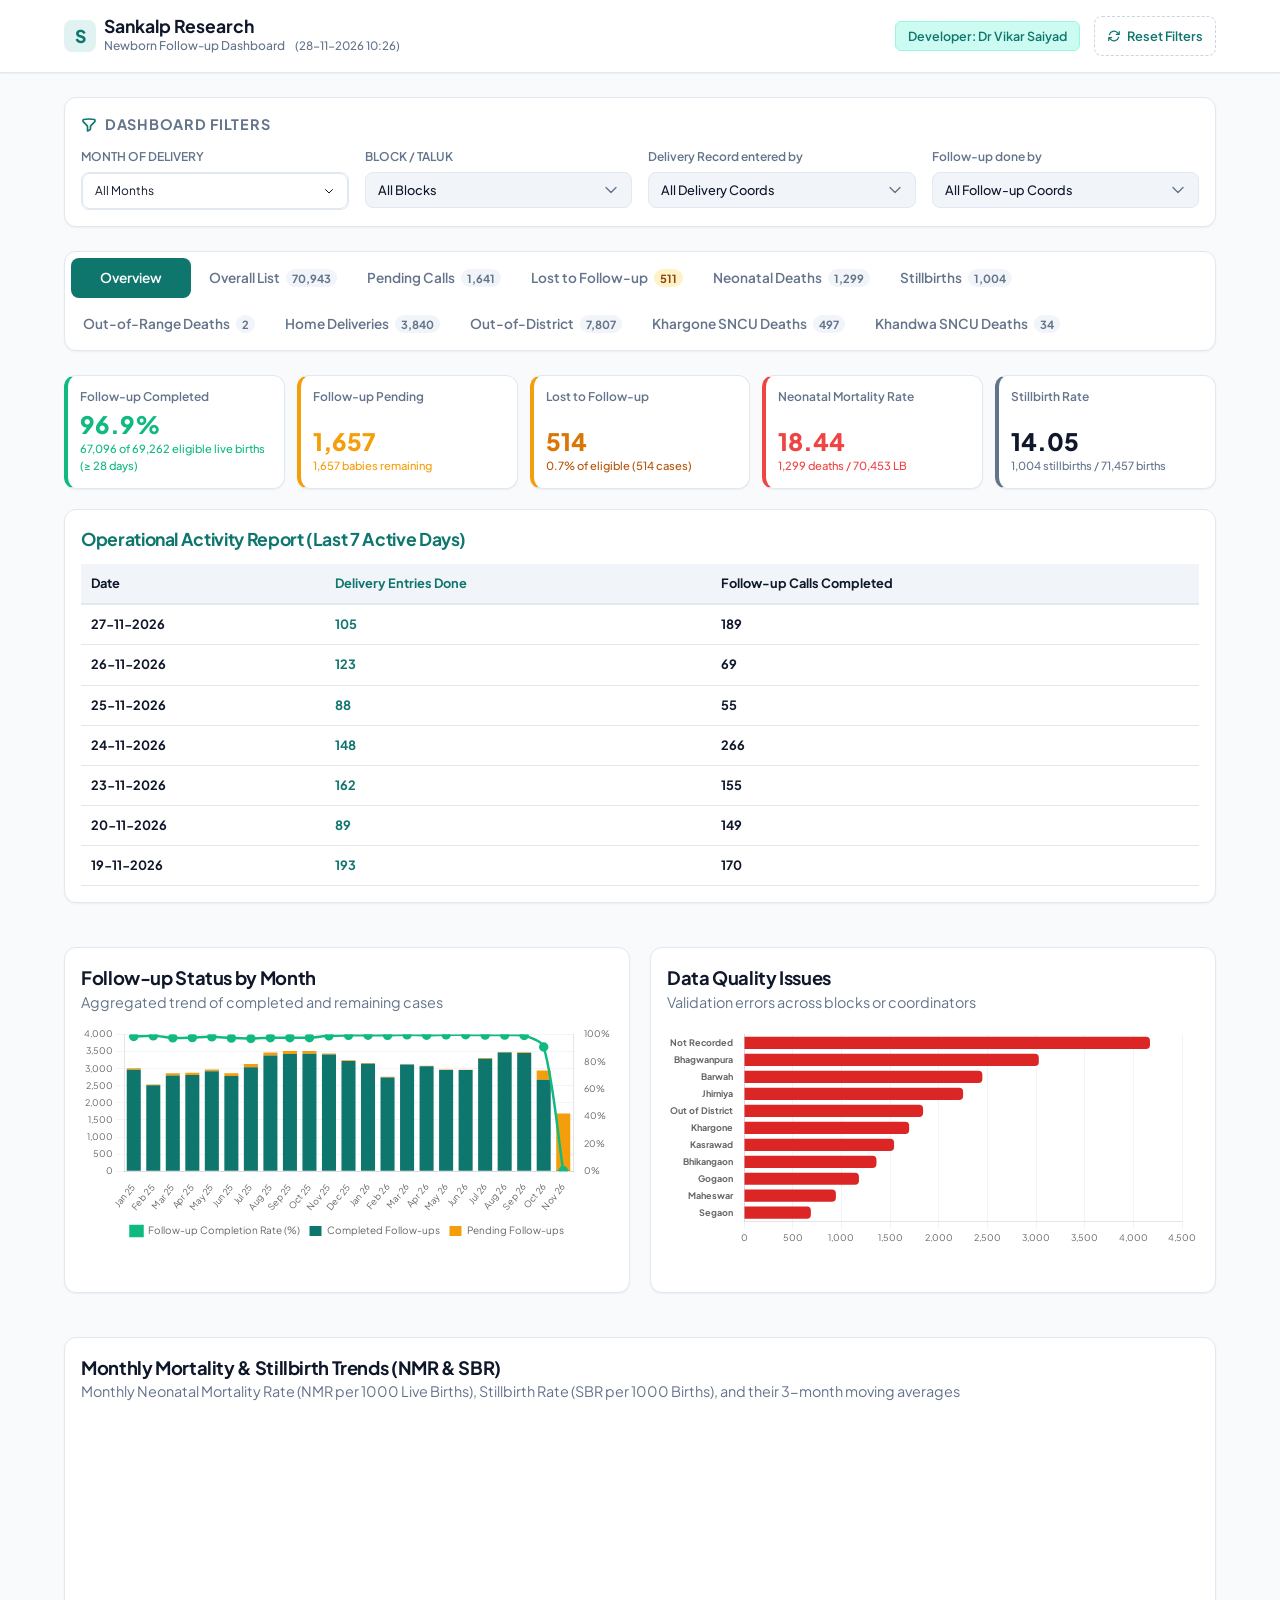
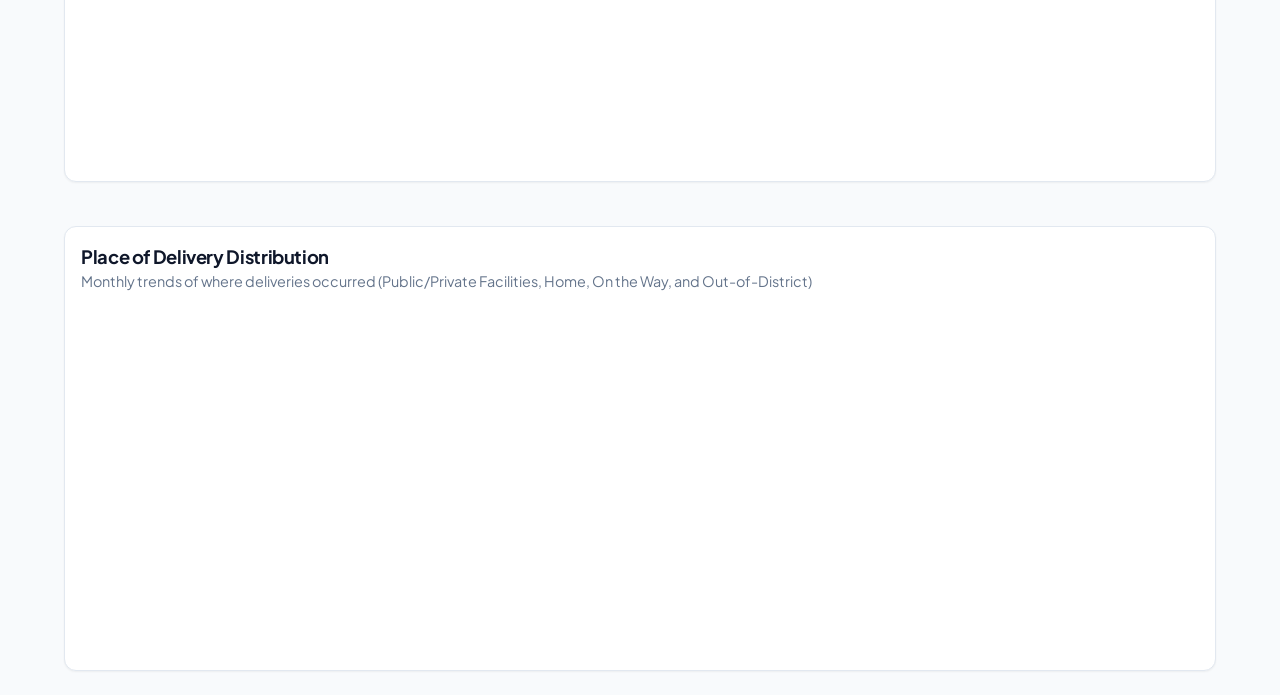
<file: index.html>
<!DOCTYPE html>
<html lang="en">
<head>
    <meta charset="UTF-8">
    <meta name="viewport" content="width=device-width, initial-scale=1.0, maximum-scale=1.0, user-scalable=no">
    <title>Sankalp Follow-up Dashboard</title>
    <link rel="stylesheet" href="templates/index.css?v=20261128112712">
    <!-- Chart.js Standalone Bundle -->
    <script src="templates/chart.min.js"></script>
</head>
<body>
    <div class="app-container">
        <!-- Sticky Header Navbar -->
        <header class="app-header">
            <div class="header-inner">
                <div class="brand-section">
                    <div class="brand-logo">S</div>
                    <div class="brand-title-wrap">
                        <span class="brand-title">Sankalp Research</span>
                        <span class="brand-subtitle">Newborn Follow-up Dashboard <span id="dashboard-last-updated" style="font-size: 0.72rem; color: #64748b; font-weight: 500; margin-left: 8px;"></span></span>
                    </div>
                </div>
                <div class="header-actions" style="display: flex; align-items: center; gap: 14px;">
                    <span class="developer-credit" style="font-size: 0.78rem; font-weight: 600; color: #0f766e; background: #ccfbf1; border: 1px solid #99f6e4; padding: 5px 12px; border-radius: 6px; white-space: nowrap;">Developer: Dr Vikar Saiyad</span>
                    <button id="reset-filters" class="reset-filters-btn" title="Reset all active filters">
                        <svg xmlns="http://www.w3.org/2000/svg" fill="none" viewBox="0 0 24 24" stroke-width="2" stroke="currentColor" style="width: 14px; height: 14px;">
                            <path stroke-linecap="round" stroke-linejoin="round" d="M16.023 9.348h4.992v-.001M2.985 19.644v-4.992m0 0h4.992m-4.993 0l3.181 3.183a8.25 8.25 0 0013.803-3.7M4.031 9.865a8.25 8.25 0 0113.803-3.7l3.181 3.182m0-4.991v4.99" />
                        </svg>
                        Reset Filters
                    </button>
                </div>
            </div>
        </header>

        <!-- Main Body Wrapper -->
        <main class="app-main">
            
            <!-- 1. Filters Dashboard Panel -->
            <section class="filters-panel" aria-label="Filters Panel">
                <div class="filters-header">
                    <span class="filters-title">
                        <svg xmlns="http://www.w3.org/2000/svg" fill="none" viewBox="0 0 24 24" stroke-width="2.5" stroke="currentColor" style="width: 16px; height: 16px; stroke: var(--color-primary);">
                            <path stroke-linecap="round" stroke-linejoin="round" d="M12 3c2.755 0 5.455.232 8.083.678.533.09.917.556.917 1.096v1.044a2.25 2.25 0 01-.659 1.591l-5.432 5.432a2.25 2.25 0 00-.659 1.591v2.927a2.25 2.25 0 01-1.244 2.013L9.75 21v-6.568a2.25 2.25 0 00-.659-1.591L3.659 7.409A2.25 2.25 0 013 5.818V4.774c0-.54.384-1.006.917-1.096A48.32 48.32 0 0112 3z" />
                        </svg>
                        Dashboard Filters
                    </span>
                </div>
                <div class="filters-grid">
                    <!-- Month Filter (Custom Multiselect) -->
                    <div class="filter-group" style="position: relative;">
                        <label class="filter-label">MONTH OF DELIVERY</label>
                        <div class="custom-multiselect" id="multiselect-month" style="width: 100%; border: 1px solid var(--color-border); border-radius: var(--radius-sm); background: #fff; cursor: pointer; position: relative;">
                            <div class="multiselect-select-box" style="padding: 6px 12px; font-size: 0.75rem; display: flex; justify-content: space-between; align-items: center; height: 36px; border: 1px solid var(--color-border); border-radius: var(--radius-sm);" onclick="toggleMonthDropdown(event)">
                                <span id="multiselect-label-month">All Months</span>
                                <svg style="width: 12px; height: 12px; fill: none; stroke: currentColor; stroke-width: 2;" viewBox="0 0 24 24">
                                    <path stroke-linecap="round" stroke-linejoin="round" d="M19 9l-7 7-7-7" />
                                </svg>
                            </div>
                            <div class="multiselect-options-container" id="multiselect-options-month" style="display: none; position: absolute; top: 100%; left: 0; right: 0; background: #fff; border: 1px solid var(--color-border); border-radius: var(--radius-sm); max-height: 250px; overflow-y: auto; z-index: 1000; box-shadow: var(--shadow-md); padding: 6px 0;">
                                <div style="padding: 4px 12px; border-bottom: 1px solid var(--color-bg-sunken); display: flex; justify-content: space-between; gap: 8px;">
                                    <button onclick="selectMonthPreset('ALL', event)" style="background: none; border: none; color: var(--color-primary); font-size: 0.7rem; font-weight: 700; cursor: pointer; padding: 0;">Select All</button>
                                    <button onclick="selectMonthPreset('NONE', event)" style="background: none; border: none; color: var(--color-text-muted); font-size: 0.7rem; font-weight: 700; cursor: pointer; padding: 0;">Clear All</button>
                                </div>
                                <div id="multiselect-checkbox-list-month">
                                    <!-- Checkboxes populated dynamically -->
                                </div>
                            </div>
                        </div>
                    </div>
                    <!-- Block Filter -->
                    <div class="filter-group">
                        <label for="filter-block" class="filter-label">BLOCK / TALUK</label>
                        <select id="filter-block" class="filter-select">
                            <option value="ALL">All Blocks</option>
                        </select>
                    </div>
                    <!-- Delivery Coordinator Filter -->
                    <div class="filter-group">
                        <label for="filter-deliv-coord" class="filter-label">Delivery Record entered by</label>
                        <select id="filter-deliv-coord" class="filter-select">
                            <option value="ALL">All Coordinators</option>
                        </select>
                    </div>
                    <!-- Follow-up Coordinator Filter -->
                    <div class="filter-group">
                        <label for="filter-followup-coord" class="filter-label">Follow-up done by</label>
                        <select id="filter-followup-coord" class="filter-select">
                            <option value="ALL">All Coordinators</option>
                        </select>
                    </div>
                </div>
            </section>

            <!-- 2. Tab Navigation Header -->
            <nav class="tab-navigation" aria-label="Dashboard Tab Navigation">
                <button class="tab-btn active" data-tab="overview">
                    Overview
                </button>
                <button class="tab-btn" data-tab="overall">
                    Overall List
                    <span id="badge-overall" class="tab-badge">0</span>
                </button>
                <button class="tab-btn" data-tab="pending">
                    Pending Calls
                    <span id="badge-pending" class="tab-badge">0</span>
                </button>
                <button class="tab-btn" data-tab="lost-followup">
                    Lost to Follow-up
                    <span id="badge-lost-followup" class="tab-badge" style="background: #fef3c7; color: #92400e;">0</span>
                </button>
                <button class="tab-btn" data-tab="deaths">
                    Neonatal Deaths
                    <span id="badge-deaths" class="tab-badge">0</span>
                </button>
                <button class="tab-btn" data-tab="stillbirths">
                    Stillbirths
                    <span id="badge-stillbirths" class="tab-badge">0</span>
                </button>
                <button class="tab-btn" data-tab="out-range-deaths">
                    Out-of-Range Deaths
                    <span id="badge-out-range-deaths" class="tab-badge">0</span>
                </button>
                <button class="tab-btn" data-tab="home-deliveries">
                    Home Deliveries
                    <span id="badge-home-deliveries" class="tab-badge">0</span>
                </button>
                <button class="tab-btn" data-tab="out-district-deliveries">
                    Out-of-District
                    <span id="badge-out-district-deliveries" class="tab-badge">0</span>
                </button>
                <button class="tab-btn" data-tab="sncu-deaths">
                    Khargone SNCU Deaths
                    <span id="badge-sncu-deaths" class="tab-badge">0</span>
                </button>
                <button class="tab-btn" data-tab="khandwa-sncu-deaths">
                    Khandwa SNCU Deaths
                    <span id="badge-khandwa-sncu-deaths" class="tab-badge">0</span>
                </button>
            </nav>

            <!-- ================= TAB 1: OVERVIEW & KPIS ================= -->
            <div id="panel-overview" class="tab-panel active">
                <!-- Summary Statistics Cards -->
                <section class="kpis-grid" aria-label="Key Performance Indicators">
                    <div class="kpi-card kpi-completed">
                        <span class="kpi-title">Follow-up Completed</span>
                        <div>
                            <div id="kpi-completion-rate" class="kpi-value">0%</div>
                            <div id="kpi-completion-detail" class="kpi-subtext" style="color: var(--color-success);">0 completed</div>
                        </div>
                    </div>
                    <div class="kpi-card kpi-pending">
                        <span class="kpi-title">Follow-up Pending</span>
                        <div>
                            <div id="kpi-pending-count" class="kpi-value">0</div>
                            <div id="kpi-pending-detail" class="kpi-subtext" style="color: var(--color-warning);">0 babies remaining</div>
                        </div>
                    </div>
                    <div class="kpi-card kpi-lost" style="border-left: 4px solid #f59e0b; cursor: pointer;" onclick="document.querySelector('[data-tab=\'lost-followup\']').click()" title="Click to view Lost to Follow-up cases">
                        <span class="kpi-title">Lost to Follow-up</span>
                        <div>
                            <div id="kpi-lost-count" class="kpi-value" style="color: #d97706;">0</div>
                            <div id="kpi-lost-detail" class="kpi-subtext" style="color: #b45309;">0 cases</div>
                        </div>
                    </div>
                    <div class="kpi-card kpi-nmr">
                        <span class="kpi-title">Neonatal Mortality Rate</span>
                        <div>
                            <div id="kpi-nmr-rate" class="kpi-value">0.00</div>
                            <div id="kpi-nmr-detail" class="kpi-subtext" style="color: var(--color-danger);">0 deaths / 0 live births</div>
                        </div>
                    </div>
                    <div class="kpi-card kpi-sb">
                        <span class="kpi-title">Stillbirth Rate</span>
                        <div>
                            <div id="kpi-stillbirth-rate" class="kpi-value">0.00</div>
                            <div id="kpi-stillbirth-detail" class="kpi-subtext" style="color: var(--color-text-muted);">0 deaths / 0 total</div>
                        </div>
                    </div>
                </section>

                <!-- Last 7 Days Operational Activity Summary -->
                <section class="activity-banner" style="background:#fff; border:1px solid var(--color-border); border-radius:var(--radius-md); padding:16px; margin-bottom:24px; box-shadow:var(--shadow-sm);">
                    <h2 style="font-size:1.1rem; font-weight:700; color:var(--color-primary); margin:0 0 12px 0; display:flex; align-items:center; gap:8px;">
                         Operational Activity Report (Last 7 Active Days)
                    </h2>
                    <div style="overflow-x:auto;">
                        <table class="linelist-table" style="width:100%; border-collapse:collapse; font-size:0.8rem; background:#fff;">
                            <thead>
                                <tr style="background:var(--color-bg-sunken); text-align:left;">
                                    <th style="padding:10px; border-bottom:2px solid var(--color-border); font-weight:700;">Date</th>
                                    <th style="padding:10px; border-bottom:2px solid var(--color-border); color:var(--color-primary); font-weight:700;">Delivery Entries Done</th>
                                    <th style="padding:10px; border-bottom:2px solid var(--color-border); color:var(--color-secondary); font-weight:700;">Follow-up Calls Completed</th>
                                </tr>
                            </thead>
                            <tbody id="activity-report-body">
                                <!-- Populated dynamically -->
                            </tbody>
                        </table>
                    </div>
                </section>

                <!-- Visual Charts Trend Section -->
                <section class="charts-section" aria-label="Visual Analytics">
                    <div class="chart-card">
                        <div class="chart-header">
                            <h2>Follow-up Status by Month</h2>
                            <p>Aggregated trend of completed and remaining cases</p>
                        </div>
                        <div class="chart-container">
                            <canvas id="monthlyTrendChart"></canvas>
                        </div>
                    </div>
                    <div class="chart-card">
                        <div class="chart-header">
                            <h2>Data Quality Issues</h2>
                            <p>Validation errors across blocks or coordinators</p>
                        </div>
                        <div class="chart-container">
                            <canvas id="blockCompletionChart"></canvas>
                        </div>
                    </div>
                </section>

                <!-- Full-width Monthly Mortality & Stillbirth Trends Chart -->
                <section style="margin-top:24px;">
                    <div class="chart-card" style="width:100%; min-height:400px;">
                        <div class="chart-header">
                            <h2>Monthly Mortality & Stillbirth Trends (NMR & SBR)</h2>
                            <p>Monthly Neonatal Mortality Rate (NMR per 1000 Live Births), Stillbirth Rate (SBR per 1000 Births), and their 3-month moving averages</p>
                        </div>
                        <div class="chart-container" style="height:350px;">
                            <canvas id="mortalityTrendChart"></canvas>
                        </div>
                    </div>
                </section>

                <!-- Place of Delivery Distribution Chart -->
                <section style="margin-top:24px;">
                    <div class="chart-card" style="width:100%; min-height:400px;">
                        <div class="chart-header">
                            <h2>Place of Delivery Distribution</h2>
                            <p>Monthly trends of where deliveries occurred (Public/Private Facilities, Home, On the Way, and Out-of-District)</p>
                        </div>
                        <div class="chart-container" style="height:350px;">
                            <canvas id="placeOfDeliveryChart"></canvas>
                        </div>
                    </div>
                </section>
            </div>

            <!-- ================= TAB 2: OVERALL LINE LIST ================= -->
            <div id="panel-overall" class="tab-panel">
                <div class="line-list-wrapper">
                    <div class="list-header-row">
                        <div class="list-title-wrap">
                            <h2>Overall Delivery Records</h2>
                            <p>Full registry of births, tracking delivery status and outcomes (Click rows to expand details)</p>
                        </div>
                        <div class="list-controls">
                            <!-- Toggle to show only discrepancy cases -->
                            <div class="filter-group" style="margin: 0; min-width: 180px; display: inline-flex; flex-direction: column;">
                                <label for="filter-discrepancy-notif-reg" class="filter-label" style="font-size: 0.65rem; margin-bottom: 2px; font-weight: 700; color: var(--color-text-muted);">NOTIFICATION & REGISTRATION VALIDATION FILTER</label>
                                <select id="filter-discrepancy-notif-reg" class="filter-select" style="font-size: 0.75rem; padding: 4px 8px; height: 32px; border: 1px solid var(--color-border); border-radius: var(--radius-sm); background: #fff; cursor: pointer;">
                                    <option value="ALL">All Records</option>
                                    <option value="ANY">Any Form 1 Error</option>
                                    <option value="NONE">No Form 1 Error</option>
                                    <option value="1.1">1.1 Delivery Date Missing</option>
                                    <option value="1.2">1.2 Block Name Missing</option>
                                    <option value="1.3">1.3 Gestational Age Missing</option>
                                    <option value="1.4">1.4 Gestational Age Mismatch</option>
                                    <option value="1.5">1.5 Delivery Type Missing</option>
                                    <option value="1.6">1.6 Delivery Location Missing</option>
                                    <option value="1.7">1.7 Number of Babies Delivered Missing</option>
                                    <option value="1.8">1.8 Baby Not Registered after Notification</option>
                                    <option value="1.9">1.9 Status of the baby at birth mismatched</option>
                                    <option value="1.10">1.10 Stillbirth with GA < 28 wks or Weight < 1000g</option>
                                    <option value="1.11">1.11 Baby Gender Missing</option>
                                    <option value="1.12">1.12 Birth Weight Missing / 9999</option>
                                    <option value="1.13">1.13 Gestational Age < 24 for Live Birth</option>
                                    <option value="1.14">1.14 Intergrowth Chart GA vs BW Mismatch</option>
                                    <option value="1.15">1.15 Mobile Number Issues</option>
                                    <option value="1.16">1.16 Duplicate Entries</option>
                                    <option value="1.17">1.17 Future Date Issues</option>
                                </select>
                            </div>
                            <div class="filter-group" style="margin: 0; min-width: 180px; display: inline-flex; flex-direction: column; margin-left: 12px;">
                                <label for="filter-discrepancy-day29" class="filter-label" style="font-size: 0.65rem; margin-bottom: 2px; font-weight: 700; color: var(--color-text-muted);">DAY 29 FOLLOW-UP VALIDATION FILTER</label>
                                <select id="filter-discrepancy-day29" class="filter-select" style="font-size: 0.75rem; padding: 4px 8px; height: 32px; border: 1px solid var(--color-border); border-radius: var(--radius-sm); background: #fff; cursor: pointer;">
                                    <option value="ALL">All Records</option>
                                    <option value="ANY">Any Form 2 Error</option>
                                    <option value="NONE">No Form 2 Error</option>
                                    <option value="2.1">2.1 Status of Baby at Day 29 Follow-up Missing / Due</option>
                                    <option value="2.2">2.2 Date of Death Missing</option>
                                    <option value="2.3">2.3 Place of Death Missing</option>
                                    <option value="2.4">2.4 Age at Death Invalid</option>
                                    <option value="2.5">2.5 Factors Associated with newborn deaths missing</option>
                                    <option value="2.6">2.6 Follow-up Date Conflicts</option>
                                    <option value="2.7">2.7 Death Timeline Issues</option>
                                </select>
                            </div>
                            <div class="filter-group" style="margin: 0; min-width: 180px; display: inline-flex; flex-direction: column; margin-left: 12px;">
                                <label for="filter-deliv-loc" class="filter-label" style="font-size: 0.65rem; margin-bottom: 2px; font-weight: 700; color: var(--color-text-muted);">DELIVERY LOCATION FILTER</label>
                                <select id="filter-deliv-loc" class="filter-select" style="font-size: 0.75rem; padding: 4px 8px; height: 32px; border: 1px solid var(--color-border); border-radius: var(--radius-sm); background: #fff; cursor: pointer;">
                                    <option value="ALL">All Locations</option>
                                    <option value="Public Facility (In-District)">Public Facility (In-District)</option>
                                    <option value="Private Facility (In-District)">Private Facility (In-District)</option>
                                    <option value="Home (In-District)">Home (In-District)</option>
                                    <option value="On the Way">On the Way</option>
                                    <option value="Out of District">Out of District</option>
                                    <option value="Other/Unspecified">Other/Unspecified</option>
                                </select>
                            </div>
                            <span id="overall-count-badge" class="list-count-badge">0 records</span>
                            <div class="search-bar-wrap">
                                <svg class="search-icon" xmlns="http://www.w3.org/2000/svg" fill="none" viewBox="0 0 24 24" stroke-width="2" stroke="currentColor">
                                    <path stroke-linecap="round" stroke-linejoin="round" d="M21 21l-5.197-5.197m0 0A7.5 7.5 0 105.196 5.196a7.5 7.5 0 0010.637 10.637z" />
                                </svg>
                                <input id="search-overall" type="search" class="search-input" placeholder="Search mother name, ID, phone...">
                            </div>
                            <div class="export-btn-group" style="display: flex; gap: 8px; align-items: center; margin-left: 12px; margin-right: 4px;">
                                <button onclick="exportToCSV('overall')" class="export-btn" title="Export filtered list to Excel CSV" style="display: inline-flex; align-items: center; gap: 4px; padding: 5px 10px; font-size: 11px; font-weight: 600; color: #fff; background: var(--color-primary); border: none; border-radius: var(--radius-sm); cursor: pointer; transition: background 0.15s ease;">
                                    <svg style="width: 12px; height: 12px;" fill="currentColor" viewBox="0 0 24 24"><path d="M19 9h-4V3H9v6H5l7 7 7-7zM5 18v2h14v-2H5z"/></svg> Export
                                </button>
                                <button onclick="copyToClipboard('overall')" class="export-btn" title="Copy filtered list to clipboard" style="display: inline-flex; align-items: center; gap: 4px; padding: 5px 10px; font-size: 11px; font-weight: 600; color: #fff; background: var(--color-secondary); border: none; border-radius: var(--radius-sm); cursor: pointer; transition: background 0.15s ease;">
                                    <svg style="width: 12px; height: 12px;" fill="currentColor" viewBox="0 0 24 24"><path d="M16 1H4c-1.1 0-2 .9-2 2v14h2V3h12V1zm3 4H8c-1.1 0-2 .9-2 2v14c0 1.1.9 2 2 2h11c1.1 0 2-.9 2-2V7c0-1.1-.9-2-2-2zm0 16H8V7h11v14z"/></svg> Copy
                                </button>
                            </div>
                        </div>
                    </div>

                    <!-- Desktop Tables Container -->
                    <div class="table-responsive-container">
                        <table class="dashboard-table" id="overall-table">
                            <thead>
                                <tr>
                                    <th class="sortable" data-sort="id">Record ID <span class="sort-indicator"></span></th>
                                    <th class="sortable" data-sort="block">Block <span class="sort-indicator"></span></th>
                                    <th class="sortable" data-sort="name">Mother Name <span class="sort-indicator"></span></th>
                                    <th class="sortable" data-sort="deliv_date">Delivery Date <span class="sort-indicator"></span></th>
                                    <th class="sortable" data-sort="deliv_loc">Delivery Location <span class="sort-indicator"></span></th>
                                    <th class="sortable" data-sort="deliv_place">Delivery Place Name <span class="sort-indicator"></span></th>
                                    <th class="sortable" data-sort="phone1">Family Mobile <span class="sort-indicator"></span></th>
                                    <th>Baby 1 Final Status</th>
                                    <th>Baby 2 Final Status</th>
                                    <th>Baby 3 Final Status</th>
                                    <th class="sortable" data-sort="has_disc">Issues <span class="sort-indicator"></span></th>
                                </tr>
                            </thead>
                            <tbody id="overall-table-body">
                                <!-- Populated dynamically -->
                            </tbody>
                        </table>
                    </div>

                    <!-- Mobile Card Stack Container -->
                    <div id="overall-cards-container" class="cards-list-container">
                        <!-- Populated dynamically -->
                    </div>

                    <div class="load-more-wrap">
                        <button id="load-more-overall" class="load-more-btn">Load More Records</button>
                    </div>
                </div>
            </div>

            <!-- ================= TAB 3: PENDING FOLLOW UP LINE LIST ================= -->
            <div id="panel-pending" class="tab-panel">
                <div class="line-list-wrapper">
                    <div class="list-header-row">
                        <div class="list-title-wrap">
                            <h2>Remaining 28-day Follow-up Calls</h2>
                            <p>Live list of mothers requiring newborn tracking calls with address & ASHA contacts</p>
                        </div>
                        <div class="list-controls">
                            <span id="pending-count-badge" class="list-count-badge">0 pending</span>
                            <div class="filter-group-inline" style="margin-right: 12px; display: inline-flex; align-items: center; gap: 6px;">
                                <label for="filter-pending-type" style="font-size: 0.65rem; font-weight: 700; color: var(--color-text-muted); text-transform: uppercase;">Follow-up Type</label>
                                <select id="filter-pending-type" class="filter-select" style="font-size: 0.75rem; padding: 4px 8px; height: 32px; border: 1px solid var(--color-border); border-radius: var(--radius-sm); background: #fff; cursor: pointer; min-width: 250px;">
                                    <option value="ALL">All Due & Overdue (Age >= 28 Days)</option>
                                    <option value="D28">Due Today (Day 28 Follow-up)</option>
                                    <option value="D29">Day 29 Follow-up</option>
                                    <option value="OVERDUE">Overdue Follow-ups (Age >= 29 Days)</option>
                                    <option value="ALL_COHORT">All Incomplete Cases (All Cohort Ages)</option>
                                </select>
                            </div>
                            <div class="search-bar-wrap">
                                <svg class="search-icon" xmlns="http://www.w3.org/2000/svg" fill="none" viewBox="0 0 24 24" stroke-width="2" stroke="currentColor">
                                    <path stroke-linecap="round" stroke-linejoin="round" d="M21 21l-5.197-5.197m0 0A7.5 7.5 0 105.196 5.196a7.5 7.5 0 0010.637 10.637z" />
                                </svg>
                                <input id="search-pending" type="search" class="search-input" placeholder="Search name, phone, village...">
                            </div>
                            <div class="export-btn-group" style="display: flex; gap: 8px; align-items: center; margin-left: 12px; margin-right: 4px;">
                                <button onclick="exportToCSV('pending')" class="export-btn" title="Export filtered list to Excel CSV" style="display: inline-flex; align-items: center; gap: 4px; padding: 5px 10px; font-size: 11px; font-weight: 600; color: #fff; background: var(--color-primary); border: none; border-radius: var(--radius-sm); cursor: pointer; transition: background 0.15s ease;">
                                    <svg style="width: 12px; height: 12px;" fill="currentColor" viewBox="0 0 24 24"><path d="M19 9h-4V3H9v6H5l7 7 7-7zM5 18v2h14v-2H5z"/></svg> Export
                                </button>
                                <button onclick="copyToClipboard('pending')" class="export-btn" title="Copy filtered list to clipboard" style="display: inline-flex; align-items: center; gap: 4px; padding: 5px 10px; font-size: 11px; font-weight: 600; color: #fff; background: var(--color-secondary); border: none; border-radius: var(--radius-sm); cursor: pointer; transition: background 0.15s ease;">
                                    <svg style="width: 12px; height: 12px;" fill="currentColor" viewBox="0 0 24 24"><path d="M16 1H4c-1.1 0-2 .9-2 2v14h2V3h12V1zm3 4H8c-1.1 0-2 .9-2 2v14c0 1.1.9 2 2 2h11c1.1 0 2-.9 2-2V7c0-1.1-.9-2-2-2zm0 16H8V7h11v14z"/></svg> Copy
                                </button>
                            </div>
                        </div>
                    </div>

                    <!-- Desktop Tables Container -->
                    <div class="table-responsive-container">
                        <table class="dashboard-table" id="pending-table">
                            <thead>
                                <tr>
                                    <th class="sortable" data-sort="id">Record ID <span class="sort-indicator"></span></th>
                                    <th class="sortable" data-sort="block">Block <span class="sort-indicator"></span></th>
                                    <th class="sortable" data-sort="name">Mother Name <span class="sort-indicator"></span></th>
                                    <th class="sortable" data-sort="delivery_date">Delivery Date <span class="sort-indicator"></span></th>
                                    <th class="sortable" data-sort="coord">Entered By <span class="sort-indicator"></span></th>
                                    <th class="sortable" data-sort="village">Address Details (Village, GP) <span class="sort-indicator"></span></th>
                                    <th>ASHA & Subcentre Contacts</th>
                                    <th>Calls (Pill Buttons)</th>
                                    <th>Final Status</th>
                                </tr>
                            </thead>
                            <tbody id="pending-table-body">
                                <!-- Populated dynamically -->
                            </tbody>
                        </table>
                    </div>

                    <!-- Mobile Card Stack Container -->
                    <div id="pending-cards-container" class="cards-list-container">
                        <!-- Populated dynamically -->
                    </div>

                    <div class="load-more-wrap">
                        <button id="load-more-pending" class="load-more-btn">Load More Pending</button>
                    </div>
                </div>
            </div>


            <!-- ================= TAB: LOST TO FOLLOW-UP LINE LIST ================= -->
            <div id="panel-lost-followup" class="tab-panel">
                <div class="line-list-wrapper">
                    <div class="list-header-row">
                        <div class="list-title-wrap">
                            <h2>Lost to Follow-up Cases</h2>
                            <p>Line list of mothers and newborns where 28-day follow-up could not be completed due to invalid numbers, switch off, or migration</p>
                        </div>
                        <div class="list-controls">
                            <span id="lost-followup-count-badge" class="list-count-badge">0 cases</span>
                            <div class="filter-group-inline" style="margin-right: 12px; display: inline-flex; align-items: center; gap: 6px;">
                                <label for="filter-lost-category" style="font-size: 0.65rem; font-weight: 700; color: var(--color-text-muted); text-transform: uppercase;">Lost Reason</label>
                                <select id="filter-lost-category" class="filter-select" style="font-size: 0.75rem; padding: 4px 8px; height: 32px; border: 1px solid var(--color-border); border-radius: var(--radius-sm); background: #fff; cursor: pointer; min-width: 200px;">
                                    <option value="ALL">All Reasons</option>
                                    <option value="Wrong Number">Wrong Number (गलत नंबर)</option>
                                    <option value="Switched Off">Switched Off (स्विच ऑफ)</option>
                                    <option value="Not Responding">Not Responding (कॉल नहीं उठाया)</option>
                                    <option value="Contact Not Available">Contact Not Available (संपर्क उपलब्ध नहीं)</option>
                                    <option value="Out of District / Migrated">Out of District / Migrated (पलायन)</option>
                                    <option value="Other Reason">Other Reason (अन्य कारण)</option>
                                </select>
                            </div>
                            <div class="search-bar-wrap">
                                <svg class="search-icon" xmlns="http://www.w3.org/2000/svg" fill="none" viewBox="0 0 24 24" stroke-width="2" stroke="currentColor">
                                    <path stroke-linecap="round" stroke-linejoin="round" d="M21 21l-5.197-5.197m0 0A7.5 7.5 0 105.196 5.196a7.5 7.5 0 0010.637 10.637z" />
                                </svg>
                                <input id="search-lost-followup" type="search" class="search-input" placeholder="Search name, phone, village, reason...">
                            </div>
                            <div class="export-btn-group" style="display: flex; gap: 8px; align-items: center; margin-left: 12px; margin-right: 4px;">
                                <button onclick="exportToCSV('lost-followup')" class="export-btn" title="Export filtered list to Excel CSV" style="display: inline-flex; align-items: center; gap: 4px; padding: 5px 10px; font-size: 11px; font-weight: 600; color: #fff; background: var(--color-primary); border: none; border-radius: var(--radius-sm); cursor: pointer; transition: background 0.15s ease;">
                                    <svg style="width: 12px; height: 12px;" fill="currentColor" viewBox="0 0 24 24"><path d="M19 9h-4V3H9v6H5l7 7 7-7zM5 18v2h14v-2H5z"/></svg> Export
                                </button>
                                <button onclick="copyToClipboard('lost-followup')" class="export-btn" title="Copy filtered list to clipboard" style="display: inline-flex; align-items: center; gap: 4px; padding: 5px 10px; font-size: 11px; font-weight: 600; color: #fff; background: var(--color-secondary); border: none; border-radius: var(--radius-sm); cursor: pointer; transition: background 0.15s ease;">
                                    <svg style="width: 12px; height: 12px;" fill="currentColor" viewBox="0 0 24 24"><path d="M16 1H4c-1.1 0-2 .9-2 2v14h2V3h12V1zm3 4H8c-1.1 0-2 .9-2 2v14c0 1.1.9 2 2 2h11c1.1 0 2-.9 2-2V7c0-1.1-.9-2-2-2zm0 16H8V7h11v14z"/></svg> Copy
                                </button>
                            </div>
                        </div>
                    </div>

                    <!-- Desktop Tables Container -->
                    <div class="table-responsive-container">
                        <table class="dashboard-table" id="lost-followup-table">
                            <thead>
                                <tr>
                                    <th class="sortable" data-sort="id">Record ID <span class="sort-indicator"></span></th>
                                    <th class="sortable" data-sort="block">Block <span class="sort-indicator"></span></th>
                                    <th class="sortable" data-sort="name">Mother Name <span class="sort-indicator"></span></th>
                                    <th class="sortable" data-sort="delivery_date">Delivery Date & Age <span class="sort-indicator"></span></th>
                                    <th class="sortable" data-sort="followup_coord">Follow-up Coordinator <span class="sort-indicator"></span></th>
                                    <th class="sortable" data-sort="village">Address Details (Village, Subcentre) <span class="sort-indicator"></span></th>
                                    <th>ANM & CHO Contacts</th>
                                    <th>Family Mobile No.</th>
                                    <th>Loss Category & Remark</th>
                                </tr>
                            </thead>
                            <tbody id="lost-followup-table-body">
                                <!-- Populated dynamically -->
                            </tbody>
                        </table>
                    </div>

                    <!-- Mobile Card Stack Container -->
                    <div id="lost-followup-cards-container" class="cards-list-container">
                        <!-- Populated dynamically -->
                    </div>

                    <div class="load-more-wrap">
                        <button id="load-more-lost-followup" class="load-more-btn">Load More Lost Cases</button>
                    </div>
                </div>
            </div>

            <!-- ================= TAB 4: NEONATAL DEATHS LINE LIST ================= -->
            <div id="panel-deaths" class="tab-panel">
                <div class="line-list-wrapper">
                    <div class="list-header-row">
                        <div class="list-title-wrap">
                            <h2>Neonatal Death Registry (<= 28 Days)</h2>
                            <p>List of live-born babies who died during the neonatal follow-up window</p>
                        </div>
                        <div class="list-controls">
                            <span id="deaths-count-badge" class="list-count-badge">0 deaths</span>
                            <div class="search-bar-wrap">
                                <svg class="search-icon" xmlns="http://www.w3.org/2000/svg" fill="none" viewBox="0 0 24 24" stroke-width="2" stroke="currentColor">
                                    <path stroke-linecap="round" stroke-linejoin="round" d="M21 21l-5.197-5.197m0 0A7.5 7.5 0 105.196 5.196a7.5 7.5 0 0010.637 10.637z" />
                                </svg>
                                <input id="search-deaths" type="search" class="search-input" placeholder="Search mother name, baby ID...">
                            </div>
                            <div class="export-btn-group" style="display: flex; gap: 8px; align-items: center; margin-left: 12px; margin-right: 4px;">
                                <button onclick="exportToCSV('deaths')" class="export-btn" title="Export filtered list to Excel CSV" style="display: inline-flex; align-items: center; gap: 4px; padding: 5px 10px; font-size: 11px; font-weight: 600; color: #fff; background: var(--color-primary); border: none; border-radius: var(--radius-sm); cursor: pointer; transition: background 0.15s ease;">
                                    <svg style="width: 12px; height: 12px;" fill="currentColor" viewBox="0 0 24 24"><path d="M19 9h-4V3H9v6H5l7 7 7-7zM5 18v2h14v-2H5z"/></svg> Export
                                </button>
                                <button onclick="copyToClipboard('deaths')" class="export-btn" title="Copy filtered list to clipboard" style="display: inline-flex; align-items: center; gap: 4px; padding: 5px 10px; font-size: 11px; font-weight: 600; color: #fff; background: var(--color-secondary); border: none; border-radius: var(--radius-sm); cursor: pointer; transition: background 0.15s ease;">
                                    <svg style="width: 12px; height: 12px;" fill="currentColor" viewBox="0 0 24 24"><path d="M16 1H4c-1.1 0-2 .9-2 2v14h2V3h12V1zm3 4H8c-1.1 0-2 .9-2 2v14c0 1.1.9 2 2 2h11c1.1 0 2-.9 2-2V7c0-1.1-.9-2-2-2zm0 16H8V7h11v14z"/></svg> Copy
                                </button>
                            </div>
                        </div>
                    </div>

                    <!-- Neonatal Deaths Sub-Filters -->
                    <div class="tab-filters-row" style="display:flex; flex-wrap:wrap; gap:16px; margin-bottom:16px; background:#f8fafc; padding:12px; border-radius:var(--radius-sm); border: 1px solid var(--color-border); align-items:center;">
                        <div class="filter-group" style="margin: 0; min-width: 140px; display: flex; flex-direction: column;">
                            <label for="filter-death-baby-num" class="filter-label" style="font-size: 0.65rem; margin-bottom: 2px; font-weight:700; color: var(--color-text-muted);">FILTER BY BABY NUMBER</label>
                            <select id="filter-death-baby-num" class="filter-select" style="font-size: 0.75rem; padding: 4px 8px; height: 32px; width: 100%; border: 1px solid var(--color-border); border-radius: var(--radius-sm); background: #fff; cursor: pointer;">
                                <option value="ALL">All Babies</option>
                                <option value="Baby 1">Baby 1</option>
                                <option value="Baby 2">Baby 2</option>
                                <option value="Baby 3">Baby 3</option>
                            </select>
                        </div>
                        <div class="filter-group" style="margin: 0; min-width: 180px; display: flex; flex-direction: column;">
                            <label for="filter-death-place" class="filter-label" style="font-size: 0.65rem; margin-bottom: 2px; font-weight:700; color: var(--color-text-muted);">FILTER BY PLACE OF DEATH</label>
                            <select id="filter-death-place" class="filter-select" style="font-size: 0.75rem; padding: 4px 8px; height: 32px; width: 100%; border: 1px solid var(--color-border); border-radius: var(--radius-sm); background: #fff; cursor: pointer;">
                                <option value="ALL">All Places of Death</option>
                            </select>
                        </div>
                        <div class="filter-group" style="margin: 0; min-width: 200px; display: flex; flex-direction: column;">
                            <label for="filter-death-deliv-place" class="filter-label" style="font-size: 0.65rem; margin-bottom: 2px; font-weight:700; color: var(--color-text-muted);">FILTER BY PLACE OF DELIVERY (COL BY)</label>
                            <select id="filter-death-deliv-place" class="filter-select" style="font-size: 0.75rem; padding: 4px 8px; height: 32px; width: 100%; border: 1px solid var(--color-border); border-radius: var(--radius-sm); background: #fff; cursor: pointer;">
                                <option value="ALL">All Places of Delivery</option>
                            </select>
                        </div>
                    </div>

                    <!-- Desktop Tables Container -->
                    <div class="table-responsive-container">
                        <table class="dashboard-table" id="deaths-table">
                            <thead>
                                <tr>
                                    <th class="sortable" data-sort="id">Record ID <span class="sort-indicator">↕</span></th>
                                    <th class="sortable" data-sort="block">Block <span class="sort-indicator">↕</span></th>
                                    <th class="sortable" data-sort="name">Mother Name <span class="sort-indicator">↕</span></th>
                                    <th class="sortable" data-sort="baby_num">Baby <span class="sort-indicator">↕</span></th>
                                    <th class="sortable" data-sort="sex">Sex <span class="sort-indicator">↕</span></th>
                                    <th class="sortable" data-sort="weight">Birth Weight <span class="sort-indicator">↕</span></th>
                                    <th class="sortable" data-sort="delivery_date">Delivery Date <span class="sort-indicator">↕</span></th>
                                    <th class="sortable" data-sort="death_date">Death Date <span class="sort-indicator">↕</span></th>
                                    <th class="sortable" data-sort="age_at_death">Age at Death <span class="sort-indicator">↕</span></th>
                                    <th class="sortable" data-sort="place_of_death">Place of Death <span class="sort-indicator">↕</span></th>
                                    <th class="sortable" data-sort="deliv_place">Place of Delivery <span class="sort-indicator">↕</span></th>
                                    <th class="sortable" data-sort="phone1">Phone <span class="sort-indicator">↕</span></th>
                                </tr>
                            </thead>
                            <tbody id="deaths-table-body">
                                <!-- Populated dynamically -->
                            </tbody>
                        </table>
                    </div>

                    <!-- Mobile Card Stack Container -->
                    <div id="deaths-cards-container" class="cards-list-container">
                        <!-- Populated dynamically -->
                    </div>

                    <div class="load-more-wrap">
                        <button id="load-more-deaths" class="load-more-btn">Load More Deaths</button>
                    </div>
                </div>
            </div>

            <!-- ================= TAB 5: STILLBIRTH LINE LIST ================= -->
            <div id="panel-stillbirths" class="tab-panel">
                <div class="line-list-wrapper">
                    <div class="list-header-row">
                        <div class="list-title-wrap">
                            <h2>Stillbirth / IUD Registry</h2>
                            <p>List of stillborn cases (Intrauterine Deaths) reported at registration</p>
                        </div>
                        <div class="list-controls">
                            <span id="stillbirths-count-badge" class="list-count-badge">0 stillbirths</span>
                            <div class="search-bar-wrap">
                                <svg class="search-icon" xmlns="http://www.w3.org/2000/svg" fill="none" viewBox="0 0 24 24" stroke-width="2" stroke="currentColor">
                                    <path stroke-linecap="round" stroke-linejoin="round" d="M21 21l-5.197-5.197m0 0A7.5 7.5 0 105.196 5.196a7.5 7.5 0 0010.637 10.637z" />
                                </svg>
                                <input id="search-stillbirths" type="search" class="search-input" placeholder="Search mother name, baby ID...">
                            </div>
                            <div class="export-btn-group" style="display: flex; gap: 8px; align-items: center; margin-left: 12px; margin-right: 4px;">
                                <button onclick="exportToCSV('stillbirths')" class="export-btn" title="Export filtered list to Excel CSV" style="display: inline-flex; align-items: center; gap: 4px; padding: 5px 10px; font-size: 11px; font-weight: 600; color: #fff; background: var(--color-primary); border: none; border-radius: var(--radius-sm); cursor: pointer; transition: background 0.15s ease;">
                                    <svg style="width: 12px; height: 12px;" fill="currentColor" viewBox="0 0 24 24"><path d="M19 9h-4V3H9v6H5l7 7 7-7zM5 18v2h14v-2H5z"/></svg> Export
                                </button>
                                <button onclick="copyToClipboard('stillbirths')" class="export-btn" title="Copy filtered list to clipboard" style="display: inline-flex; align-items: center; gap: 4px; padding: 5px 10px; font-size: 11px; font-weight: 600; color: #fff; background: var(--color-secondary); border: none; border-radius: var(--radius-sm); cursor: pointer; transition: background 0.15s ease;">
                                    <svg style="width: 12px; height: 12px;" fill="currentColor" viewBox="0 0 24 24"><path d="M16 1H4c-1.1 0-2 .9-2 2v14h2V3h12V1zm3 4H8c-1.1 0-2 .9-2 2v14c0 1.1.9 2 2 2h11c1.1 0 2-.9 2-2V7c0-1.1-.9-2-2-2zm0 16H8V7h11v14z"/></svg> Copy
                                </button>
                            </div>
                        </div>
                    </div>

                    <!-- Stillbirths Sub-Filters -->
                    <div class="tab-filters-row" style="display:flex; flex-wrap:wrap; gap:16px; margin-bottom:16px; background:#f8fafc; padding:12px; border-radius:var(--radius-sm); border: 1px solid var(--color-border); align-items:center;">
                        <div class="filter-group" style="margin: 0; min-width: 180px; display: flex; flex-direction: column;">
                            <label for="filter-stillbirth-loc" class="filter-label" style="font-size: 0.65rem; margin-bottom: 2px; font-weight:700; color: var(--color-text-muted);">FILTER BY DELIVERY LOCATION</label>
                            <select id="filter-stillbirth-loc" class="filter-select" style="font-size: 0.75rem; padding: 4px 8px; height: 32px; width: 100%; border: 1px solid var(--color-border); border-radius: var(--radius-sm); background: #fff; cursor: pointer;">
                                <option value="ALL">All Locations</option>
                                <option value="Home">Home</option>
                                <option value="Public health facility">Public health facility</option>
                                <option value="Private health facility">Private health facility</option>
                                <option value="On the way">On the way</option>
                            </select>
                        </div>
                        <div class="filter-group" style="margin: 0; min-width: 140px; display: flex; flex-direction: column;">
                            <label for="filter-stillbirth-baby-num" class="filter-label" style="font-size: 0.65rem; margin-bottom: 2px; font-weight:700; color: var(--color-text-muted);">FILTER BY BABY NUMBER</label>
                            <select id="filter-stillbirth-baby-num" class="filter-select" style="font-size: 0.75rem; padding: 4px 8px; height: 32px; width: 100%; border: 1px solid var(--color-border); border-radius: var(--radius-sm); background: #fff; cursor: pointer;">
                                <option value="ALL">All Babies</option>
                                <option value="Baby 1">Baby 1</option>
                                <option value="Baby 2">Baby 2</option>
                                <option value="Baby 3">Baby 3</option>
                            </select>
                        </div>
                        <div class="filter-group" style="margin: 0; min-width: 200px; display: flex; flex-direction: column;">
                            <label for="filter-stillbirth-place" class="filter-label" style="font-size: 0.65rem; margin-bottom: 2px; font-weight:700; color: var(--color-text-muted);">FILTER BY PLACE OF DELIVERY (COL BY)</label>
                            <select id="filter-stillbirth-place" class="filter-select" style="font-size: 0.75rem; padding: 4px 8px; height: 32px; width: 100%; border: 1px solid var(--color-border); border-radius: var(--radius-sm); background: #fff; cursor: pointer;">
                                <option value="ALL">All Places of Delivery</option>
                            </select>
                        </div>
                    </div>

                    <!-- Desktop Tables Container -->
                    <div class="table-responsive-container">
                        <table class="dashboard-table" id="stillbirths-table">
                            <thead>
                                <tr>
                                    <th class="sortable" data-sort="id">Record ID <span class="sort-indicator"></span></th>
                                    <th class="sortable" data-sort="block">Block <span class="sort-indicator"></span></th>
                                    <th class="sortable" data-sort="name">Mother Name <span class="sort-indicator"></span></th>
                                    <th class="sortable" data-sort="baby_num">Baby <span class="sort-indicator"></span></th>
                                    <th class="sortable" data-sort="sex">Sex <span class="sort-indicator"></span></th>
                                    <th class="sortable" data-sort="weight">Birth Weight <span class="sort-indicator"></span></th>
                                    <th class="sortable" data-sort="delivery_date">Delivery Date <span class="sort-indicator"></span></th>
                                    <th class="sortable" data-sort="deliv_loc">Delivery Location <span class="sort-indicator"></span></th>
                                    <th class="sortable" data-sort="deliv_place">Delivery Place Name <span class="sort-indicator"></span></th>
                                    <th class="sortable" data-sort="phone1">Phone <span class="sort-indicator"></span></th>
                                </tr>
                            </thead>
                            <tbody id="stillbirths-table-body">
                                <!-- Populated dynamically -->
                            </tbody>
                        </table>
                    </div>

                    <!-- Mobile Card Stack Container -->
                    <div id="stillbirths-cards-container" class="cards-list-container">
                        <!-- Populated dynamically -->
                    </div>

                    <div class="load-more-wrap">
                        <button id="load-more-stillbirths" class="load-more-btn">Load More Stillbirths</button>
                    </div>
                </div>
            </div>

            <!-- ================= TAB 6: OUT OF RANGE DEATHS LINE LIST ================= -->
            <div id="panel-out-range-deaths" class="tab-panel">
                <div class="line-list-wrapper">
                    <div class="list-header-row">
                        <div class="list-title-wrap">
                            <h2>Out-of-Range Deaths Registry (&lt; 0 days or &gt; 28 days)</h2>
                            <p>Verification list for babies with anomalous ages at death (potential date entry issues)</p>
                        </div>
                        <div class="list-controls">
                            <span id="out-range-deaths-count-badge" class="list-count-badge">0 out-of-range</span>
                            <div class="search-bar-wrap">
                                <svg class="search-icon" xmlns="http://www.w3.org/2000/svg" fill="none" viewBox="0 0 24 24" stroke-width="2" stroke="currentColor">
                                    <path stroke-linecap="round" stroke-linejoin="round" d="M21 21l-5.197-5.197m0 0A7.5 7.5 0 105.196 5.196a7.5 7.5 0 0010.637 10.637z" />
                                </svg>
                                <input id="search-out-range-deaths" type="search" class="search-input" placeholder="Search mother name, baby ID...">
                            </div>
                            <div class="export-btn-group" style="display: flex; gap: 8px; align-items: center; margin-left: 12px; margin-right: 4px;">
                                <button onclick="exportToCSV('out_range_deaths')" class="export-btn" title="Export filtered list to Excel CSV" style="display: inline-flex; align-items: center; gap: 4px; padding: 5px 10px; font-size: 11px; font-weight: 600; color: #fff; background: var(--color-primary); border: none; border-radius: var(--radius-sm); cursor: pointer; transition: background 0.15s ease;">
                                    <svg style="width: 12px; height: 12px;" fill="currentColor" viewBox="0 0 24 24"><path d="M19 9h-4V3H9v6H5l7 7 7-7zM5 18v2h14v-2H5z"/></svg> Export
                                </button>
                                <button onclick="copyToClipboard('out_range_deaths')" class="export-btn" title="Copy filtered list to clipboard" style="display: inline-flex; align-items: center; gap: 4px; padding: 5px 10px; font-size: 11px; font-weight: 600; color: #fff; background: var(--color-secondary); border: none; border-radius: var(--radius-sm); cursor: pointer; transition: background 0.15s ease;">
                                    <svg style="width: 12px; height: 12px;" fill="currentColor" viewBox="0 0 24 24"><path d="M16 1H4c-1.1 0-2 .9-2 2v14h2V3h12V1zm3 4H8c-1.1 0-2 .9-2 2v14c0 1.1.9 2 2 2h11c1.1 0 2-.9 2-2V7c0-1.1-.9-2-2-2zm0 16H8V7h11v14z"/></svg> Copy
                                </button>
                            </div>
                        </div>
                    </div>

                    <!-- Desktop Tables Container -->
                    <div class="table-responsive-container">
                        <table class="dashboard-table" id="out-range-deaths-table">
                            <thead>
                                <tr>
                                    <th class="sortable" data-sort="id">Record ID <span class="sort-indicator"></span></th>
                                    <th class="sortable" data-sort="block">Block <span class="sort-indicator"></span></th>
                                    <th class="sortable" data-sort="name">Mother Name <span class="sort-indicator"></span></th>
                                    <th class="sortable" data-sort="baby_num">Baby <span class="sort-indicator"></span></th>
                                    <th class="sortable" data-sort="sex">Sex <span class="sort-indicator"></span></th>
                                    <th class="sortable" data-sort="weight">Birth Weight <span class="sort-indicator"></span></th>
                                    <th class="sortable" data-sort="delivery_date">Delivery Date <span class="sort-indicator"></span></th>
                                    <th class="sortable" data-sort="death_date">Death Date <span class="sort-indicator"></span></th>
                                    <th class="sortable" data-sort="age_at_death">Age at Death <span class="sort-indicator"></span></th>
                                    <th class="sortable" data-sort="deliv_place">Place of Delivery <span class="sort-indicator"></span></th>
                                    <th class="sortable" data-sort="place_of_death">Place of Death <span class="sort-indicator"></span></th>
                                    <th class="sortable" data-sort="phone1">Phone <span class="sort-indicator"></span></th>
                                </tr>
                            </thead>
                            <tbody id="out-range-deaths-table-body">
                                <!-- Populated dynamically -->
                            </tbody>
                        </table>
                    </div>

                    <!-- Mobile Card Stack Container -->
                    <div id="out-range-deaths-cards-container" class="cards-list-container">
                        <!-- Populated dynamically -->
                    </div>

                    <div class="load-more-wrap">
                        <button id="load-more-out-range-deaths" class="load-more-btn">Load More Out-of-Range</button>
                    </div>
                </div>
            </div>

            <!-- ================= TAB 7: HOME DELIVERIES LINE LIST ================= -->
            <div id="panel-home-deliveries" class="tab-panel">
                <!-- Anmol Home Deliveries Summary Cards (Interactive 1-Click Filters) -->
                <section class="anmol-summary-grid" style="display:grid; grid-template-columns: repeat(auto-fit, minmax(200px, 1fr)); gap: 16px; margin-bottom: 16px; margin-top: 8px;">
                    <div class="kpi-card home-kpi-filter-card active-kpi-card" data-home-filter="ALL" style="background:#f1f5f9; border-left:4px solid #64748b; padding:12px; border-radius:var(--radius-md); box-shadow:var(--shadow-sm); cursor:pointer; transition:all 0.2s ease;" title="Click to filter all home deliveries">
                        <span class="kpi-title" style="color:#64748b; font-size:0.75rem; font-weight:700; text-transform:uppercase; display:block; margin-bottom:4px;">Total Home Deliveries</span>
                        <div id="anmol-home-total" class="kpi-value" style="font-size:1.6rem; font-weight:800; color:#334155;">0</div>
                    </div>
                    <div class="kpi-card home-kpi-filter-card" data-home-filter="exact" style="background:#ecfdf5; border-left:4px solid #10b981; padding:12px; border-radius:var(--radius-md); box-shadow:var(--shadow-sm); cursor:pointer; transition:all 0.2s ease;" title="Click to filter accurately recorded cases">
                        <span class="kpi-title" style="color:#047857; font-size:0.75rem; font-weight:700; text-transform:uppercase; display:block; margin-bottom:4px;">Accurately recorded in REDCap</span>
                        <div id="anmol-home-exact" class="kpi-value" style="font-size:1.6rem; font-weight:800; color:#047857;">0</div>
                    </div>
                    <div class="kpi-card home-kpi-filter-card" data-home-filter="spelling" style="background:#fffbeb; border-left:4px solid #f59e0b; padding:12px; border-radius:var(--radius-md); box-shadow:var(--shadow-sm); cursor:pointer; transition:all 0.2s ease;" title="Click to filter spelling/data mismatches">
                        <span class="kpi-title" style="color:#b45309; font-size:0.75rem; font-weight:700; text-transform:uppercase; display:block; margin-bottom:4px;">Recorded with spelling mismatch</span>
                        <div id="anmol-home-spelling" class="kpi-value" style="font-size:1.6rem; font-weight:800; color:#b45309;">0</div>
                    </div>
                    <div class="kpi-card home-kpi-filter-card" data-home-filter="unmatched" style="background:#fef2f2; border-left:4px solid #ef4444; padding:12px; border-radius:var(--radius-md); box-shadow:var(--shadow-sm); cursor:pointer; transition:all 0.2s ease;" title="Click to filter unrecorded cases in REDCap">
                        <span class="kpi-title" style="color:#b91c1c; font-size:0.75rem; font-weight:700; text-transform:uppercase; display:block; margin-bottom:4px;">Not Recorded in REDCap</span>
                        <div id="anmol-home-unmatched" class="kpi-value" style="font-size:1.6rem; font-weight:800; color:#b91c1c;">0</div>
                    </div>
                </section>
                <div class="line-list-wrapper">
                    <div class="list-header-row">
                        <div class="list-title-wrap">
                            <h2>Home Delivery Cases (Anmol Data)</h2>
                            <p>Line list of mothers who delivered at home (Click rows to expand clinical details)</p>
                        </div>
                        <div class="list-controls">
                            <span id="home-deliveries-count-badge" class="list-count-badge">0 cases</span>
                            
                            <div class="search-bar-wrap">
                                <svg class="search-icon" xmlns="http://www.w3.org/2000/svg" fill="none" viewBox="0 0 24 24" stroke-width="2" stroke="currentColor">
                                    <path stroke-linecap="round" stroke-linejoin="round" d="M21 21l-5.197-5.197m0 0A7.5 7.5 0 105.196 5.196a7.5 7.5 0 0010.637 10.637z" />
                                </svg>
                                <input id="search-home-deliveries" type="search" class="search-input" placeholder="Search mother name, MPID, block...">
                            </div>
                            <div class="export-btn-group" style="display: flex; gap: 8px; align-items: center; margin-left: 12px; margin-right: 4px;">
                                <button onclick="exportToCSV('home_deliveries')" class="export-btn" title="Export filtered list to Excel CSV" style="display: inline-flex; align-items: center; gap: 4px; padding: 5px 10px; font-size: 11px; font-weight: 600; color: #fff; background: var(--color-primary); border: none; border-radius: var(--radius-sm); cursor: pointer; transition: background 0.15s ease;">
                                    <svg style="width: 12px; height: 12px;" fill="currentColor" viewBox="0 0 24 24"><path d="M19 9h-4V3H9v6H5l7 7 7-7zM5 18v2h14v-2H5z"/></svg> Export
                                </button>
                                <button onclick="copyToClipboard('home_deliveries')" class="export-btn" title="Copy filtered list to clipboard" style="display: inline-flex; align-items: center; gap: 4px; padding: 5px 10px; font-size: 11px; font-weight: 600; color: #fff; background: var(--color-secondary); border: none; border-radius: var(--radius-sm); cursor: pointer; transition: background 0.15s ease;">
                                    <svg style="width: 12px; height: 12px;" fill="currentColor" viewBox="0 0 24 24"><path d="M16 1H4c-1.1 0-2 .9-2 2v14h2V3h12V1zm3 4H8c-1.1 0-2 .9-2 2v14c0 1.1.9 2 2 2h11c1.1 0 2-.9 2-2V7c0-1.1-.9-2-2-2zm0 16H8V7h11v14z"/></svg> Copy
                                </button>
                            </div>
                        </div>
                    </div>

                    <!-- Desktop Tables Container -->
                    <div class="table-responsive-container">
                        <table class="dashboard-table" id="home-deliveries-table">
                            <thead>
                                <tr>
                                    <th class="sortable" data-sort="id">MPID <span class="sort-indicator"></span></th>
                                    <th class="sortable" data-sort="block">Block <span class="sort-indicator"></span></th>
                                    <th class="sortable" data-sort="name">Mother details (W/o Husband, Age) <span class="sort-indicator"></span></th>
                                    <th class="sortable" data-sort="village">Village / GP <span class="sort-indicator"></span></th>
                                    <th class="sortable" data-sort="delivery_date">Delivery Date <span class="sort-indicator"></span></th>
                                    <th class="sortable" data-sort="newborns">Newborn Status <span class="sort-indicator"></span></th>
                                    <th>Mobile No</th>
                                    <th>ASHA & Subcentre Contacts</th>
                                </tr>
                            </thead>
                            <tbody id="home-deliveries-table-body">
                                <!-- Populated dynamically -->
                            </tbody>
                        </table>
                    </div>

                    <!-- Mobile Card Stack Container -->
                    <div id="home-deliveries-cards-container" class="cards-list-container">
                        <!-- Populated dynamically -->
                    </div>

                    <div class="load-more-wrap">
                        <button id="load-more-home-deliveries" class="load-more-btn">Load More Home Deliveries</button>
                    </div>
                </div>
            </div>

            <!-- ================= TAB 8: OUT OF DISTRICT LINE LIST ================= -->
            <div id="panel-out-district-deliveries" class="tab-panel">
                <!-- Anmol Out of District Summary Cards (Interactive 1-Click Filters) -->
                <section class="anmol-summary-grid" style="display:grid; grid-template-columns: repeat(auto-fit, minmax(200px, 1fr)); gap: 16px; margin-bottom: 16px; margin-top: 8px;">
                    <div class="kpi-card out-kpi-filter-card active-kpi-card" data-out-filter="ALL" style="background:#f1f5f9; border-left:4px solid #64748b; padding:12px; border-radius:var(--radius-md); box-shadow:var(--shadow-sm); cursor:pointer; transition:all 0.2s ease;" title="Click to filter all out-of-district deliveries">
                        <span class="kpi-title" style="color:#64748b; font-size:0.75rem; font-weight:700; text-transform:uppercase; display:block; margin-bottom:4px;">Total Out-of-District Deliveries</span>
                        <div id="anmol-out-total" class="kpi-value" style="font-size:1.6rem; font-weight:800; color:#334155;">0</div>
                    </div>
                    <div class="kpi-card out-kpi-filter-card" data-out-filter="exact" style="background:#ecfdf5; border-left:4px solid #10b981; padding:12px; border-radius:var(--radius-md); box-shadow:var(--shadow-sm); cursor:pointer; transition:all 0.2s ease;" title="Click to filter accurately recorded cases">
                        <span class="kpi-title" style="color:#047857; font-size:0.75rem; font-weight:700; text-transform:uppercase; display:block; margin-bottom:4px;">Accurately recorded in REDCap</span>
                        <div id="anmol-out-exact" class="kpi-value" style="font-size:1.6rem; font-weight:800; color:#047857;">0</div>
                    </div>
                    <div class="kpi-card out-kpi-filter-card" data-out-filter="spelling" style="background:#fffbeb; border-left:4px solid #f59e0b; padding:12px; border-radius:var(--radius-md); box-shadow:var(--shadow-sm); cursor:pointer; transition:all 0.2s ease;" title="Click to filter spelling/data mismatches">
                        <span class="kpi-title" style="color:#b45309; font-size:0.75rem; font-weight:700; text-transform:uppercase; display:block; margin-bottom:4px;">Recorded with spelling mismatch</span>
                        <div id="anmol-out-spelling" class="kpi-value" style="font-size:1.6rem; font-weight:800; color:#b45309;">0</div>
                    </div>
                    <div class="kpi-card out-kpi-filter-card" data-out-filter="unmatched" style="background:#fef2f2; border-left:4px solid #ef4444; padding:12px; border-radius:var(--radius-md); box-shadow:var(--shadow-sm); cursor:pointer; transition:all 0.2s ease;" title="Click to filter unrecorded cases in REDCap">
                        <span class="kpi-title" style="color:#b91c1c; font-size:0.75rem; font-weight:700; text-transform:uppercase; display:block; margin-bottom:4px;">Not Recorded in REDCap</span>
                        <div id="anmol-out-unmatched" class="kpi-value" style="font-size:1.6rem; font-weight:800; color:#b91c1c;">0</div>
                    </div>
                </section>
                <div class="line-list-wrapper">
                    <div class="list-header-row">
                        <div class="list-title-wrap">
                            <h2>Out-of-District Deliveries (Anmol Data)</h2>
                            <p>Line list of mothers who delivered outside Khargone district (Click rows to expand clinical details)</p>
                        </div>
                        <div class="list-controls">
                            <span id="out-district-deliveries-count-badge" class="list-count-badge">0 cases</span>
                            
                            <div class="search-bar-wrap">
                                <svg class="search-icon" xmlns="http://www.w3.org/2000/svg" fill="none" viewBox="0 0 24 24" stroke-width="2" stroke="currentColor">
                                    <path stroke-linecap="round" stroke-linejoin="round" d="M21 21l-5.197-5.197m0 0A7.5 7.5 0 105.196 5.196a7.5 7.5 0 0010.637 10.637z" />
                                </svg>
                                <input id="search-out-district-deliveries" type="search" class="search-input" placeholder="Search name, MPID, facility...">
                            </div>
                            <div class="export-btn-group" style="display: flex; gap: 8px; align-items: center; margin-left: 12px; margin-right: 4px;">
                                <button onclick="exportToCSV('out_district_deliveries')" class="export-btn" title="Export filtered list to Excel CSV" style="display: inline-flex; align-items: center; gap: 4px; padding: 5px 10px; font-size: 11px; font-weight: 600; color: #fff; background: var(--color-primary); border: none; border-radius: var(--radius-sm); cursor: pointer; transition: background 0.15s ease;">
                                    <svg style="width: 12px; height: 12px;" fill="currentColor" viewBox="0 0 24 24"><path d="M19 9h-4V3H9v6H5l7 7 7-7zM5 18v2h14v-2H5z"/></svg> Export
                                </button>
                                <button onclick="copyToClipboard('out_district_deliveries')" class="export-btn" title="Copy filtered list to clipboard" style="display: inline-flex; align-items: center; gap: 4px; padding: 5px 10px; font-size: 11px; font-weight: 600; color: #fff; background: var(--color-secondary); border: none; border-radius: var(--radius-sm); cursor: pointer; transition: background 0.15s ease;">
                                    <svg style="width: 12px; height: 12px;" fill="currentColor" viewBox="0 0 24 24"><path d="M16 1H4c-1.1 0-2 .9-2 2v14h2V3h12V1zm3 4H8c-1.1 0-2 .9-2 2v14c0 1.1.9 2 2 2h11c1.1 0 2-.9 2-2V7c0-1.1-.9-2-2-2zm0 16H8V7h11v14z"/></svg> Copy
                                </button>
                            </div>
                        </div>
                    </div>

                    <!-- Desktop Tables Container -->
                    <div class="table-responsive-container">
                        <table class="dashboard-table" id="out-district-deliveries-table">
                            <thead>
                                <tr>
                                    <th class="sortable" data-sort="id">MPID <span class="sort-indicator"></span></th>
                                    <th class="sortable" data-sort="block">Block <span class="sort-indicator"></span></th>
                                    <th class="sortable" data-sort="name">Mother details (W/o Husband, Age) <span class="sort-indicator"></span></th>
                                    <th class="sortable" data-sort="village">Home Village / GP <span class="sort-indicator"></span></th>
                                    <th class="sortable" data-sort="delivery_date">Delivery Date <span class="sort-indicator"></span></th>
                                    <th class="sortable" data-sort="delivery_district">Delivery Place <span class="sort-indicator"></span></th>
                                    <th class="sortable" data-sort="newborns">Newborn Status <span class="sort-indicator"></span></th>
                                    <th>Mobile No</th>
                                    <th>ASHA & Subcentre Contacts</th>
                                </tr>
                            </thead>
                            <tbody id="out-district-deliveries-table-body">
                                <!-- Populated dynamically -->
                            </tbody>
                        </table>
                    </div>

                    <!-- Mobile Card Stack Container -->
                    <div id="out-district-deliveries-cards-container" class="cards-list-container">
                        <!-- Populated dynamically -->
                    </div>

                    <div class="load-more-wrap">
                        <button id="load-more-out-district-deliveries" class="load-more-btn">Load More Out-of-District</button>
                    </div>
                </div>
            </div>

            <!-- ================= TAB: SNCU DEATHS LINE LIST ================= -->
            <div id="panel-sncu-deaths" class="tab-panel">
                <!-- SNCU KPI Summary Cards (Interactive Filters) -->
                <section class="kpis-grid" aria-label="SNCU Deaths Summary KPIs" style="margin-bottom: 20px; grid-template-columns: repeat(auto-fit, minmax(180px, 1fr));">
                    <!-- 1. Total SNCU Deaths -->
                    <div class="kpi-card sncu-kpi-filter-card active-kpi-card" data-sncu-filter="ALL" style="border-left: 4px solid var(--color-danger); cursor: pointer; transition: all 0.2s ease;" title="Click to filter all SNCU deaths">
                        <span class="kpi-title">Total SNCU Deaths</span>
                        <div>
                            <div id="card-sncu-total" class="kpi-value">0</div>
                            <div class="kpi-subtext" style="color: var(--color-danger);"><=28 Days Mortality</div>
                        </div>
                    </div>
                    <!-- 2. Total deaths recorded in DH khargone in REDCap -->
                    <div class="kpi-card sncu-kpi-filter-card" data-sncu-filter="dh_khargone" style="border-left: 4px solid #8b5cf6; cursor: pointer; transition: all 0.2s ease;" title="Click to filter cases matched with DH Khargone deaths in REDCap">
                        <span class="kpi-title">Total deaths recorded in DH khargone in redcap</span>
                        <div>
                            <div id="card-sncu-dh-khargone" class="kpi-value" style="color: #8b5cf6;">0</div>
                            <div class="kpi-subtext" style="color: #7c3aed;">REDCap DH Khargone Deaths</div>
                        </div>
                    </div>
                    <!-- 2. Accurately Recorded -->
                    <div class="kpi-card sncu-kpi-filter-card" data-sncu-filter="accurate" style="border-left: 4px solid #10b981; cursor: pointer; transition: all 0.2s ease;" title="Click to filter accurately recorded cases (>=6 criteria matched)">
                        <span class="kpi-title">Accurately Recorded</span>
                        <div>
                            <div id="card-sncu-accurate" class="kpi-value" style="color: #10b981;">0</div>
                            <div class="kpi-subtext" style="color: #047857;">&gt;=6 Criteria Matched</div>
                        </div>
                    </div>
                    <!-- 3. Recorded with spelling mismatch -->
                    <div class="kpi-card sncu-kpi-filter-card" data-sncu-filter="spelling" style="border-left: 4px solid #f59e0b; cursor: pointer; transition: all 0.2s ease;" title="Click to filter spelling/data mismatch (<6 criteria matched)">
                        <span class="kpi-title">Recorded with spelling mismatch</span>
                        <div>
                            <div id="card-sncu-spelling" class="kpi-value" style="color: #f59e0b;">0</div>
                            <div class="kpi-subtext" style="color: #b45309;">&lt;6 Criteria Matched</div>
                        </div>
                    </div>
                    <!-- 4. Recorded as healthy in REDCap -->
                    <div class="kpi-card sncu-kpi-filter-card" data-sncu-filter="healthy" style="border-left: 4px solid #0284c7; cursor: pointer; transition: all 0.2s ease;" title="Click to filter cases recorded as healthy in REDCap">
                        <span class="kpi-title">Recorded as healthy in REDCap</span>
                        <div>
                            <div id="card-sncu-rec-healthy" class="kpi-value" style="color: #0284c7;">0</div>
                            <div class="kpi-subtext" style="color: #0369a1;">Status: Healthy in REDCap</div>
                        </div>
                    </div>
                    <!-- 5. Pending for Follow-up -->
                    <div class="kpi-card sncu-kpi-filter-card" data-sncu-filter="pending" style="border-left: 4px solid #ea580c; cursor: pointer; transition: all 0.2s ease;" title="Click to filter cases pending follow-up in REDCap">
                        <span class="kpi-title">Pending for Follow-up</span>
                        <div>
                            <div id="card-sncu-rec-pending" class="kpi-value" style="color: #ea580c;">0</div>
                            <div class="kpi-subtext" style="color: #9a3412;">Action: Telecaller Follow-up</div>
                        </div>
                    </div>
                    <!-- 6. Not Recorded in REDCap -->
                    <div class="kpi-card sncu-kpi-filter-card" data-sncu-filter="unmatched" style="border-left: 4px solid #64748b; cursor: pointer; transition: all 0.2s ease;" title="Click to filter cases missing from REDCap repository">
                        <span class="kpi-title">Not Recorded in REDCap</span>
                        <div>
                            <div id="card-sncu-not-in-redcap" class="kpi-value" style="color: #64748b;">0</div>
                            <div class="kpi-subtext" style="color: #475569;">Unmatched in Delivery Records</div>
                        </div>
                    </div>
                </section>

                <div class="line-list-wrapper">
                    <div class="list-header-row">
                        <div class="list-title-wrap">
                            <h2>Khargone SNCU Neonatal Deaths Line List (<= 28 Days)</h2>
                            <p>SNCU DH Khargone neonatal death cases cross-matched with REDCap followup repository</p>
                        </div>
                        <div class="list-controls">
                            <span id="sncu-count-badge" class="list-count-badge">0 deaths</span>
                            
                            <div class="search-bar-wrap">
                                <svg class="search-icon" xmlns="http://www.w3.org/2000/svg" fill="none" viewBox="0 0 24 24" stroke-width="2" stroke="currentColor">
                                    <path stroke-linecap="round" stroke-linejoin="round" d="M21 21l-5.197-5.197m0 0A7.5 7.5 0 105.196 5.196a7.5 7.5 0 0010.637 10.637z" />
                                </svg>
                                <input id="search-sncu" type="search" class="search-input" placeholder="Search mother, father, phone, block, cause...">
                            </div>
                            <div class="export-btn-group" style="display: flex; gap: 8px; align-items: center; margin-left: 12px; margin-right: 4px;">
                                <button onclick="exportToCSV('sncu')" class="export-btn" title="Export filtered list to Excel CSV" style="display: inline-flex; align-items: center; gap: 4px; padding: 5px 10px; font-size: 11px; font-weight: 600; color: #fff; background: var(--color-primary); border: none; border-radius: var(--radius-sm); cursor: pointer; transition: background 0.15s ease;">
                                    <svg style="width: 12px; height: 12px;" fill="currentColor" viewBox="0 0 24 24"><path d="M19 9h-4V3H9v6H5l7 7 7-7zM5 18v2h14v-2H5z"/></svg> Export
                                </button>
                                <button onclick="copyToClipboard('sncu')" class="export-btn" title="Copy filtered list to clipboard" style="display: inline-flex; align-items: center; gap: 4px; padding: 5px 10px; font-size: 11px; font-weight: 600; color: #fff; background: var(--color-secondary); border: none; border-radius: var(--radius-sm); cursor: pointer; transition: background 0.15s ease;">
                                    <svg style="width: 12px; height: 12px;" fill="currentColor" viewBox="0 0 24 24"><path d="M16 1H4c-1.1 0-2 .9-2 2v14h2V3h12V1zm3 4H8c-1.1 0-2 .9-2 2v14c0 1.1.9 2 2 2h11c1.1 0 2-.9 2-2V7c0-1.1-.9-2-2-2zm0 16H8V7h11v14z"/></svg> Copy
                                </button>
                            </div>
                        </div>
                    </div>

                    <div class="table-responsive-container">
                        <table class="dashboard-table" id="sncu-deaths-table">
                            <thead>
                                <tr>
                                    <th class="sortable" data-sort="adm_id">Admission ID <span class="sort-indicator">↕</span></th>
                                    <th class="sortable" data-sort="block">Block <span class="sort-indicator">↕</span></th>
                                    <th class="sortable" data-sort="mother_name">Mother Name <span class="sort-indicator">↕</span></th>
                                    <th class="sortable" data-sort="sex">Sex <span class="sort-indicator">↕</span></th>
                                    <th class="sortable" data-sort="weight">Birth Weight <span class="sort-indicator">↕</span></th>
                                    <th class="sortable" data-sort="dob">Delivery Date <span class="sort-indicator">↕</span></th>
                                    <th class="sortable" data-sort="death_date">Death Date <span class="sort-indicator">↕</span></th>
                                    <th class="sortable" data-sort="age_at_death">Age at Death <span class="sort-indicator">↕</span></th>
                                    <th class="sortable" data-sort="deliv_place">Place of Delivery <span class="sort-indicator">↕</span></th>
                                    <th class="sortable" data-sort="contact">Phone <span class="sort-indicator">↕</span></th>
                                </tr>
                            </thead>
                            <tbody id="sncu-table-body">
                                <!-- Populated dynamically -->
                            </tbody>
                        </table>
                    </div>

                    <div id="sncu-cards-container" class="cards-list-container">
                        <!-- Populated dynamically -->
                    </div>

                    <div class="load-more-wrap">
                        <button id="load-more-sncu" class="load-more-btn">Load More SNCU Deaths</button>
                    </div>
                </div>
            </div>

            <!-- ================= TAB 9: KHANDWA SNCU DEATHS ================= -->
            <div id="panel-khandwa-sncu-deaths" class="tab-panel">
                <!-- Khandwa SNCU KPI Summary Cards (Interactive Filters) -->
                <section class="kpis-grid" aria-label="Khandwa SNCU Deaths Summary KPIs" style="margin-bottom: 20px; grid-template-columns: repeat(auto-fit, minmax(180px, 1fr));">
                    <!-- 1. Total SNCU Deaths -->
                    <div class="kpi-card khandwa-kpi-filter-card active-kpi-card" data-khandwa-filter="ALL" style="border-left: 4px solid var(--color-danger); cursor: pointer; transition: all 0.2s ease;" title="Click to filter all Khandwa SNCU deaths">
                        <span class="kpi-title">Total SNCU Deaths</span>
                        <div>
                            <div id="card-khandwa-total" class="kpi-value">0</div>
                            <div class="kpi-subtext" style="color: var(--color-danger);"><=28 Days Mortality</div>
                        </div>
                    </div>
                    <!-- 2. Accurately Recorded -->
                    <div class="kpi-card khandwa-kpi-filter-card" data-khandwa-filter="accurate" style="border-left: 4px solid #10b981; cursor: pointer; transition: all 0.2s ease;" title="Click to filter accurately recorded cases (>=6 criteria matched)">
                        <span class="kpi-title">Accurately Recorded</span>
                        <div>
                            <div id="card-khandwa-accurate" class="kpi-value" style="color: #10b981;">0</div>
                            <div class="kpi-subtext" style="color: #047857;">&gt;=6 Criteria Matched</div>
                        </div>
                    </div>
                    <!-- 3. Recorded with spelling mismatch -->
                    <div class="kpi-card khandwa-kpi-filter-card" data-khandwa-filter="spelling" style="border-left: 4px solid #f59e0b; cursor: pointer; transition: all 0.2s ease;" title="Click to filter spelling/data mismatch (<6 criteria matched)">
                        <span class="kpi-title">Recorded with spelling mismatch</span>
                        <div>
                            <div id="card-khandwa-spelling" class="kpi-value" style="color: #f59e0b;">0</div>
                            <div class="kpi-subtext" style="color: #b45309;">&lt;6 Criteria Matched</div>
                        </div>
                    </div>
                    <!-- 4. Recorded as healthy in REDCap -->
                    <div class="kpi-card khandwa-kpi-filter-card" data-khandwa-filter="healthy" style="border-left: 4px solid #0284c7; cursor: pointer; transition: all 0.2s ease;" title="Click to filter cases recorded as healthy in REDCap">
                        <span class="kpi-title">Recorded as healthy in REDCap</span>
                        <div>
                            <div id="card-khandwa-rec-healthy" class="kpi-value" style="color: #0284c7;">0</div>
                            <div class="kpi-subtext" style="color: #0369a1;">Status: Healthy in REDCap</div>
                        </div>
                    </div>
                    <!-- 5. Pending for Follow-up -->
                    <div class="kpi-card khandwa-kpi-filter-card" data-khandwa-filter="pending" style="border-left: 4px solid #ea580c; cursor: pointer; transition: all 0.2s ease;" title="Click to filter cases pending follow-up in REDCap">
                        <span class="kpi-title">Pending for Follow-up</span>
                        <div>
                            <div id="card-khandwa-rec-pending" class="kpi-value" style="color: #ea580c;">0</div>
                            <div class="kpi-subtext" style="color: #9a3412;">Action: Telecaller Follow-up</div>
                        </div>
                    </div>
                    <!-- 6. Not Recorded in REDCap -->
                    <div class="kpi-card khandwa-kpi-filter-card" data-khandwa-filter="unmatched" style="border-left: 4px solid #64748b; cursor: pointer; transition: all 0.2s ease;" title="Click to filter cases missing from REDCap repository">
                        <span class="kpi-title">Not Recorded in REDCap</span>
                        <div>
                            <div id="card-khandwa-not-in-redcap" class="kpi-value" style="color: #64748b;">0</div>
                            <div class="kpi-subtext" style="color: #475569;">Unmatched in Delivery Records</div>
                        </div>
                    </div>
                </section>

                <div class="line-list-wrapper">
                    <div class="list-header-row">
                        <div class="list-title-wrap">
                            <h2>Khandwa SNCU Neonatal Deaths Line List (<= 28 Days)</h2>
                            <p>SNCU DH Khandwa neonatal death cases cross-matched with REDCap followup repository</p>
                        </div>
                        <div class="list-controls">
                            <span id="khandwa-sncu-count-badge" class="list-count-badge">0 deaths</span>
                            
                            <div class="search-bar-wrap">
                                <svg class="search-icon" xmlns="http://www.w3.org/2000/svg" fill="none" viewBox="0 0 24 24" stroke-width="2" stroke="currentColor">
                                    <path stroke-linecap="round" stroke-linejoin="round" d="M21 21l-5.197-5.197m0 0A7.5 7.5 0 105.196 5.196a7.5 7.5 0 0010.637 10.637z" />
                                </svg>
                                <input id="search-khandwa-sncu" type="search" class="search-input" placeholder="Search mother, father, phone, block, cause...">
                            </div>
                            <div class="export-btn-group" style="display: flex; gap: 8px; align-items: center; margin-left: 12px; margin-right: 4px;">
                                <button onclick="exportToCSV('khandwa_sncu')" class="export-btn" title="Export filtered list to Excel CSV" style="display: inline-flex; align-items: center; gap: 4px; padding: 5px 10px; font-size: 11px; font-weight: 600; color: #fff; background: var(--color-primary); border: none; border-radius: var(--radius-sm); cursor: pointer; transition: background 0.15s ease;">
                                    <svg style="width: 12px; height: 12px;" fill="currentColor" viewBox="0 0 24 24"><path d="M19 9h-4V3H9v6H5l7 7 7-7zM5 18v2h14v-2H5z"/></svg> Export
                                </button>
                                <button onclick="copyToClipboard('khandwa_sncu')" class="export-btn" title="Copy filtered list to clipboard" style="display: inline-flex; align-items: center; gap: 4px; padding: 5px 10px; font-size: 11px; font-weight: 600; color: #fff; background: var(--color-secondary); border: none; border-radius: var(--radius-sm); cursor: pointer; transition: background 0.15s ease;">
                                    <svg style="width: 12px; height: 12px;" fill="currentColor" viewBox="0 0 24 24"><path d="M16 1H4c-1.1 0-2 .9-2 2v14h2V3h12V1zm3 4H8c-1.1 0-2 .9-2 2v14c0 1.1.9 2 2 2h11c1.1 0 2-.9 2-2V7c0-1.1-.9-2-2-2zm0 16H8V7h11v14z"/></svg> Copy
                                </button>
                            </div>
                        </div>
                    </div>

                    <!-- Khandwa Sub-Filters -->
                    <div class="tab-filters-row" style="display:flex; flex-wrap:wrap; gap:16px; margin-bottom:16px; background:#f8fafc; padding:12px; border-radius:var(--radius-sm); border: 1px solid var(--color-border); align-items:center;">
                        <div class="filter-group" style="margin: 0; min-width: 220px; display: flex; flex-direction: column;">
                            <label for="filter-khandwa-deliv-place" class="filter-label" style="font-size: 0.65rem; margin-bottom: 2px; font-weight:700; color: var(--color-text-muted);">FILTER BY PLACE OF DELIVERY</label>
                            <select id="filter-khandwa-deliv-place" class="filter-select" style="font-size: 0.75rem; padding: 4px 8px; height: 32px; width: 100%; border: 1px solid var(--color-border); border-radius: var(--radius-sm); background: #fff; cursor: pointer;">
                                <option value="ALL">All Places of Delivery</option>
                            </select>
                        </div>
                    </div>

                    <div class="table-responsive-container">
                        <table class="dashboard-table" id="khandwa-sncu-deaths-table">
                            <thead>
                                <tr>
                                    <th class="sortable" data-sort="adm_id">Admission ID <span class="sort-indicator"></span></th>
                                    <th class="sortable" data-sort="block">Block <span class="sort-indicator"></span></th>
                                    <th class="sortable" data-sort="mother_name">Mother Name <span class="sort-indicator"></span></th>
                                    <th class="sortable" data-sort="sex">Sex <span class="sort-indicator"></span></th>
                                    <th class="sortable" data-sort="weight">Birth Weight <span class="sort-indicator"></span></th>
                                    <th class="sortable" data-sort="dob">Delivery Date <span class="sort-indicator"></span></th>
                                    <th class="sortable" data-sort="death_date">Death Date <span class="sort-indicator"></span></th>
                                    <th class="sortable" data-sort="age_at_death">Age at Death <span class="sort-indicator"></span></th>
                                    <th class="sortable" data-sort="deliv_place">Place of Delivery <span class="sort-indicator"></span></th>
                                    <th class="sortable" data-sort="contact">Phone <span class="sort-indicator"></span></th>
                                </tr>
                            </thead>
                            <tbody id="khandwa-sncu-table-body">
                                <!-- Populated dynamically -->
                            </tbody>
                        </table>
                    </div>

                    <div id="khandwa-sncu-cards-container" class="cards-list-container">
                        <!-- Populated dynamically -->
                    </div>

                    <div class="load-more-wrap">
                        <button id="load-more-khandwa-sncu" class="load-more-btn">Load More Khandwa SNCU Deaths</button>
                    </div>
                </div>
            </div>

        </main>
    </div>

    <!-- Main Logic Script Reference (Bundled inline by script) -->
    <script src="dashboard_data.js?v=20261128112712"></script>
    <script src="templates/index.js?v=20261128112712"></script>
</body>
</html>
</file>
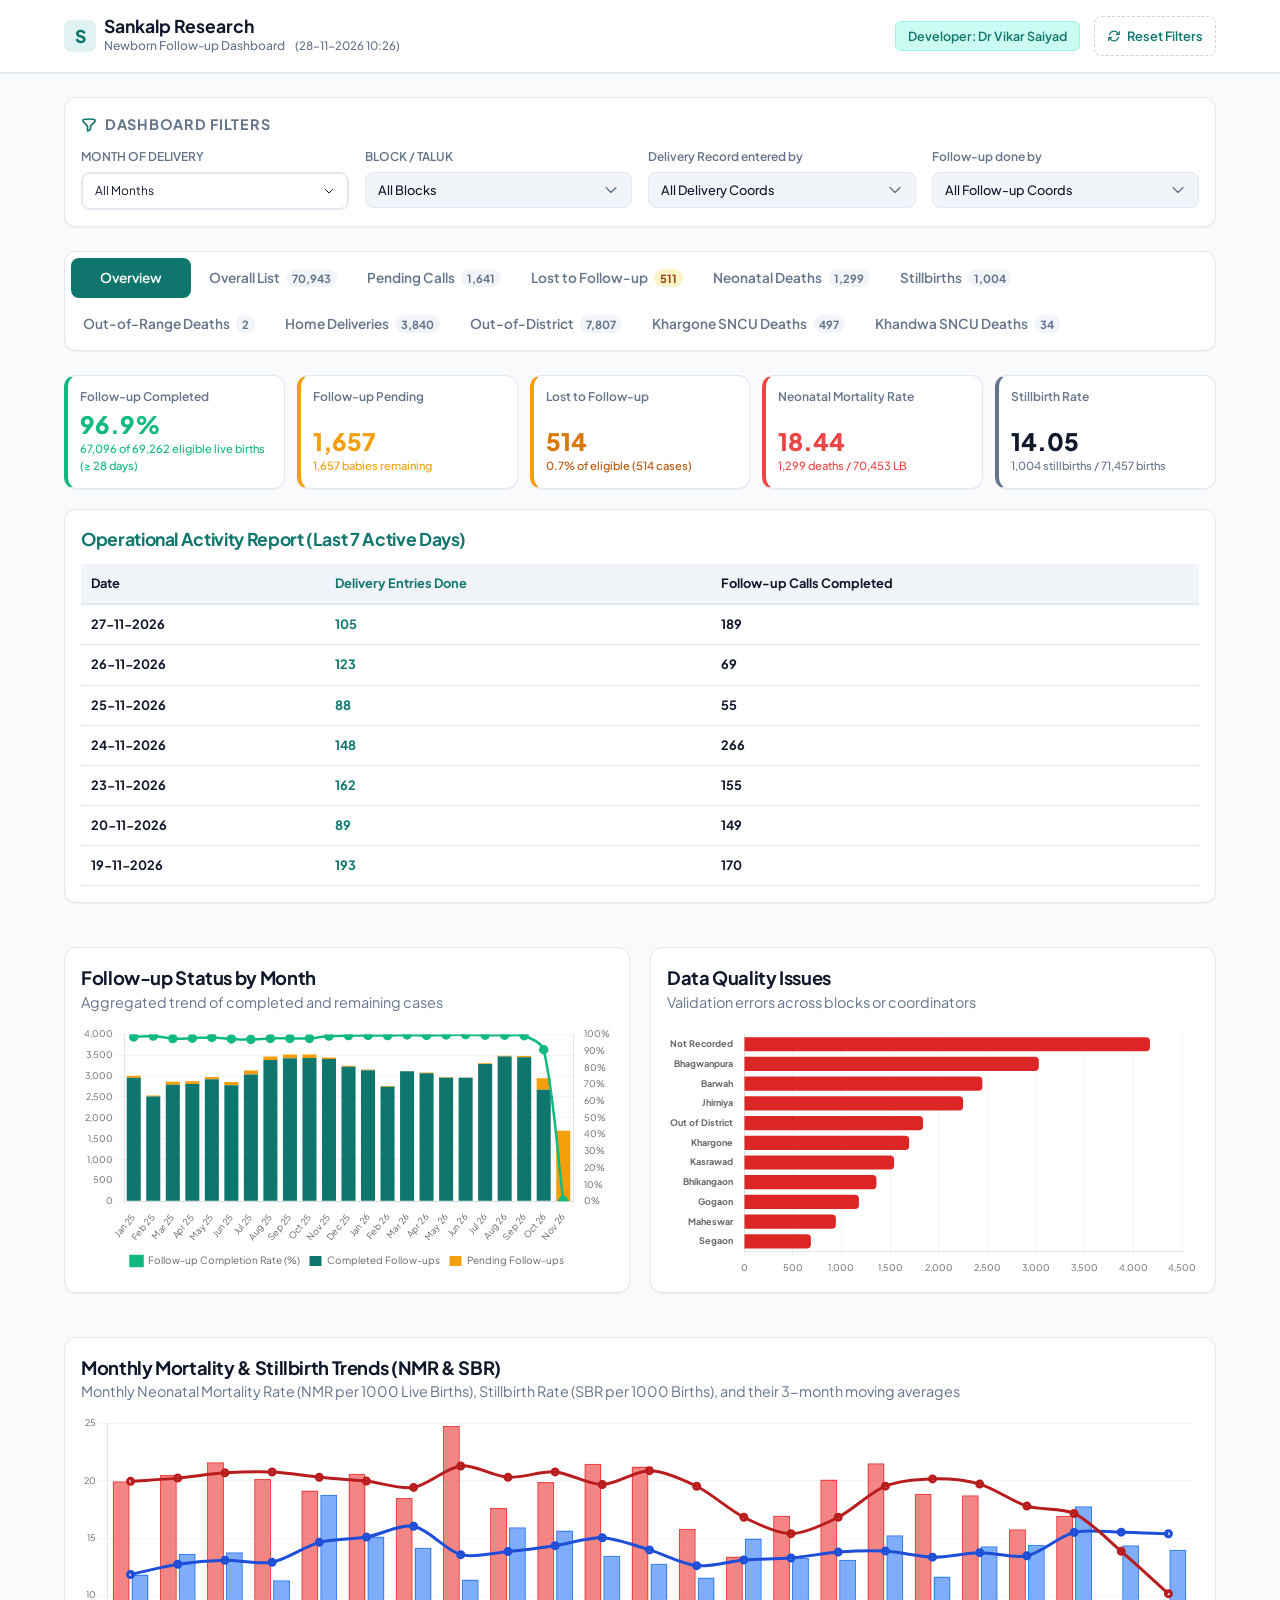
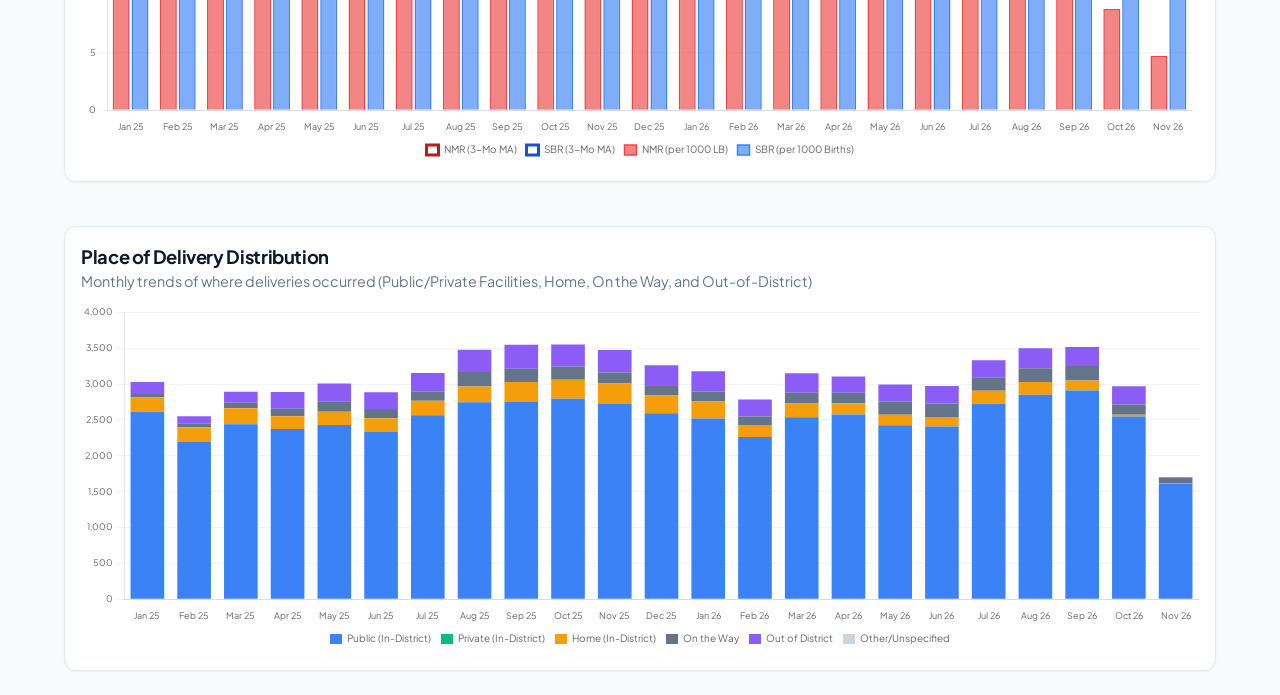
<file: templates/index.html>
<!DOCTYPE html>
<html lang="en">
<head>
    <meta charset="UTF-8">
    <meta name="viewport" content="width=device-width, initial-scale=1.0, maximum-scale=1.0, user-scalable=no">
    <title>Sankalp Follow-up Dashboard</title>
    <link rel="stylesheet" href="index.css">
    <!-- Chart.js Standalone Bundle -->
    <script src="chart.min.js"></script>
</head>
<body>
    <div class="app-container">
        <!-- Sticky Header Navbar -->
        <header class="app-header">
            <div class="header-inner">
                <div class="brand-section">
                    <div class="brand-logo">S</div>
                    <div class="brand-title-wrap">
                        <span class="brand-title">Sankalp Research</span>
                        <span class="brand-subtitle">Newborn Follow-up Dashboard <span id="dashboard-last-updated" style="font-size: 0.72rem; color: #64748b; font-weight: 500; margin-left: 8px;"></span></span>
                    </div>
                </div>
                <div class="header-actions" style="display: flex; align-items: center; gap: 14px;">
                    <span class="developer-credit" style="font-size: 0.78rem; font-weight: 600; color: #0f766e; background: #ccfbf1; border: 1px solid #99f6e4; padding: 5px 12px; border-radius: 6px; white-space: nowrap;">Developer: Dr Vikar Saiyad</span>
                    <button id="reset-filters" class="reset-filters-btn" title="Reset all active filters">
                        <svg xmlns="http://www.w3.org/2000/svg" fill="none" viewBox="0 0 24 24" stroke-width="2" stroke="currentColor" style="width: 14px; height: 14px;">
                            <path stroke-linecap="round" stroke-linejoin="round" d="M16.023 9.348h4.992v-.001M2.985 19.644v-4.992m0 0h4.992m-4.993 0l3.181 3.183a8.25 8.25 0 0013.803-3.7M4.031 9.865a8.25 8.25 0 0113.803-3.7l3.181 3.182m0-4.991v4.99" />
                        </svg>
                        Reset Filters
                    </button>
                </div>
            </div>
        </header>

        <!-- Main Body Wrapper -->
        <main class="app-main">
            
            <!-- 1. Filters Dashboard Panel -->
            <section class="filters-panel" aria-label="Filters Panel">
                <div class="filters-header">
                    <span class="filters-title">
                        <svg xmlns="http://www.w3.org/2000/svg" fill="none" viewBox="0 0 24 24" stroke-width="2.5" stroke="currentColor" style="width: 16px; height: 16px; stroke: var(--color-primary);">
                            <path stroke-linecap="round" stroke-linejoin="round" d="M12 3c2.755 0 5.455.232 8.083.678.533.09.917.556.917 1.096v1.044a2.25 2.25 0 01-.659 1.591l-5.432 5.432a2.25 2.25 0 00-.659 1.591v2.927a2.25 2.25 0 01-1.244 2.013L9.75 21v-6.568a2.25 2.25 0 00-.659-1.591L3.659 7.409A2.25 2.25 0 013 5.818V4.774c0-.54.384-1.006.917-1.096A48.32 48.32 0 0112 3z" />
                        </svg>
                        Dashboard Filters
                    </span>
                </div>
                <div class="filters-grid">
                    <!-- Month Filter (Custom Multiselect) -->
                    <div class="filter-group" style="position: relative;">
                        <label class="filter-label">MONTH OF DELIVERY</label>
                        <div class="custom-multiselect" id="multiselect-month" style="width: 100%; border: 1px solid var(--color-border); border-radius: var(--radius-sm); background: #fff; cursor: pointer; position: relative;">
                            <div class="multiselect-select-box" style="padding: 6px 12px; font-size: 0.75rem; display: flex; justify-content: space-between; align-items: center; height: 36px; border: 1px solid var(--color-border); border-radius: var(--radius-sm);" onclick="toggleMonthDropdown(event)">
                                <span id="multiselect-label-month">All Months</span>
                                <svg style="width: 12px; height: 12px; fill: none; stroke: currentColor; stroke-width: 2;" viewBox="0 0 24 24">
                                    <path stroke-linecap="round" stroke-linejoin="round" d="M19 9l-7 7-7-7" />
                                </svg>
                            </div>
                            <div class="multiselect-options-container" id="multiselect-options-month" style="display: none; position: absolute; top: 100%; left: 0; right: 0; background: #fff; border: 1px solid var(--color-border); border-radius: var(--radius-sm); max-height: 250px; overflow-y: auto; z-index: 1000; box-shadow: var(--shadow-md); padding: 6px 0;">
                                <div style="padding: 4px 12px; border-bottom: 1px solid var(--color-bg-sunken); display: flex; justify-content: space-between; gap: 8px;">
                                    <button onclick="selectMonthPreset('ALL', event)" style="background: none; border: none; color: var(--color-primary); font-size: 0.7rem; font-weight: 700; cursor: pointer; padding: 0;">Select All</button>
                                    <button onclick="selectMonthPreset('NONE', event)" style="background: none; border: none; color: var(--color-text-muted); font-size: 0.7rem; font-weight: 700; cursor: pointer; padding: 0;">Clear All</button>
                                </div>
                                <div id="multiselect-checkbox-list-month">
                                    <!-- Checkboxes populated dynamically -->
                                </div>
                            </div>
                        </div>
                    </div>
                    <!-- Block Filter -->
                    <div class="filter-group">
                        <label for="filter-block" class="filter-label">BLOCK / TALUK</label>
                        <select id="filter-block" class="filter-select">
                            <option value="ALL">All Blocks</option>
                        </select>
                    </div>
                    <!-- Delivery Coordinator Filter -->
                    <div class="filter-group">
                        <label for="filter-deliv-coord" class="filter-label">Delivery Record entered by</label>
                        <select id="filter-deliv-coord" class="filter-select">
                            <option value="ALL">All Coordinators</option>
                        </select>
                    </div>
                    <!-- Follow-up Coordinator Filter -->
                    <div class="filter-group">
                        <label for="filter-followup-coord" class="filter-label">Follow-up done by</label>
                        <select id="filter-followup-coord" class="filter-select">
                            <option value="ALL">All Coordinators</option>
                        </select>
                    </div>
                </div>
            </section>

            <!-- 2. Tab Navigation Header -->
            <nav class="tab-navigation" aria-label="Dashboard Tab Navigation">
                <button class="tab-btn active" data-tab="overview">
                    Overview
                </button>
                <button class="tab-btn" data-tab="overall">
                    Overall List
                    <span id="badge-overall" class="tab-badge">0</span>
                </button>
                <button class="tab-btn" data-tab="pending">
                    Pending Calls
                    <span id="badge-pending" class="tab-badge">0</span>
                </button>
                <button class="tab-btn" data-tab="lost-followup">
                    Lost to Follow-up
                    <span id="badge-lost-followup" class="tab-badge" style="background: #fef3c7; color: #92400e;">0</span>
                </button>
                <button class="tab-btn" data-tab="deaths">
                    Neonatal Deaths
                    <span id="badge-deaths" class="tab-badge">0</span>
                </button>
                <button class="tab-btn" data-tab="stillbirths">
                    Stillbirths
                    <span id="badge-stillbirths" class="tab-badge">0</span>
                </button>
                <button class="tab-btn" data-tab="out-range-deaths">
                    Out-of-Range Deaths
                    <span id="badge-out-range-deaths" class="tab-badge">0</span>
                </button>
                <button class="tab-btn" data-tab="home-deliveries">
                    Home Deliveries
                    <span id="badge-home-deliveries" class="tab-badge">0</span>
                </button>
                <button class="tab-btn" data-tab="out-district-deliveries">
                    Out-of-District
                    <span id="badge-out-district-deliveries" class="tab-badge">0</span>
                </button>
                <button class="tab-btn" data-tab="sncu-deaths">
                    Khargone SNCU Deaths
                    <span id="badge-sncu-deaths" class="tab-badge">0</span>
                </button>
                <button class="tab-btn" data-tab="khandwa-sncu-deaths">
                    Khandwa SNCU Deaths
                    <span id="badge-khandwa-sncu-deaths" class="tab-badge">0</span>
                </button>
            </nav>

            <!-- ================= TAB 1: OVERVIEW & KPIS ================= -->
            <div id="panel-overview" class="tab-panel active">
                <!-- Summary Statistics Cards -->
                <section class="kpis-grid" aria-label="Key Performance Indicators">
                    <div class="kpi-card kpi-completed">
                        <span class="kpi-title">Follow-up Completed</span>
                        <div>
                            <div id="kpi-completion-rate" class="kpi-value">0%</div>
                            <div id="kpi-completion-detail" class="kpi-subtext" style="color: var(--color-success);">0 completed</div>
                        </div>
                    </div>
                    <div class="kpi-card kpi-pending">
                        <span class="kpi-title">Follow-up Pending</span>
                        <div>
                            <div id="kpi-pending-count" class="kpi-value">0</div>
                            <div id="kpi-pending-detail" class="kpi-subtext" style="color: var(--color-warning);">0 babies remaining</div>
                        </div>
                    </div>
                    <div class="kpi-card kpi-lost" style="border-left: 4px solid #f59e0b; cursor: pointer;" onclick="document.querySelector('[data-tab=\'lost-followup\']').click()" title="Click to view Lost to Follow-up cases">
                        <span class="kpi-title">Lost to Follow-up</span>
                        <div>
                            <div id="kpi-lost-count" class="kpi-value" style="color: #d97706;">0</div>
                            <div id="kpi-lost-detail" class="kpi-subtext" style="color: #b45309;">0 cases</div>
                        </div>
                    </div>
                    <div class="kpi-card kpi-nmr">
                        <span class="kpi-title">Neonatal Mortality Rate</span>
                        <div>
                            <div id="kpi-nmr-rate" class="kpi-value">0.00</div>
                            <div id="kpi-nmr-detail" class="kpi-subtext" style="color: var(--color-danger);">0 deaths / 0 live births</div>
                        </div>
                    </div>
                    <div class="kpi-card kpi-sb">
                        <span class="kpi-title">Stillbirth Rate</span>
                        <div>
                            <div id="kpi-stillbirth-rate" class="kpi-value">0.00</div>
                            <div id="kpi-stillbirth-detail" class="kpi-subtext" style="color: var(--color-text-muted);">0 deaths / 0 total</div>
                        </div>
                    </div>
                </section>

                <!-- Last 7 Days Operational Activity Summary -->
                <section class="activity-banner" style="background:#fff; border:1px solid var(--color-border); border-radius:var(--radius-md); padding:16px; margin-bottom:24px; box-shadow:var(--shadow-sm);">
                    <h2 style="font-size:1.1rem; font-weight:700; color:var(--color-primary); margin:0 0 12px 0; display:flex; align-items:center; gap:8px;">
                         Operational Activity Report (Last 7 Active Days)
                    </h2>
                    <div style="overflow-x:auto;">
                        <table class="linelist-table" style="width:100%; border-collapse:collapse; font-size:0.8rem; background:#fff;">
                            <thead>
                                <tr style="background:var(--color-bg-sunken); text-align:left;">
                                    <th style="padding:10px; border-bottom:2px solid var(--color-border); font-weight:700;">Date</th>
                                    <th style="padding:10px; border-bottom:2px solid var(--color-border); color:var(--color-primary); font-weight:700;">Delivery Entries Done</th>
                                    <th style="padding:10px; border-bottom:2px solid var(--color-border); color:var(--color-secondary); font-weight:700;">Follow-up Calls Completed</th>
                                </tr>
                            </thead>
                            <tbody id="activity-report-body">
                                <!-- Populated dynamically -->
                            </tbody>
                        </table>
                    </div>
                </section>

                <!-- Visual Charts Trend Section -->
                <section class="charts-section" aria-label="Visual Analytics">
                    <div class="chart-card">
                        <div class="chart-header">
                            <h2>Follow-up Status by Month</h2>
                            <p>Aggregated trend of completed and remaining cases</p>
                        </div>
                        <div class="chart-container">
                            <canvas id="monthlyTrendChart"></canvas>
                        </div>
                    </div>
                    <div class="chart-card">
                        <div class="chart-header">
                            <h2>Data Quality Issues</h2>
                            <p>Validation errors across blocks or coordinators</p>
                        </div>
                        <div class="chart-container">
                            <canvas id="blockCompletionChart"></canvas>
                        </div>
                    </div>
                </section>

                <!-- Full-width Monthly Mortality & Stillbirth Trends Chart -->
                <section style="margin-top:24px;">
                    <div class="chart-card" style="width:100%; min-height:400px;">
                        <div class="chart-header">
                            <h2>Monthly Mortality & Stillbirth Trends (NMR & SBR)</h2>
                            <p>Monthly Neonatal Mortality Rate (NMR per 1000 Live Births), Stillbirth Rate (SBR per 1000 Births), and their 3-month moving averages</p>
                        </div>
                        <div class="chart-container" style="height:350px;">
                            <canvas id="mortalityTrendChart"></canvas>
                        </div>
                    </div>
                </section>

                <!-- Place of Delivery Distribution Chart -->
                <section style="margin-top:24px;">
                    <div class="chart-card" style="width:100%; min-height:400px;">
                        <div class="chart-header">
                            <h2>Place of Delivery Distribution</h2>
                            <p>Monthly trends of where deliveries occurred (Public/Private Facilities, Home, On the Way, and Out-of-District)</p>
                        </div>
                        <div class="chart-container" style="height:350px;">
                            <canvas id="placeOfDeliveryChart"></canvas>
                        </div>
                    </div>
                </section>
            </div>

            <!-- ================= TAB 2: OVERALL LINE LIST ================= -->
            <div id="panel-overall" class="tab-panel">
                <div class="line-list-wrapper">
                    <div class="list-header-row">
                        <div class="list-title-wrap">
                            <h2>Overall Delivery Records</h2>
                            <p>Full registry of births, tracking delivery status and outcomes (Click rows to expand details)</p>
                        </div>
                        <div class="list-controls">
                            <!-- Toggle to show only discrepancy cases -->
                            <div class="filter-group" style="margin: 0; min-width: 180px; display: inline-flex; flex-direction: column;">
                                <label for="filter-discrepancy-notif-reg" class="filter-label" style="font-size: 0.65rem; margin-bottom: 2px; font-weight: 700; color: var(--color-text-muted);">NOTIFICATION & REGISTRATION VALIDATION FILTER</label>
                                <select id="filter-discrepancy-notif-reg" class="filter-select" style="font-size: 0.75rem; padding: 4px 8px; height: 32px; border: 1px solid var(--color-border); border-radius: var(--radius-sm); background: #fff; cursor: pointer;">
                                    <option value="ALL">All Records</option>
                                    <option value="ANY">Any Form 1 Error</option>
                                    <option value="NONE">No Form 1 Error</option>
                                    <option value="1.1">1.1 Delivery Date Missing</option>
                                    <option value="1.2">1.2 Block Name Missing</option>
                                    <option value="1.3">1.3 Gestational Age Missing</option>
                                    <option value="1.4">1.4 Gestational Age Mismatch</option>
                                    <option value="1.5">1.5 Delivery Type Missing</option>
                                    <option value="1.6">1.6 Delivery Location Missing</option>
                                    <option value="1.7">1.7 Number of Babies Delivered Missing</option>
                                    <option value="1.8">1.8 Baby Not Registered after Notification</option>
                                    <option value="1.9">1.9 Status of the baby at birth mismatched</option>
                                    <option value="1.10">1.10 Stillbirth with GA < 28 wks or Weight < 1000g</option>
                                    <option value="1.11">1.11 Baby Gender Missing</option>
                                    <option value="1.12">1.12 Birth Weight Missing / 9999</option>
                                    <option value="1.13">1.13 Gestational Age < 24 for Live Birth</option>
                                    <option value="1.14">1.14 Intergrowth Chart GA vs BW Mismatch</option>
                                    <option value="1.15">1.15 Mobile Number Issues</option>
                                    <option value="1.16">1.16 Duplicate Entries</option>
                                    <option value="1.17">1.17 Future Date Issues</option>
                                </select>
                            </div>
                            <div class="filter-group" style="margin: 0; min-width: 180px; display: inline-flex; flex-direction: column; margin-left: 12px;">
                                <label for="filter-discrepancy-day29" class="filter-label" style="font-size: 0.65rem; margin-bottom: 2px; font-weight: 700; color: var(--color-text-muted);">DAY 29 FOLLOW-UP VALIDATION FILTER</label>
                                <select id="filter-discrepancy-day29" class="filter-select" style="font-size: 0.75rem; padding: 4px 8px; height: 32px; border: 1px solid var(--color-border); border-radius: var(--radius-sm); background: #fff; cursor: pointer;">
                                    <option value="ALL">All Records</option>
                                    <option value="ANY">Any Form 2 Error</option>
                                    <option value="NONE">No Form 2 Error</option>
                                    <option value="2.1">2.1 Status of Baby at Day 29 Follow-up Missing / Due</option>
                                    <option value="2.2">2.2 Date of Death Missing</option>
                                    <option value="2.3">2.3 Place of Death Missing</option>
                                    <option value="2.4">2.4 Age at Death Invalid</option>
                                    <option value="2.5">2.5 Factors Associated with newborn deaths missing</option>
                                    <option value="2.6">2.6 Follow-up Date Conflicts</option>
                                    <option value="2.7">2.7 Death Timeline Issues</option>
                                </select>
                            </div>
                            <div class="filter-group" style="margin: 0; min-width: 180px; display: inline-flex; flex-direction: column; margin-left: 12px;">
                                <label for="filter-deliv-loc" class="filter-label" style="font-size: 0.65rem; margin-bottom: 2px; font-weight: 700; color: var(--color-text-muted);">DELIVERY LOCATION FILTER</label>
                                <select id="filter-deliv-loc" class="filter-select" style="font-size: 0.75rem; padding: 4px 8px; height: 32px; border: 1px solid var(--color-border); border-radius: var(--radius-sm); background: #fff; cursor: pointer;">
                                    <option value="ALL">All Locations</option>
                                    <option value="Public Facility (In-District)">Public Facility (In-District)</option>
                                    <option value="Private Facility (In-District)">Private Facility (In-District)</option>
                                    <option value="Home (In-District)">Home (In-District)</option>
                                    <option value="On the Way">On the Way</option>
                                    <option value="Out of District">Out of District</option>
                                    <option value="Other/Unspecified">Other/Unspecified</option>
                                </select>
                            </div>
                            <span id="overall-count-badge" class="list-count-badge">0 records</span>
                            <div class="search-bar-wrap">
                                <svg class="search-icon" xmlns="http://www.w3.org/2000/svg" fill="none" viewBox="0 0 24 24" stroke-width="2" stroke="currentColor">
                                    <path stroke-linecap="round" stroke-linejoin="round" d="M21 21l-5.197-5.197m0 0A7.5 7.5 0 105.196 5.196a7.5 7.5 0 0010.637 10.637z" />
                                </svg>
                                <input id="search-overall" type="search" class="search-input" placeholder="Search mother name, ID, phone...">
                            </div>
                            <div class="export-btn-group" style="display: flex; gap: 8px; align-items: center; margin-left: 12px; margin-right: 4px;">
                                <button onclick="exportToCSV('overall')" class="export-btn" title="Export filtered list to Excel CSV" style="display: inline-flex; align-items: center; gap: 4px; padding: 5px 10px; font-size: 11px; font-weight: 600; color: #fff; background: var(--color-primary); border: none; border-radius: var(--radius-sm); cursor: pointer; transition: background 0.15s ease;">
                                    <svg style="width: 12px; height: 12px;" fill="currentColor" viewBox="0 0 24 24"><path d="M19 9h-4V3H9v6H5l7 7 7-7zM5 18v2h14v-2H5z"/></svg> Export
                                </button>
                                <button onclick="copyToClipboard('overall')" class="export-btn" title="Copy filtered list to clipboard" style="display: inline-flex; align-items: center; gap: 4px; padding: 5px 10px; font-size: 11px; font-weight: 600; color: #fff; background: var(--color-secondary); border: none; border-radius: var(--radius-sm); cursor: pointer; transition: background 0.15s ease;">
                                    <svg style="width: 12px; height: 12px;" fill="currentColor" viewBox="0 0 24 24"><path d="M16 1H4c-1.1 0-2 .9-2 2v14h2V3h12V1zm3 4H8c-1.1 0-2 .9-2 2v14c0 1.1.9 2 2 2h11c1.1 0 2-.9 2-2V7c0-1.1-.9-2-2-2zm0 16H8V7h11v14z"/></svg> Copy
                                </button>
                            </div>
                        </div>
                    </div>

                    <!-- Desktop Tables Container -->
                    <div class="table-responsive-container">
                        <table class="dashboard-table" id="overall-table">
                            <thead>
                                <tr>
                                    <th class="sortable" data-sort="id">Record ID <span class="sort-indicator"></span></th>
                                    <th class="sortable" data-sort="block">Block <span class="sort-indicator"></span></th>
                                    <th class="sortable" data-sort="name">Mother Name <span class="sort-indicator"></span></th>
                                    <th class="sortable" data-sort="deliv_date">Delivery Date <span class="sort-indicator"></span></th>
                                    <th class="sortable" data-sort="deliv_loc">Delivery Location <span class="sort-indicator"></span></th>
                                    <th class="sortable" data-sort="deliv_place">Delivery Place Name <span class="sort-indicator"></span></th>
                                    <th class="sortable" data-sort="phone1">Family Mobile <span class="sort-indicator"></span></th>
                                    <th>Baby 1 Final Status</th>
                                    <th>Baby 2 Final Status</th>
                                    <th>Baby 3 Final Status</th>
                                    <th class="sortable" data-sort="has_disc">Issues <span class="sort-indicator"></span></th>
                                </tr>
                            </thead>
                            <tbody id="overall-table-body">
                                <!-- Populated dynamically -->
                            </tbody>
                        </table>
                    </div>

                    <!-- Mobile Card Stack Container -->
                    <div id="overall-cards-container" class="cards-list-container">
                        <!-- Populated dynamically -->
                    </div>

                    <div class="load-more-wrap">
                        <button id="load-more-overall" class="load-more-btn">Load More Records</button>
                    </div>
                </div>
            </div>

            <!-- ================= TAB 3: PENDING FOLLOW UP LINE LIST ================= -->
            <div id="panel-pending" class="tab-panel">
                <div class="line-list-wrapper">
                    <div class="list-header-row">
                        <div class="list-title-wrap">
                            <h2>Remaining 28-day Follow-up Calls</h2>
                            <p>Live list of mothers requiring newborn tracking calls with address & ASHA contacts</p>
                        </div>
                        <div class="list-controls">
                            <span id="pending-count-badge" class="list-count-badge">0 pending</span>
                            <div class="filter-group-inline" style="margin-right: 12px; display: inline-flex; align-items: center; gap: 6px;">
                                <label for="filter-pending-type" style="font-size: 0.65rem; font-weight: 700; color: var(--color-text-muted); text-transform: uppercase;">Follow-up Type</label>
                                <select id="filter-pending-type" class="filter-select" style="font-size: 0.75rem; padding: 4px 8px; height: 32px; border: 1px solid var(--color-border); border-radius: var(--radius-sm); background: #fff; cursor: pointer; min-width: 250px;">
                                    <option value="ALL">All Due & Overdue (Age >= 28 Days)</option>
                                    <option value="D28">Due Today (Day 28 Follow-up)</option>
                                    <option value="D29">Day 29 Follow-up</option>
                                    <option value="OVERDUE">Overdue Follow-ups (Age >= 29 Days)</option>
                                    <option value="ALL_COHORT">All Incomplete Cases (All Cohort Ages)</option>
                                </select>
                            </div>
                            <div class="search-bar-wrap">
                                <svg class="search-icon" xmlns="http://www.w3.org/2000/svg" fill="none" viewBox="0 0 24 24" stroke-width="2" stroke="currentColor">
                                    <path stroke-linecap="round" stroke-linejoin="round" d="M21 21l-5.197-5.197m0 0A7.5 7.5 0 105.196 5.196a7.5 7.5 0 0010.637 10.637z" />
                                </svg>
                                <input id="search-pending" type="search" class="search-input" placeholder="Search name, phone, village...">
                            </div>
                            <div class="export-btn-group" style="display: flex; gap: 8px; align-items: center; margin-left: 12px; margin-right: 4px;">
                                <button onclick="exportToCSV('pending')" class="export-btn" title="Export filtered list to Excel CSV" style="display: inline-flex; align-items: center; gap: 4px; padding: 5px 10px; font-size: 11px; font-weight: 600; color: #fff; background: var(--color-primary); border: none; border-radius: var(--radius-sm); cursor: pointer; transition: background 0.15s ease;">
                                    <svg style="width: 12px; height: 12px;" fill="currentColor" viewBox="0 0 24 24"><path d="M19 9h-4V3H9v6H5l7 7 7-7zM5 18v2h14v-2H5z"/></svg> Export
                                </button>
                                <button onclick="copyToClipboard('pending')" class="export-btn" title="Copy filtered list to clipboard" style="display: inline-flex; align-items: center; gap: 4px; padding: 5px 10px; font-size: 11px; font-weight: 600; color: #fff; background: var(--color-secondary); border: none; border-radius: var(--radius-sm); cursor: pointer; transition: background 0.15s ease;">
                                    <svg style="width: 12px; height: 12px;" fill="currentColor" viewBox="0 0 24 24"><path d="M16 1H4c-1.1 0-2 .9-2 2v14h2V3h12V1zm3 4H8c-1.1 0-2 .9-2 2v14c0 1.1.9 2 2 2h11c1.1 0 2-.9 2-2V7c0-1.1-.9-2-2-2zm0 16H8V7h11v14z"/></svg> Copy
                                </button>
                            </div>
                        </div>
                    </div>

                    <!-- Desktop Tables Container -->
                    <div class="table-responsive-container">
                        <table class="dashboard-table" id="pending-table">
                            <thead>
                                <tr>
                                    <th class="sortable" data-sort="id">Record ID <span class="sort-indicator"></span></th>
                                    <th class="sortable" data-sort="block">Block <span class="sort-indicator"></span></th>
                                    <th class="sortable" data-sort="name">Mother Name <span class="sort-indicator"></span></th>
                                    <th class="sortable" data-sort="delivery_date">Delivery Date <span class="sort-indicator"></span></th>
                                    <th class="sortable" data-sort="coord">Entered By <span class="sort-indicator"></span></th>
                                    <th class="sortable" data-sort="village">Address Details (Village, GP) <span class="sort-indicator"></span></th>
                                    <th>ASHA & Subcentre Contacts</th>
                                    <th>Calls (Pill Buttons)</th>
                                    <th>Final Status</th>
                                </tr>
                            </thead>
                            <tbody id="pending-table-body">
                                <!-- Populated dynamically -->
                            </tbody>
                        </table>
                    </div>

                    <!-- Mobile Card Stack Container -->
                    <div id="pending-cards-container" class="cards-list-container">
                        <!-- Populated dynamically -->
                    </div>

                    <div class="load-more-wrap">
                        <button id="load-more-pending" class="load-more-btn">Load More Pending</button>
                    </div>
                </div>
            </div>


            <!-- ================= TAB: LOST TO FOLLOW-UP LINE LIST ================= -->
            <div id="panel-lost-followup" class="tab-panel">
                <div class="line-list-wrapper">
                    <div class="list-header-row">
                        <div class="list-title-wrap">
                            <h2>Lost to Follow-up Cases</h2>
                            <p>Line list of mothers and newborns where 28-day follow-up could not be completed due to invalid numbers, switch off, or migration</p>
                        </div>
                        <div class="list-controls">
                            <span id="lost-followup-count-badge" class="list-count-badge">0 cases</span>
                            <div class="filter-group-inline" style="margin-right: 12px; display: inline-flex; align-items: center; gap: 6px;">
                                <label for="filter-lost-category" style="font-size: 0.65rem; font-weight: 700; color: var(--color-text-muted); text-transform: uppercase;">Lost Reason</label>
                                <select id="filter-lost-category" class="filter-select" style="font-size: 0.75rem; padding: 4px 8px; height: 32px; border: 1px solid var(--color-border); border-radius: var(--radius-sm); background: #fff; cursor: pointer; min-width: 200px;">
                                    <option value="ALL">All Reasons</option>
                                    <option value="Wrong Number">Wrong Number (गलत नंबर)</option>
                                    <option value="Switched Off">Switched Off (स्विच ऑफ)</option>
                                    <option value="Not Responding">Not Responding (कॉल नहीं उठाया)</option>
                                    <option value="Contact Not Available">Contact Not Available (संपर्क उपलब्ध नहीं)</option>
                                    <option value="Out of District / Migrated">Out of District / Migrated (पलायन)</option>
                                    <option value="Other Reason">Other Reason (अन्य कारण)</option>
                                </select>
                            </div>
                            <div class="search-bar-wrap">
                                <svg class="search-icon" xmlns="http://www.w3.org/2000/svg" fill="none" viewBox="0 0 24 24" stroke-width="2" stroke="currentColor">
                                    <path stroke-linecap="round" stroke-linejoin="round" d="M21 21l-5.197-5.197m0 0A7.5 7.5 0 105.196 5.196a7.5 7.5 0 0010.637 10.637z" />
                                </svg>
                                <input id="search-lost-followup" type="search" class="search-input" placeholder="Search name, phone, village, reason...">
                            </div>
                            <div class="export-btn-group" style="display: flex; gap: 8px; align-items: center; margin-left: 12px; margin-right: 4px;">
                                <button onclick="exportToCSV('lost-followup')" class="export-btn" title="Export filtered list to Excel CSV" style="display: inline-flex; align-items: center; gap: 4px; padding: 5px 10px; font-size: 11px; font-weight: 600; color: #fff; background: var(--color-primary); border: none; border-radius: var(--radius-sm); cursor: pointer; transition: background 0.15s ease;">
                                    <svg style="width: 12px; height: 12px;" fill="currentColor" viewBox="0 0 24 24"><path d="M19 9h-4V3H9v6H5l7 7 7-7zM5 18v2h14v-2H5z"/></svg> Export
                                </button>
                                <button onclick="copyToClipboard('lost-followup')" class="export-btn" title="Copy filtered list to clipboard" style="display: inline-flex; align-items: center; gap: 4px; padding: 5px 10px; font-size: 11px; font-weight: 600; color: #fff; background: var(--color-secondary); border: none; border-radius: var(--radius-sm); cursor: pointer; transition: background 0.15s ease;">
                                    <svg style="width: 12px; height: 12px;" fill="currentColor" viewBox="0 0 24 24"><path d="M16 1H4c-1.1 0-2 .9-2 2v14h2V3h12V1zm3 4H8c-1.1 0-2 .9-2 2v14c0 1.1.9 2 2 2h11c1.1 0 2-.9 2-2V7c0-1.1-.9-2-2-2zm0 16H8V7h11v14z"/></svg> Copy
                                </button>
                            </div>
                        </div>
                    </div>

                    <!-- Desktop Tables Container -->
                    <div class="table-responsive-container">
                        <table class="dashboard-table" id="lost-followup-table">
                            <thead>
                                <tr>
                                    <th class="sortable" data-sort="id">Record ID <span class="sort-indicator"></span></th>
                                    <th class="sortable" data-sort="block">Block <span class="sort-indicator"></span></th>
                                    <th class="sortable" data-sort="name">Mother Name <span class="sort-indicator"></span></th>
                                    <th class="sortable" data-sort="delivery_date">Delivery Date & Age <span class="sort-indicator"></span></th>
                                    <th class="sortable" data-sort="followup_coord">Follow-up Coordinator <span class="sort-indicator"></span></th>
                                    <th class="sortable" data-sort="village">Address Details (Village, Subcentre) <span class="sort-indicator"></span></th>
                                    <th>ANM & CHO Contacts</th>
                                    <th>Family Mobile No.</th>
                                    <th>Loss Category & Remark</th>
                                </tr>
                            </thead>
                            <tbody id="lost-followup-table-body">
                                <!-- Populated dynamically -->
                            </tbody>
                        </table>
                    </div>

                    <!-- Mobile Card Stack Container -->
                    <div id="lost-followup-cards-container" class="cards-list-container">
                        <!-- Populated dynamically -->
                    </div>

                    <div class="load-more-wrap">
                        <button id="load-more-lost-followup" class="load-more-btn">Load More Lost Cases</button>
                    </div>
                </div>
            </div>

            <!-- ================= TAB 4: NEONATAL DEATHS LINE LIST ================= -->
            <div id="panel-deaths" class="tab-panel">
                <div class="line-list-wrapper">
                    <div class="list-header-row">
                        <div class="list-title-wrap">
                            <h2>Neonatal Death Registry (<= 28 Days)</h2>
                            <p>List of live-born babies who died during the neonatal follow-up window</p>
                        </div>
                        <div class="list-controls">
                            <span id="deaths-count-badge" class="list-count-badge">0 deaths</span>
                            <div class="search-bar-wrap">
                                <svg class="search-icon" xmlns="http://www.w3.org/2000/svg" fill="none" viewBox="0 0 24 24" stroke-width="2" stroke="currentColor">
                                    <path stroke-linecap="round" stroke-linejoin="round" d="M21 21l-5.197-5.197m0 0A7.5 7.5 0 105.196 5.196a7.5 7.5 0 0010.637 10.637z" />
                                </svg>
                                <input id="search-deaths" type="search" class="search-input" placeholder="Search mother name, baby ID...">
                            </div>
                            <div class="export-btn-group" style="display: flex; gap: 8px; align-items: center; margin-left: 12px; margin-right: 4px;">
                                <button onclick="exportToCSV('deaths')" class="export-btn" title="Export filtered list to Excel CSV" style="display: inline-flex; align-items: center; gap: 4px; padding: 5px 10px; font-size: 11px; font-weight: 600; color: #fff; background: var(--color-primary); border: none; border-radius: var(--radius-sm); cursor: pointer; transition: background 0.15s ease;">
                                    <svg style="width: 12px; height: 12px;" fill="currentColor" viewBox="0 0 24 24"><path d="M19 9h-4V3H9v6H5l7 7 7-7zM5 18v2h14v-2H5z"/></svg> Export
                                </button>
                                <button onclick="copyToClipboard('deaths')" class="export-btn" title="Copy filtered list to clipboard" style="display: inline-flex; align-items: center; gap: 4px; padding: 5px 10px; font-size: 11px; font-weight: 600; color: #fff; background: var(--color-secondary); border: none; border-radius: var(--radius-sm); cursor: pointer; transition: background 0.15s ease;">
                                    <svg style="width: 12px; height: 12px;" fill="currentColor" viewBox="0 0 24 24"><path d="M16 1H4c-1.1 0-2 .9-2 2v14h2V3h12V1zm3 4H8c-1.1 0-2 .9-2 2v14c0 1.1.9 2 2 2h11c1.1 0 2-.9 2-2V7c0-1.1-.9-2-2-2zm0 16H8V7h11v14z"/></svg> Copy
                                </button>
                            </div>
                        </div>
                    </div>

                    <!-- Neonatal Deaths Sub-Filters -->
                    <div class="tab-filters-row" style="display:flex; flex-wrap:wrap; gap:16px; margin-bottom:16px; background:#f8fafc; padding:12px; border-radius:var(--radius-sm); border: 1px solid var(--color-border); align-items:center;">
                        <div class="filter-group" style="margin: 0; min-width: 140px; display: flex; flex-direction: column;">
                            <label for="filter-death-baby-num" class="filter-label" style="font-size: 0.65rem; margin-bottom: 2px; font-weight:700; color: var(--color-text-muted);">FILTER BY BABY NUMBER</label>
                            <select id="filter-death-baby-num" class="filter-select" style="font-size: 0.75rem; padding: 4px 8px; height: 32px; width: 100%; border: 1px solid var(--color-border); border-radius: var(--radius-sm); background: #fff; cursor: pointer;">
                                <option value="ALL">All Babies</option>
                                <option value="Baby 1">Baby 1</option>
                                <option value="Baby 2">Baby 2</option>
                                <option value="Baby 3">Baby 3</option>
                            </select>
                        </div>
                        <div class="filter-group" style="margin: 0; min-width: 180px; display: flex; flex-direction: column;">
                            <label for="filter-death-place" class="filter-label" style="font-size: 0.65rem; margin-bottom: 2px; font-weight:700; color: var(--color-text-muted);">FILTER BY PLACE OF DEATH</label>
                            <select id="filter-death-place" class="filter-select" style="font-size: 0.75rem; padding: 4px 8px; height: 32px; width: 100%; border: 1px solid var(--color-border); border-radius: var(--radius-sm); background: #fff; cursor: pointer;">
                                <option value="ALL">All Places of Death</option>
                            </select>
                        </div>
                        <div class="filter-group" style="margin: 0; min-width: 200px; display: flex; flex-direction: column;">
                            <label for="filter-death-deliv-place" class="filter-label" style="font-size: 0.65rem; margin-bottom: 2px; font-weight:700; color: var(--color-text-muted);">FILTER BY PLACE OF DELIVERY (COL BY)</label>
                            <select id="filter-death-deliv-place" class="filter-select" style="font-size: 0.75rem; padding: 4px 8px; height: 32px; width: 100%; border: 1px solid var(--color-border); border-radius: var(--radius-sm); background: #fff; cursor: pointer;">
                                <option value="ALL">All Places of Delivery</option>
                            </select>
                        </div>
                    </div>

                    <!-- Desktop Tables Container -->
                    <div class="table-responsive-container">
                        <table class="dashboard-table" id="deaths-table">
                            <thead>
                                <tr>
                                    <th class="sortable" data-sort="id">Record ID <span class="sort-indicator">↕</span></th>
                                    <th class="sortable" data-sort="block">Block <span class="sort-indicator">↕</span></th>
                                    <th class="sortable" data-sort="name">Mother Name <span class="sort-indicator">↕</span></th>
                                    <th class="sortable" data-sort="baby_num">Baby <span class="sort-indicator">↕</span></th>
                                    <th class="sortable" data-sort="sex">Sex <span class="sort-indicator">↕</span></th>
                                    <th class="sortable" data-sort="weight">Birth Weight <span class="sort-indicator">↕</span></th>
                                    <th class="sortable" data-sort="delivery_date">Delivery Date <span class="sort-indicator">↕</span></th>
                                    <th class="sortable" data-sort="death_date">Death Date <span class="sort-indicator">↕</span></th>
                                    <th class="sortable" data-sort="age_at_death">Age at Death <span class="sort-indicator">↕</span></th>
                                    <th class="sortable" data-sort="place_of_death">Place of Death <span class="sort-indicator">↕</span></th>
                                    <th class="sortable" data-sort="deliv_place">Place of Delivery <span class="sort-indicator">↕</span></th>
                                    <th class="sortable" data-sort="phone1">Phone <span class="sort-indicator">↕</span></th>
                                </tr>
                            </thead>
                            <tbody id="deaths-table-body">
                                <!-- Populated dynamically -->
                            </tbody>
                        </table>
                    </div>

                    <!-- Mobile Card Stack Container -->
                    <div id="deaths-cards-container" class="cards-list-container">
                        <!-- Populated dynamically -->
                    </div>

                    <div class="load-more-wrap">
                        <button id="load-more-deaths" class="load-more-btn">Load More Deaths</button>
                    </div>
                </div>
            </div>

            <!-- ================= TAB 5: STILLBIRTH LINE LIST ================= -->
            <div id="panel-stillbirths" class="tab-panel">
                <div class="line-list-wrapper">
                    <div class="list-header-row">
                        <div class="list-title-wrap">
                            <h2>Stillbirth / IUD Registry</h2>
                            <p>List of stillborn cases (Intrauterine Deaths) reported at registration</p>
                        </div>
                        <div class="list-controls">
                            <span id="stillbirths-count-badge" class="list-count-badge">0 stillbirths</span>
                            <div class="search-bar-wrap">
                                <svg class="search-icon" xmlns="http://www.w3.org/2000/svg" fill="none" viewBox="0 0 24 24" stroke-width="2" stroke="currentColor">
                                    <path stroke-linecap="round" stroke-linejoin="round" d="M21 21l-5.197-5.197m0 0A7.5 7.5 0 105.196 5.196a7.5 7.5 0 0010.637 10.637z" />
                                </svg>
                                <input id="search-stillbirths" type="search" class="search-input" placeholder="Search mother name, baby ID...">
                            </div>
                            <div class="export-btn-group" style="display: flex; gap: 8px; align-items: center; margin-left: 12px; margin-right: 4px;">
                                <button onclick="exportToCSV('stillbirths')" class="export-btn" title="Export filtered list to Excel CSV" style="display: inline-flex; align-items: center; gap: 4px; padding: 5px 10px; font-size: 11px; font-weight: 600; color: #fff; background: var(--color-primary); border: none; border-radius: var(--radius-sm); cursor: pointer; transition: background 0.15s ease;">
                                    <svg style="width: 12px; height: 12px;" fill="currentColor" viewBox="0 0 24 24"><path d="M19 9h-4V3H9v6H5l7 7 7-7zM5 18v2h14v-2H5z"/></svg> Export
                                </button>
                                <button onclick="copyToClipboard('stillbirths')" class="export-btn" title="Copy filtered list to clipboard" style="display: inline-flex; align-items: center; gap: 4px; padding: 5px 10px; font-size: 11px; font-weight: 600; color: #fff; background: var(--color-secondary); border: none; border-radius: var(--radius-sm); cursor: pointer; transition: background 0.15s ease;">
                                    <svg style="width: 12px; height: 12px;" fill="currentColor" viewBox="0 0 24 24"><path d="M16 1H4c-1.1 0-2 .9-2 2v14h2V3h12V1zm3 4H8c-1.1 0-2 .9-2 2v14c0 1.1.9 2 2 2h11c1.1 0 2-.9 2-2V7c0-1.1-.9-2-2-2zm0 16H8V7h11v14z"/></svg> Copy
                                </button>
                            </div>
                        </div>
                    </div>

                    <!-- Stillbirths Sub-Filters -->
                    <div class="tab-filters-row" style="display:flex; flex-wrap:wrap; gap:16px; margin-bottom:16px; background:#f8fafc; padding:12px; border-radius:var(--radius-sm); border: 1px solid var(--color-border); align-items:center;">
                        <div class="filter-group" style="margin: 0; min-width: 180px; display: flex; flex-direction: column;">
                            <label for="filter-stillbirth-loc" class="filter-label" style="font-size: 0.65rem; margin-bottom: 2px; font-weight:700; color: var(--color-text-muted);">FILTER BY DELIVERY LOCATION</label>
                            <select id="filter-stillbirth-loc" class="filter-select" style="font-size: 0.75rem; padding: 4px 8px; height: 32px; width: 100%; border: 1px solid var(--color-border); border-radius: var(--radius-sm); background: #fff; cursor: pointer;">
                                <option value="ALL">All Locations</option>
                                <option value="Home">Home</option>
                                <option value="Public health facility">Public health facility</option>
                                <option value="Private health facility">Private health facility</option>
                                <option value="On the way">On the way</option>
                            </select>
                        </div>
                        <div class="filter-group" style="margin: 0; min-width: 140px; display: flex; flex-direction: column;">
                            <label for="filter-stillbirth-baby-num" class="filter-label" style="font-size: 0.65rem; margin-bottom: 2px; font-weight:700; color: var(--color-text-muted);">FILTER BY BABY NUMBER</label>
                            <select id="filter-stillbirth-baby-num" class="filter-select" style="font-size: 0.75rem; padding: 4px 8px; height: 32px; width: 100%; border: 1px solid var(--color-border); border-radius: var(--radius-sm); background: #fff; cursor: pointer;">
                                <option value="ALL">All Babies</option>
                                <option value="Baby 1">Baby 1</option>
                                <option value="Baby 2">Baby 2</option>
                                <option value="Baby 3">Baby 3</option>
                            </select>
                        </div>
                        <div class="filter-group" style="margin: 0; min-width: 200px; display: flex; flex-direction: column;">
                            <label for="filter-stillbirth-place" class="filter-label" style="font-size: 0.65rem; margin-bottom: 2px; font-weight:700; color: var(--color-text-muted);">FILTER BY PLACE OF DELIVERY (COL BY)</label>
                            <select id="filter-stillbirth-place" class="filter-select" style="font-size: 0.75rem; padding: 4px 8px; height: 32px; width: 100%; border: 1px solid var(--color-border); border-radius: var(--radius-sm); background: #fff; cursor: pointer;">
                                <option value="ALL">All Places of Delivery</option>
                            </select>
                        </div>
                    </div>

                    <!-- Desktop Tables Container -->
                    <div class="table-responsive-container">
                        <table class="dashboard-table" id="stillbirths-table">
                            <thead>
                                <tr>
                                    <th class="sortable" data-sort="id">Record ID <span class="sort-indicator"></span></th>
                                    <th class="sortable" data-sort="block">Block <span class="sort-indicator"></span></th>
                                    <th class="sortable" data-sort="name">Mother Name <span class="sort-indicator"></span></th>
                                    <th class="sortable" data-sort="baby_num">Baby <span class="sort-indicator"></span></th>
                                    <th class="sortable" data-sort="sex">Sex <span class="sort-indicator"></span></th>
                                    <th class="sortable" data-sort="weight">Birth Weight <span class="sort-indicator"></span></th>
                                    <th class="sortable" data-sort="delivery_date">Delivery Date <span class="sort-indicator"></span></th>
                                    <th class="sortable" data-sort="deliv_loc">Delivery Location <span class="sort-indicator"></span></th>
                                    <th class="sortable" data-sort="deliv_place">Delivery Place Name <span class="sort-indicator"></span></th>
                                    <th class="sortable" data-sort="phone1">Phone <span class="sort-indicator"></span></th>
                                </tr>
                            </thead>
                            <tbody id="stillbirths-table-body">
                                <!-- Populated dynamically -->
                            </tbody>
                        </table>
                    </div>

                    <!-- Mobile Card Stack Container -->
                    <div id="stillbirths-cards-container" class="cards-list-container">
                        <!-- Populated dynamically -->
                    </div>

                    <div class="load-more-wrap">
                        <button id="load-more-stillbirths" class="load-more-btn">Load More Stillbirths</button>
                    </div>
                </div>
            </div>

            <!-- ================= TAB 6: OUT OF RANGE DEATHS LINE LIST ================= -->
            <div id="panel-out-range-deaths" class="tab-panel">
                <div class="line-list-wrapper">
                    <div class="list-header-row">
                        <div class="list-title-wrap">
                            <h2>Out-of-Range Deaths Registry (&lt; 0 days or &gt; 28 days)</h2>
                            <p>Verification list for babies with anomalous ages at death (potential date entry issues)</p>
                        </div>
                        <div class="list-controls">
                            <span id="out-range-deaths-count-badge" class="list-count-badge">0 out-of-range</span>
                            <div class="search-bar-wrap">
                                <svg class="search-icon" xmlns="http://www.w3.org/2000/svg" fill="none" viewBox="0 0 24 24" stroke-width="2" stroke="currentColor">
                                    <path stroke-linecap="round" stroke-linejoin="round" d="M21 21l-5.197-5.197m0 0A7.5 7.5 0 105.196 5.196a7.5 7.5 0 0010.637 10.637z" />
                                </svg>
                                <input id="search-out-range-deaths" type="search" class="search-input" placeholder="Search mother name, baby ID...">
                            </div>
                            <div class="export-btn-group" style="display: flex; gap: 8px; align-items: center; margin-left: 12px; margin-right: 4px;">
                                <button onclick="exportToCSV('out_range_deaths')" class="export-btn" title="Export filtered list to Excel CSV" style="display: inline-flex; align-items: center; gap: 4px; padding: 5px 10px; font-size: 11px; font-weight: 600; color: #fff; background: var(--color-primary); border: none; border-radius: var(--radius-sm); cursor: pointer; transition: background 0.15s ease;">
                                    <svg style="width: 12px; height: 12px;" fill="currentColor" viewBox="0 0 24 24"><path d="M19 9h-4V3H9v6H5l7 7 7-7zM5 18v2h14v-2H5z"/></svg> Export
                                </button>
                                <button onclick="copyToClipboard('out_range_deaths')" class="export-btn" title="Copy filtered list to clipboard" style="display: inline-flex; align-items: center; gap: 4px; padding: 5px 10px; font-size: 11px; font-weight: 600; color: #fff; background: var(--color-secondary); border: none; border-radius: var(--radius-sm); cursor: pointer; transition: background 0.15s ease;">
                                    <svg style="width: 12px; height: 12px;" fill="currentColor" viewBox="0 0 24 24"><path d="M16 1H4c-1.1 0-2 .9-2 2v14h2V3h12V1zm3 4H8c-1.1 0-2 .9-2 2v14c0 1.1.9 2 2 2h11c1.1 0 2-.9 2-2V7c0-1.1-.9-2-2-2zm0 16H8V7h11v14z"/></svg> Copy
                                </button>
                            </div>
                        </div>
                    </div>

                    <!-- Desktop Tables Container -->
                    <div class="table-responsive-container">
                        <table class="dashboard-table" id="out-range-deaths-table">
                            <thead>
                                <tr>
                                    <th class="sortable" data-sort="id">Record ID <span class="sort-indicator"></span></th>
                                    <th class="sortable" data-sort="block">Block <span class="sort-indicator"></span></th>
                                    <th class="sortable" data-sort="name">Mother Name <span class="sort-indicator"></span></th>
                                    <th class="sortable" data-sort="baby_num">Baby <span class="sort-indicator"></span></th>
                                    <th class="sortable" data-sort="sex">Sex <span class="sort-indicator"></span></th>
                                    <th class="sortable" data-sort="weight">Birth Weight <span class="sort-indicator"></span></th>
                                    <th class="sortable" data-sort="delivery_date">Delivery Date <span class="sort-indicator"></span></th>
                                    <th class="sortable" data-sort="death_date">Death Date <span class="sort-indicator"></span></th>
                                    <th class="sortable" data-sort="age_at_death">Age at Death <span class="sort-indicator"></span></th>
                                    <th class="sortable" data-sort="deliv_place">Place of Delivery <span class="sort-indicator"></span></th>
                                    <th class="sortable" data-sort="place_of_death">Place of Death <span class="sort-indicator"></span></th>
                                    <th class="sortable" data-sort="phone1">Phone <span class="sort-indicator"></span></th>
                                </tr>
                            </thead>
                            <tbody id="out-range-deaths-table-body">
                                <!-- Populated dynamically -->
                            </tbody>
                        </table>
                    </div>

                    <!-- Mobile Card Stack Container -->
                    <div id="out-range-deaths-cards-container" class="cards-list-container">
                        <!-- Populated dynamically -->
                    </div>

                    <div class="load-more-wrap">
                        <button id="load-more-out-range-deaths" class="load-more-btn">Load More Out-of-Range</button>
                    </div>
                </div>
            </div>

            <!-- ================= TAB 7: HOME DELIVERIES LINE LIST ================= -->
            <div id="panel-home-deliveries" class="tab-panel">
                <!-- Anmol Home Deliveries Summary Cards (Interactive 1-Click Filters) -->
                <section class="anmol-summary-grid" style="display:grid; grid-template-columns: repeat(auto-fit, minmax(200px, 1fr)); gap: 16px; margin-bottom: 16px; margin-top: 8px;">
                    <div class="kpi-card home-kpi-filter-card active-kpi-card" data-home-filter="ALL" style="background:#f1f5f9; border-left:4px solid #64748b; padding:12px; border-radius:var(--radius-md); box-shadow:var(--shadow-sm); cursor:pointer; transition:all 0.2s ease;" title="Click to filter all home deliveries">
                        <span class="kpi-title" style="color:#64748b; font-size:0.75rem; font-weight:700; text-transform:uppercase; display:block; margin-bottom:4px;">Total Home Deliveries</span>
                        <div id="anmol-home-total" class="kpi-value" style="font-size:1.6rem; font-weight:800; color:#334155;">0</div>
                    </div>
                    <div class="kpi-card home-kpi-filter-card" data-home-filter="exact" style="background:#ecfdf5; border-left:4px solid #10b981; padding:12px; border-radius:var(--radius-md); box-shadow:var(--shadow-sm); cursor:pointer; transition:all 0.2s ease;" title="Click to filter accurately recorded cases">
                        <span class="kpi-title" style="color:#047857; font-size:0.75rem; font-weight:700; text-transform:uppercase; display:block; margin-bottom:4px;">Accurately recorded in REDCap</span>
                        <div id="anmol-home-exact" class="kpi-value" style="font-size:1.6rem; font-weight:800; color:#047857;">0</div>
                    </div>
                    <div class="kpi-card home-kpi-filter-card" data-home-filter="spelling" style="background:#fffbeb; border-left:4px solid #f59e0b; padding:12px; border-radius:var(--radius-md); box-shadow:var(--shadow-sm); cursor:pointer; transition:all 0.2s ease;" title="Click to filter spelling/data mismatches">
                        <span class="kpi-title" style="color:#b45309; font-size:0.75rem; font-weight:700; text-transform:uppercase; display:block; margin-bottom:4px;">Recorded with spelling mismatch</span>
                        <div id="anmol-home-spelling" class="kpi-value" style="font-size:1.6rem; font-weight:800; color:#b45309;">0</div>
                    </div>
                    <div class="kpi-card home-kpi-filter-card" data-home-filter="unmatched" style="background:#fef2f2; border-left:4px solid #ef4444; padding:12px; border-radius:var(--radius-md); box-shadow:var(--shadow-sm); cursor:pointer; transition:all 0.2s ease;" title="Click to filter unrecorded cases in REDCap">
                        <span class="kpi-title" style="color:#b91c1c; font-size:0.75rem; font-weight:700; text-transform:uppercase; display:block; margin-bottom:4px;">Not Recorded in REDCap</span>
                        <div id="anmol-home-unmatched" class="kpi-value" style="font-size:1.6rem; font-weight:800; color:#b91c1c;">0</div>
                    </div>
                </section>
                <div class="line-list-wrapper">
                    <div class="list-header-row">
                        <div class="list-title-wrap">
                            <h2>Home Delivery Cases (Anmol Data)</h2>
                            <p>Line list of mothers who delivered at home (Click rows to expand clinical details)</p>
                        </div>
                        <div class="list-controls">
                            <span id="home-deliveries-count-badge" class="list-count-badge">0 cases</span>
                            
                            <div class="search-bar-wrap">
                                <svg class="search-icon" xmlns="http://www.w3.org/2000/svg" fill="none" viewBox="0 0 24 24" stroke-width="2" stroke="currentColor">
                                    <path stroke-linecap="round" stroke-linejoin="round" d="M21 21l-5.197-5.197m0 0A7.5 7.5 0 105.196 5.196a7.5 7.5 0 0010.637 10.637z" />
                                </svg>
                                <input id="search-home-deliveries" type="search" class="search-input" placeholder="Search mother name, MPID, block...">
                            </div>
                            <div class="export-btn-group" style="display: flex; gap: 8px; align-items: center; margin-left: 12px; margin-right: 4px;">
                                <button onclick="exportToCSV('home_deliveries')" class="export-btn" title="Export filtered list to Excel CSV" style="display: inline-flex; align-items: center; gap: 4px; padding: 5px 10px; font-size: 11px; font-weight: 600; color: #fff; background: var(--color-primary); border: none; border-radius: var(--radius-sm); cursor: pointer; transition: background 0.15s ease;">
                                    <svg style="width: 12px; height: 12px;" fill="currentColor" viewBox="0 0 24 24"><path d="M19 9h-4V3H9v6H5l7 7 7-7zM5 18v2h14v-2H5z"/></svg> Export
                                </button>
                                <button onclick="copyToClipboard('home_deliveries')" class="export-btn" title="Copy filtered list to clipboard" style="display: inline-flex; align-items: center; gap: 4px; padding: 5px 10px; font-size: 11px; font-weight: 600; color: #fff; background: var(--color-secondary); border: none; border-radius: var(--radius-sm); cursor: pointer; transition: background 0.15s ease;">
                                    <svg style="width: 12px; height: 12px;" fill="currentColor" viewBox="0 0 24 24"><path d="M16 1H4c-1.1 0-2 .9-2 2v14h2V3h12V1zm3 4H8c-1.1 0-2 .9-2 2v14c0 1.1.9 2 2 2h11c1.1 0 2-.9 2-2V7c0-1.1-.9-2-2-2zm0 16H8V7h11v14z"/></svg> Copy
                                </button>
                            </div>
                        </div>
                    </div>

                    <!-- Desktop Tables Container -->
                    <div class="table-responsive-container">
                        <table class="dashboard-table" id="home-deliveries-table">
                            <thead>
                                <tr>
                                    <th class="sortable" data-sort="id">MPID <span class="sort-indicator"></span></th>
                                    <th class="sortable" data-sort="block">Block <span class="sort-indicator"></span></th>
                                    <th class="sortable" data-sort="name">Mother details (W/o Husband, Age) <span class="sort-indicator"></span></th>
                                    <th class="sortable" data-sort="village">Village / GP <span class="sort-indicator"></span></th>
                                    <th class="sortable" data-sort="delivery_date">Delivery Date <span class="sort-indicator"></span></th>
                                    <th class="sortable" data-sort="newborns">Newborn Status <span class="sort-indicator"></span></th>
                                    <th>Mobile No</th>
                                    <th>ASHA & Subcentre Contacts</th>
                                </tr>
                            </thead>
                            <tbody id="home-deliveries-table-body">
                                <!-- Populated dynamically -->
                            </tbody>
                        </table>
                    </div>

                    <!-- Mobile Card Stack Container -->
                    <div id="home-deliveries-cards-container" class="cards-list-container">
                        <!-- Populated dynamically -->
                    </div>

                    <div class="load-more-wrap">
                        <button id="load-more-home-deliveries" class="load-more-btn">Load More Home Deliveries</button>
                    </div>
                </div>
            </div>

            <!-- ================= TAB 8: OUT OF DISTRICT LINE LIST ================= -->
            <div id="panel-out-district-deliveries" class="tab-panel">
                <!-- Anmol Out of District Summary Cards (Interactive 1-Click Filters) -->
                <section class="anmol-summary-grid" style="display:grid; grid-template-columns: repeat(auto-fit, minmax(200px, 1fr)); gap: 16px; margin-bottom: 16px; margin-top: 8px;">
                    <div class="kpi-card out-kpi-filter-card active-kpi-card" data-out-filter="ALL" style="background:#f1f5f9; border-left:4px solid #64748b; padding:12px; border-radius:var(--radius-md); box-shadow:var(--shadow-sm); cursor:pointer; transition:all 0.2s ease;" title="Click to filter all out-of-district deliveries">
                        <span class="kpi-title" style="color:#64748b; font-size:0.75rem; font-weight:700; text-transform:uppercase; display:block; margin-bottom:4px;">Total Out-of-District Deliveries</span>
                        <div id="anmol-out-total" class="kpi-value" style="font-size:1.6rem; font-weight:800; color:#334155;">0</div>
                    </div>
                    <div class="kpi-card out-kpi-filter-card" data-out-filter="exact" style="background:#ecfdf5; border-left:4px solid #10b981; padding:12px; border-radius:var(--radius-md); box-shadow:var(--shadow-sm); cursor:pointer; transition:all 0.2s ease;" title="Click to filter accurately recorded cases">
                        <span class="kpi-title" style="color:#047857; font-size:0.75rem; font-weight:700; text-transform:uppercase; display:block; margin-bottom:4px;">Accurately recorded in REDCap</span>
                        <div id="anmol-out-exact" class="kpi-value" style="font-size:1.6rem; font-weight:800; color:#047857;">0</div>
                    </div>
                    <div class="kpi-card out-kpi-filter-card" data-out-filter="spelling" style="background:#fffbeb; border-left:4px solid #f59e0b; padding:12px; border-radius:var(--radius-md); box-shadow:var(--shadow-sm); cursor:pointer; transition:all 0.2s ease;" title="Click to filter spelling/data mismatches">
                        <span class="kpi-title" style="color:#b45309; font-size:0.75rem; font-weight:700; text-transform:uppercase; display:block; margin-bottom:4px;">Recorded with spelling mismatch</span>
                        <div id="anmol-out-spelling" class="kpi-value" style="font-size:1.6rem; font-weight:800; color:#b45309;">0</div>
                    </div>
                    <div class="kpi-card out-kpi-filter-card" data-out-filter="unmatched" style="background:#fef2f2; border-left:4px solid #ef4444; padding:12px; border-radius:var(--radius-md); box-shadow:var(--shadow-sm); cursor:pointer; transition:all 0.2s ease;" title="Click to filter unrecorded cases in REDCap">
                        <span class="kpi-title" style="color:#b91c1c; font-size:0.75rem; font-weight:700; text-transform:uppercase; display:block; margin-bottom:4px;">Not Recorded in REDCap</span>
                        <div id="anmol-out-unmatched" class="kpi-value" style="font-size:1.6rem; font-weight:800; color:#b91c1c;">0</div>
                    </div>
                </section>
                <div class="line-list-wrapper">
                    <div class="list-header-row">
                        <div class="list-title-wrap">
                            <h2>Out-of-District Deliveries (Anmol Data)</h2>
                            <p>Line list of mothers who delivered outside Khargone district (Click rows to expand clinical details)</p>
                        </div>
                        <div class="list-controls">
                            <span id="out-district-deliveries-count-badge" class="list-count-badge">0 cases</span>
                            
                            <div class="search-bar-wrap">
                                <svg class="search-icon" xmlns="http://www.w3.org/2000/svg" fill="none" viewBox="0 0 24 24" stroke-width="2" stroke="currentColor">
                                    <path stroke-linecap="round" stroke-linejoin="round" d="M21 21l-5.197-5.197m0 0A7.5 7.5 0 105.196 5.196a7.5 7.5 0 0010.637 10.637z" />
                                </svg>
                                <input id="search-out-district-deliveries" type="search" class="search-input" placeholder="Search name, MPID, facility...">
                            </div>
                            <div class="export-btn-group" style="display: flex; gap: 8px; align-items: center; margin-left: 12px; margin-right: 4px;">
                                <button onclick="exportToCSV('out_district_deliveries')" class="export-btn" title="Export filtered list to Excel CSV" style="display: inline-flex; align-items: center; gap: 4px; padding: 5px 10px; font-size: 11px; font-weight: 600; color: #fff; background: var(--color-primary); border: none; border-radius: var(--radius-sm); cursor: pointer; transition: background 0.15s ease;">
                                    <svg style="width: 12px; height: 12px;" fill="currentColor" viewBox="0 0 24 24"><path d="M19 9h-4V3H9v6H5l7 7 7-7zM5 18v2h14v-2H5z"/></svg> Export
                                </button>
                                <button onclick="copyToClipboard('out_district_deliveries')" class="export-btn" title="Copy filtered list to clipboard" style="display: inline-flex; align-items: center; gap: 4px; padding: 5px 10px; font-size: 11px; font-weight: 600; color: #fff; background: var(--color-secondary); border: none; border-radius: var(--radius-sm); cursor: pointer; transition: background 0.15s ease;">
                                    <svg style="width: 12px; height: 12px;" fill="currentColor" viewBox="0 0 24 24"><path d="M16 1H4c-1.1 0-2 .9-2 2v14h2V3h12V1zm3 4H8c-1.1 0-2 .9-2 2v14c0 1.1.9 2 2 2h11c1.1 0 2-.9 2-2V7c0-1.1-.9-2-2-2zm0 16H8V7h11v14z"/></svg> Copy
                                </button>
                            </div>
                        </div>
                    </div>

                    <!-- Desktop Tables Container -->
                    <div class="table-responsive-container">
                        <table class="dashboard-table" id="out-district-deliveries-table">
                            <thead>
                                <tr>
                                    <th class="sortable" data-sort="id">MPID <span class="sort-indicator"></span></th>
                                    <th class="sortable" data-sort="block">Block <span class="sort-indicator"></span></th>
                                    <th class="sortable" data-sort="name">Mother details (W/o Husband, Age) <span class="sort-indicator"></span></th>
                                    <th class="sortable" data-sort="village">Home Village / GP <span class="sort-indicator"></span></th>
                                    <th class="sortable" data-sort="delivery_date">Delivery Date <span class="sort-indicator"></span></th>
                                    <th class="sortable" data-sort="delivery_district">Delivery Place <span class="sort-indicator"></span></th>
                                    <th class="sortable" data-sort="newborns">Newborn Status <span class="sort-indicator"></span></th>
                                    <th>Mobile No</th>
                                    <th>ASHA & Subcentre Contacts</th>
                                </tr>
                            </thead>
                            <tbody id="out-district-deliveries-table-body">
                                <!-- Populated dynamically -->
                            </tbody>
                        </table>
                    </div>

                    <!-- Mobile Card Stack Container -->
                    <div id="out-district-deliveries-cards-container" class="cards-list-container">
                        <!-- Populated dynamically -->
                    </div>

                    <div class="load-more-wrap">
                        <button id="load-more-out-district-deliveries" class="load-more-btn">Load More Out-of-District</button>
                    </div>
                </div>
            </div>

            <!-- ================= TAB: SNCU DEATHS LINE LIST ================= -->
            <div id="panel-sncu-deaths" class="tab-panel">
                <!-- SNCU KPI Summary Cards (Interactive Filters) -->
                <section class="kpis-grid" aria-label="SNCU Deaths Summary KPIs" style="margin-bottom: 20px; grid-template-columns: repeat(auto-fit, minmax(180px, 1fr));">
                    <!-- 1. Total SNCU Deaths -->
                    <div class="kpi-card sncu-kpi-filter-card active-kpi-card" data-sncu-filter="ALL" style="border-left: 4px solid var(--color-danger); cursor: pointer; transition: all 0.2s ease;" title="Click to filter all SNCU deaths">
                        <span class="kpi-title">Total SNCU Deaths</span>
                        <div>
                            <div id="card-sncu-total" class="kpi-value">0</div>
                            <div class="kpi-subtext" style="color: var(--color-danger);"><=28 Days Mortality</div>
                        </div>
                    </div>
                    <!-- 2. Total deaths recorded in DH khargone in REDCap -->
                    <div class="kpi-card sncu-kpi-filter-card" data-sncu-filter="dh_khargone" style="border-left: 4px solid #8b5cf6; cursor: pointer; transition: all 0.2s ease;" title="Click to filter cases matched with DH Khargone deaths in REDCap">
                        <span class="kpi-title">Total deaths recorded in DH khargone in redcap</span>
                        <div>
                            <div id="card-sncu-dh-khargone" class="kpi-value" style="color: #8b5cf6;">0</div>
                            <div class="kpi-subtext" style="color: #7c3aed;">REDCap DH Khargone Deaths</div>
                        </div>
                    </div>
                    <!-- 2. Accurately Recorded -->
                    <div class="kpi-card sncu-kpi-filter-card" data-sncu-filter="accurate" style="border-left: 4px solid #10b981; cursor: pointer; transition: all 0.2s ease;" title="Click to filter accurately recorded cases (>=6 criteria matched)">
                        <span class="kpi-title">Accurately Recorded</span>
                        <div>
                            <div id="card-sncu-accurate" class="kpi-value" style="color: #10b981;">0</div>
                            <div class="kpi-subtext" style="color: #047857;">&gt;=6 Criteria Matched</div>
                        </div>
                    </div>
                    <!-- 3. Recorded with spelling mismatch -->
                    <div class="kpi-card sncu-kpi-filter-card" data-sncu-filter="spelling" style="border-left: 4px solid #f59e0b; cursor: pointer; transition: all 0.2s ease;" title="Click to filter spelling/data mismatch (<6 criteria matched)">
                        <span class="kpi-title">Recorded with spelling mismatch</span>
                        <div>
                            <div id="card-sncu-spelling" class="kpi-value" style="color: #f59e0b;">0</div>
                            <div class="kpi-subtext" style="color: #b45309;">&lt;6 Criteria Matched</div>
                        </div>
                    </div>
                    <!-- 4. Recorded as healthy in REDCap -->
                    <div class="kpi-card sncu-kpi-filter-card" data-sncu-filter="healthy" style="border-left: 4px solid #0284c7; cursor: pointer; transition: all 0.2s ease;" title="Click to filter cases recorded as healthy in REDCap">
                        <span class="kpi-title">Recorded as healthy in REDCap</span>
                        <div>
                            <div id="card-sncu-rec-healthy" class="kpi-value" style="color: #0284c7;">0</div>
                            <div class="kpi-subtext" style="color: #0369a1;">Status: Healthy in REDCap</div>
                        </div>
                    </div>
                    <!-- 5. Pending for Follow-up -->
                    <div class="kpi-card sncu-kpi-filter-card" data-sncu-filter="pending" style="border-left: 4px solid #ea580c; cursor: pointer; transition: all 0.2s ease;" title="Click to filter cases pending follow-up in REDCap">
                        <span class="kpi-title">Pending for Follow-up</span>
                        <div>
                            <div id="card-sncu-rec-pending" class="kpi-value" style="color: #ea580c;">0</div>
                            <div class="kpi-subtext" style="color: #9a3412;">Action: Telecaller Follow-up</div>
                        </div>
                    </div>
                    <!-- 6. Not Recorded in REDCap -->
                    <div class="kpi-card sncu-kpi-filter-card" data-sncu-filter="unmatched" style="border-left: 4px solid #64748b; cursor: pointer; transition: all 0.2s ease;" title="Click to filter cases missing from REDCap repository">
                        <span class="kpi-title">Not Recorded in REDCap</span>
                        <div>
                            <div id="card-sncu-not-in-redcap" class="kpi-value" style="color: #64748b;">0</div>
                            <div class="kpi-subtext" style="color: #475569;">Unmatched in Delivery Records</div>
                        </div>
                    </div>
                </section>

                <div class="line-list-wrapper">
                    <div class="list-header-row">
                        <div class="list-title-wrap">
                            <h2>Khargone SNCU Neonatal Deaths Line List (<= 28 Days)</h2>
                            <p>SNCU DH Khargone neonatal death cases cross-matched with REDCap followup repository</p>
                        </div>
                        <div class="list-controls">
                            <span id="sncu-count-badge" class="list-count-badge">0 deaths</span>
                            
                            <div class="search-bar-wrap">
                                <svg class="search-icon" xmlns="http://www.w3.org/2000/svg" fill="none" viewBox="0 0 24 24" stroke-width="2" stroke="currentColor">
                                    <path stroke-linecap="round" stroke-linejoin="round" d="M21 21l-5.197-5.197m0 0A7.5 7.5 0 105.196 5.196a7.5 7.5 0 0010.637 10.637z" />
                                </svg>
                                <input id="search-sncu" type="search" class="search-input" placeholder="Search mother, father, phone, block, cause...">
                            </div>
                            <div class="export-btn-group" style="display: flex; gap: 8px; align-items: center; margin-left: 12px; margin-right: 4px;">
                                <button onclick="exportToCSV('sncu')" class="export-btn" title="Export filtered list to Excel CSV" style="display: inline-flex; align-items: center; gap: 4px; padding: 5px 10px; font-size: 11px; font-weight: 600; color: #fff; background: var(--color-primary); border: none; border-radius: var(--radius-sm); cursor: pointer; transition: background 0.15s ease;">
                                    <svg style="width: 12px; height: 12px;" fill="currentColor" viewBox="0 0 24 24"><path d="M19 9h-4V3H9v6H5l7 7 7-7zM5 18v2h14v-2H5z"/></svg> Export
                                </button>
                                <button onclick="copyToClipboard('sncu')" class="export-btn" title="Copy filtered list to clipboard" style="display: inline-flex; align-items: center; gap: 4px; padding: 5px 10px; font-size: 11px; font-weight: 600; color: #fff; background: var(--color-secondary); border: none; border-radius: var(--radius-sm); cursor: pointer; transition: background 0.15s ease;">
                                    <svg style="width: 12px; height: 12px;" fill="currentColor" viewBox="0 0 24 24"><path d="M16 1H4c-1.1 0-2 .9-2 2v14h2V3h12V1zm3 4H8c-1.1 0-2 .9-2 2v14c0 1.1.9 2 2 2h11c1.1 0 2-.9 2-2V7c0-1.1-.9-2-2-2zm0 16H8V7h11v14z"/></svg> Copy
                                </button>
                            </div>
                        </div>
                    </div>

                    <div class="table-responsive-container">
                        <table class="dashboard-table" id="sncu-deaths-table">
                            <thead>
                                <tr>
                                    <th class="sortable" data-sort="adm_id">Admission ID <span class="sort-indicator">↕</span></th>
                                    <th class="sortable" data-sort="block">Block <span class="sort-indicator">↕</span></th>
                                    <th class="sortable" data-sort="mother_name">Mother Name <span class="sort-indicator">↕</span></th>
                                    <th class="sortable" data-sort="sex">Sex <span class="sort-indicator">↕</span></th>
                                    <th class="sortable" data-sort="weight">Birth Weight <span class="sort-indicator">↕</span></th>
                                    <th class="sortable" data-sort="dob">Delivery Date <span class="sort-indicator">↕</span></th>
                                    <th class="sortable" data-sort="death_date">Death Date <span class="sort-indicator">↕</span></th>
                                    <th class="sortable" data-sort="age_at_death">Age at Death <span class="sort-indicator">↕</span></th>
                                    <th class="sortable" data-sort="deliv_place">Place of Delivery <span class="sort-indicator">↕</span></th>
                                    <th class="sortable" data-sort="contact">Phone <span class="sort-indicator">↕</span></th>
                                </tr>
                            </thead>
                            <tbody id="sncu-table-body">
                                <!-- Populated dynamically -->
                            </tbody>
                        </table>
                    </div>

                    <div id="sncu-cards-container" class="cards-list-container">
                        <!-- Populated dynamically -->
                    </div>

                    <div class="load-more-wrap">
                        <button id="load-more-sncu" class="load-more-btn">Load More SNCU Deaths</button>
                    </div>
                </div>
            </div>

            <!-- ================= TAB 9: KHANDWA SNCU DEATHS ================= -->
            <div id="panel-khandwa-sncu-deaths" class="tab-panel">
                <!-- Khandwa SNCU KPI Summary Cards (Interactive Filters) -->
                <section class="kpis-grid" aria-label="Khandwa SNCU Deaths Summary KPIs" style="margin-bottom: 20px; grid-template-columns: repeat(auto-fit, minmax(180px, 1fr));">
                    <!-- 1. Total SNCU Deaths -->
                    <div class="kpi-card khandwa-kpi-filter-card active-kpi-card" data-khandwa-filter="ALL" style="border-left: 4px solid var(--color-danger); cursor: pointer; transition: all 0.2s ease;" title="Click to filter all Khandwa SNCU deaths">
                        <span class="kpi-title">Total SNCU Deaths</span>
                        <div>
                            <div id="card-khandwa-total" class="kpi-value">0</div>
                            <div class="kpi-subtext" style="color: var(--color-danger);"><=28 Days Mortality</div>
                        </div>
                    </div>
                    <!-- 2. Accurately Recorded -->
                    <div class="kpi-card khandwa-kpi-filter-card" data-khandwa-filter="accurate" style="border-left: 4px solid #10b981; cursor: pointer; transition: all 0.2s ease;" title="Click to filter accurately recorded cases (>=6 criteria matched)">
                        <span class="kpi-title">Accurately Recorded</span>
                        <div>
                            <div id="card-khandwa-accurate" class="kpi-value" style="color: #10b981;">0</div>
                            <div class="kpi-subtext" style="color: #047857;">&gt;=6 Criteria Matched</div>
                        </div>
                    </div>
                    <!-- 3. Recorded with spelling mismatch -->
                    <div class="kpi-card khandwa-kpi-filter-card" data-khandwa-filter="spelling" style="border-left: 4px solid #f59e0b; cursor: pointer; transition: all 0.2s ease;" title="Click to filter spelling/data mismatch (<6 criteria matched)">
                        <span class="kpi-title">Recorded with spelling mismatch</span>
                        <div>
                            <div id="card-khandwa-spelling" class="kpi-value" style="color: #f59e0b;">0</div>
                            <div class="kpi-subtext" style="color: #b45309;">&lt;6 Criteria Matched</div>
                        </div>
                    </div>
                    <!-- 4. Recorded as healthy in REDCap -->
                    <div class="kpi-card khandwa-kpi-filter-card" data-khandwa-filter="healthy" style="border-left: 4px solid #0284c7; cursor: pointer; transition: all 0.2s ease;" title="Click to filter cases recorded as healthy in REDCap">
                        <span class="kpi-title">Recorded as healthy in REDCap</span>
                        <div>
                            <div id="card-khandwa-rec-healthy" class="kpi-value" style="color: #0284c7;">0</div>
                            <div class="kpi-subtext" style="color: #0369a1;">Status: Healthy in REDCap</div>
                        </div>
                    </div>
                    <!-- 5. Pending for Follow-up -->
                    <div class="kpi-card khandwa-kpi-filter-card" data-khandwa-filter="pending" style="border-left: 4px solid #ea580c; cursor: pointer; transition: all 0.2s ease;" title="Click to filter cases pending follow-up in REDCap">
                        <span class="kpi-title">Pending for Follow-up</span>
                        <div>
                            <div id="card-khandwa-rec-pending" class="kpi-value" style="color: #ea580c;">0</div>
                            <div class="kpi-subtext" style="color: #9a3412;">Action: Telecaller Follow-up</div>
                        </div>
                    </div>
                    <!-- 6. Not Recorded in REDCap -->
                    <div class="kpi-card khandwa-kpi-filter-card" data-khandwa-filter="unmatched" style="border-left: 4px solid #64748b; cursor: pointer; transition: all 0.2s ease;" title="Click to filter cases missing from REDCap repository">
                        <span class="kpi-title">Not Recorded in REDCap</span>
                        <div>
                            <div id="card-khandwa-not-in-redcap" class="kpi-value" style="color: #64748b;">0</div>
                            <div class="kpi-subtext" style="color: #475569;">Unmatched in Delivery Records</div>
                        </div>
                    </div>
                </section>

                <div class="line-list-wrapper">
                    <div class="list-header-row">
                        <div class="list-title-wrap">
                            <h2>Khandwa SNCU Neonatal Deaths Line List (<= 28 Days)</h2>
                            <p>SNCU DH Khandwa neonatal death cases cross-matched with REDCap followup repository</p>
                        </div>
                        <div class="list-controls">
                            <span id="khandwa-sncu-count-badge" class="list-count-badge">0 deaths</span>
                            
                            <div class="search-bar-wrap">
                                <svg class="search-icon" xmlns="http://www.w3.org/2000/svg" fill="none" viewBox="0 0 24 24" stroke-width="2" stroke="currentColor">
                                    <path stroke-linecap="round" stroke-linejoin="round" d="M21 21l-5.197-5.197m0 0A7.5 7.5 0 105.196 5.196a7.5 7.5 0 0010.637 10.637z" />
                                </svg>
                                <input id="search-khandwa-sncu" type="search" class="search-input" placeholder="Search mother, father, phone, block, cause...">
                            </div>
                            <div class="export-btn-group" style="display: flex; gap: 8px; align-items: center; margin-left: 12px; margin-right: 4px;">
                                <button onclick="exportToCSV('khandwa_sncu')" class="export-btn" title="Export filtered list to Excel CSV" style="display: inline-flex; align-items: center; gap: 4px; padding: 5px 10px; font-size: 11px; font-weight: 600; color: #fff; background: var(--color-primary); border: none; border-radius: var(--radius-sm); cursor: pointer; transition: background 0.15s ease;">
                                    <svg style="width: 12px; height: 12px;" fill="currentColor" viewBox="0 0 24 24"><path d="M19 9h-4V3H9v6H5l7 7 7-7zM5 18v2h14v-2H5z"/></svg> Export
                                </button>
                                <button onclick="copyToClipboard('khandwa_sncu')" class="export-btn" title="Copy filtered list to clipboard" style="display: inline-flex; align-items: center; gap: 4px; padding: 5px 10px; font-size: 11px; font-weight: 600; color: #fff; background: var(--color-secondary); border: none; border-radius: var(--radius-sm); cursor: pointer; transition: background 0.15s ease;">
                                    <svg style="width: 12px; height: 12px;" fill="currentColor" viewBox="0 0 24 24"><path d="M16 1H4c-1.1 0-2 .9-2 2v14h2V3h12V1zm3 4H8c-1.1 0-2 .9-2 2v14c0 1.1.9 2 2 2h11c1.1 0 2-.9 2-2V7c0-1.1-.9-2-2-2zm0 16H8V7h11v14z"/></svg> Copy
                                </button>
                            </div>
                        </div>
                    </div>

                    <!-- Khandwa Sub-Filters -->
                    <div class="tab-filters-row" style="display:flex; flex-wrap:wrap; gap:16px; margin-bottom:16px; background:#f8fafc; padding:12px; border-radius:var(--radius-sm); border: 1px solid var(--color-border); align-items:center;">
                        <div class="filter-group" style="margin: 0; min-width: 220px; display: flex; flex-direction: column;">
                            <label for="filter-khandwa-deliv-place" class="filter-label" style="font-size: 0.65rem; margin-bottom: 2px; font-weight:700; color: var(--color-text-muted);">FILTER BY PLACE OF DELIVERY</label>
                            <select id="filter-khandwa-deliv-place" class="filter-select" style="font-size: 0.75rem; padding: 4px 8px; height: 32px; width: 100%; border: 1px solid var(--color-border); border-radius: var(--radius-sm); background: #fff; cursor: pointer;">
                                <option value="ALL">All Places of Delivery</option>
                            </select>
                        </div>
                    </div>

                    <div class="table-responsive-container">
                        <table class="dashboard-table" id="khandwa-sncu-deaths-table">
                            <thead>
                                <tr>
                                    <th class="sortable" data-sort="adm_id">Admission ID <span class="sort-indicator"></span></th>
                                    <th class="sortable" data-sort="block">Block <span class="sort-indicator"></span></th>
                                    <th class="sortable" data-sort="mother_name">Mother Name <span class="sort-indicator"></span></th>
                                    <th class="sortable" data-sort="sex">Sex <span class="sort-indicator"></span></th>
                                    <th class="sortable" data-sort="weight">Birth Weight <span class="sort-indicator"></span></th>
                                    <th class="sortable" data-sort="dob">Delivery Date <span class="sort-indicator"></span></th>
                                    <th class="sortable" data-sort="death_date">Death Date <span class="sort-indicator"></span></th>
                                    <th class="sortable" data-sort="age_at_death">Age at Death <span class="sort-indicator"></span></th>
                                    <th class="sortable" data-sort="deliv_place">Place of Delivery <span class="sort-indicator"></span></th>
                                    <th class="sortable" data-sort="contact">Phone <span class="sort-indicator"></span></th>
                                </tr>
                            </thead>
                            <tbody id="khandwa-sncu-table-body">
                                <!-- Populated dynamically -->
                            </tbody>
                        </table>
                    </div>

                    <div id="khandwa-sncu-cards-container" class="cards-list-container">
                        <!-- Populated dynamically -->
                    </div>

                    <div class="load-more-wrap">
                        <button id="load-more-khandwa-sncu" class="load-more-btn">Load More Khandwa SNCU Deaths</button>
                    </div>
                </div>
            </div>

        </main>
    </div>

    <!-- Main Logic Script Reference (Bundled inline by script) -->
    <script src="index.js"></script>
</body>
</html>
</file>
<file: templates/index.css>
@import url('https://fonts.googleapis.com/css2?family=Plus+Jakarta+Sans:wght@300;400;500;600;700;800&display=swap');

/* --- Design System & CSS Variables --- */
:root {
    --font-primary: 'Plus Jakarta Sans', -apple-system, BlinkMacSystemFont, "Segoe UI", Roboto, sans-serif;
    
    /* Theme Colors */
    --color-bg-base: #f8fafc;
    --color-bg-surface: #ffffff;
    --color-bg-sunken: #f1f5f9;
    
    --color-primary: #0f766e;        /* Deep Teal */
    --color-primary-light: #e0f2f1;  /* Soft Teal */
    --color-primary-hover: #115e59;
    
    --color-text-main: #0f172a;      /* Slate 900 */
    --color-text-muted: #64748b;     /* Slate 500 */
    --color-text-inverse: #ffffff;
    
    --color-border: #e2e8f0;         /* Slate 200 */
    --color-border-hover: #cbd5e1;   /* Slate 300 */
    
    /* Status & Alerts */
    --color-success: #10b981;        /* Emerald 500 - Completed / Healthy */
    --color-success-light: #ecfdf5;
    
    --color-warning: #f59e0b;        /* Amber 500 - Pending / Sick */
    --color-warning-light: #fffbeb;
    
    --color-danger: #ef4444;         /* Rose 500 - Dead / Stillbirth / Discrepancy */
    --color-danger-light: #fef2f2;
    --color-danger-border: #fca5a5;
    
    /* Shadows */
    --shadow-sm: 0 1px 2px 0 rgba(0, 0, 0, 0.05);
    --shadow-md: 0 4px 6px -1px rgba(0, 0, 0, 0.05), 0 2px 4px -2px rgba(0, 0, 0, 0.05);
    --shadow-lg: 0 10px 15px -3px rgba(0, 0, 0, 0.05), 0 4px 6px -4px rgba(0, 0, 0, 0.05);
    
    /* Radius */
    --radius-sm: 8px;
    --radius-md: 12px;
    --radius-lg: 16px;
    --radius-pill: 9999px;
    
    /* Transitions */
    --transition-fast: 0.15s ease;
    --transition-normal: 0.25s ease;
}

/* --- Base & Reset Styles --- */
*, *::before, *::after {
    box-sizing: border-box;
    margin: 0;
    padding: 0;
}

body {
    font-family: var(--font-primary);
    background-color: var(--color-bg-base);
    color: var(--color-text-main);
    line-height: 1.5;
    -webkit-font-smoothing: antialiased;
    -moz-osx-font-smoothing: grayscale;
}

/* --- Typography --- */
h1 {
    font-size: 1.5rem;
    font-weight: 800;
    letter-spacing: -0.025em;
    color: var(--color-text-main);
    line-height: 1.2;
}

h2 {
    font-size: 1.15rem;
    font-weight: 700;
    letter-spacing: -0.02em;
    color: var(--color-text-main);
}

h3 {
    font-size: 0.95rem;
    font-weight: 600;
    color: var(--color-text-main);
}

p {
    font-size: 0.9rem;
    color: var(--color-text-muted);
}

/* --- App Layout --- */
.app-container {
    max-width: 100%;
    margin: 0 auto;
}

/* Header Navbar */
.app-header {
    background-color: var(--color-bg-surface);
    border-bottom: 1px solid var(--color-border);
    position: sticky;
    top: 0;
    z-index: 100;
    box-shadow: var(--shadow-sm);
}

.header-inner {
    max-width: 1200px;
    margin: 0 auto;
    padding: 12px 16px;
    display: flex;
    justify-content: space-between;
    align-items: center;
}

.brand-section {
    display: flex;
    align-items: center;
    gap: 8px;
}

.brand-logo {
    width: 32px;
    height: 32px;
    background-color: var(--color-primary-light);
    color: var(--color-primary);
    display: flex;
    align-items: center;
    justify-content: center;
    border-radius: var(--radius-sm);
    font-weight: 800;
    font-size: 1.1rem;
}

.brand-title-wrap {
    display: flex;
    flex-direction: column;
}

.brand-title {
    font-size: 1.1rem;
    font-weight: 700;
    color: var(--color-text-main);
    line-height: 1.1;
}

.brand-subtitle {
    font-size: 0.75rem;
    color: var(--color-text-muted);
    font-weight: 500;
}

.app-main {
    max-width: 1200px;
    margin: 0 auto;
    padding: 16px;
    display: flex;
    flex-direction: column;
    gap: 20px;
}

/* --- Tabbed Navigation Header --- */
.tab-navigation {
    display: flex;
    flex-wrap: wrap;
    background-color: var(--color-bg-surface);
    border: 1px solid var(--color-border);
    border-radius: var(--radius-md);
    padding: 6px;
    gap: 6px;
    box-shadow: var(--shadow-sm);
}

.tab-navigation::-webkit-scrollbar {
    display: none; /* Hide scrollbar for clean tab layout */
}

.tab-btn {
    flex: 0 0 auto;
    flex-shrink: 0;
    min-width: 120px;
    height: 40px;
    background: none;
    border: none;
    outline: none;
    color: var(--color-text-muted);
    font-family: var(--font-primary);
    font-size: 0.85rem;
    font-weight: 600;
    padding: 0 12px;
    border-radius: var(--radius-sm);
    cursor: pointer;
    display: inline-flex;
    align-items: center;
    justify-content: center;
    gap: 6px;
    transition: all var(--transition-fast);
}

.tab-btn:hover {
    background-color: var(--color-bg-sunken);
    color: var(--color-text-main);
}

.tab-btn.active {
    background-color: var(--color-primary);
    color: var(--color-text-inverse);
}

.tab-badge {
    font-size: 0.7rem;
    font-weight: 700;
    padding: 2px 6px;
    border-radius: var(--radius-pill);
    background-color: var(--color-bg-sunken);
    color: var(--color-text-muted);
}

.tab-btn.active .tab-badge {
    background-color: rgba(255, 255, 255, 0.2);
    color: var(--color-text-inverse);
}

/* Tab Panels */
.tab-panel {
    display: none; /* Hidden by default */
    flex-direction: column;
    gap: 20px;
}

.tab-panel.active {
    display: flex; /* Shown when active */
}

/* --- Filters Dashboard Panel --- */
.filters-panel {
    background-color: var(--color-bg-surface);
    border: 1px solid var(--color-border);
    border-radius: var(--radius-md);
    padding: 16px;
    box-shadow: var(--shadow-sm);
}

.filters-header {
    display: flex;
    justify-content: space-between;
    align-items: center;
    margin-bottom: 12px;
}

.filters-title {
    display: flex;
    align-items: center;
    gap: 8px;
    font-size: 0.9rem;
    text-transform: uppercase;
    letter-spacing: 0.05em;
    color: var(--color-text-muted);
    font-weight: 700;
}

.filters-grid {
    display: grid;
    grid-template-columns: 1fr;
    gap: 12px;
}

.filter-group {
    display: flex;
    flex-direction: column;
    gap: 6px;
}

.filter-label {
    font-size: 0.75rem;
    font-weight: 600;
    color: var(--color-text-muted);
}

.filter-select {
    width: 100%;
    height: 36px; /* Consistent filter height */
    background-color: var(--color-bg-sunken);
    border: 1px solid var(--color-border);
    border-radius: var(--radius-sm);
    padding: 0 12px;
    font-family: var(--font-primary);
    font-size: 0.8rem;
    font-weight: 500;
    color: var(--color-text-main);
    outline: none;
    cursor: pointer;
    appearance: none;
    background-image: url("data:image/svg+xml,%3Csvg xmlns='http://www.w3.org/2000/svg' fill='none' viewBox='0 0 24 24' stroke='%2364748b' stroke-width='2'%3E%3Cpath stroke-linecap='round' stroke-linejoin='round' d='M19.5 8.25l-7.5 7.5-7.5-7.5'%3E%3C/path%3E%3C/svg%3E");
    background-repeat: no-repeat;
    background-position: right 12px center;
    background-size: 16px;
    transition: border-color var(--transition-fast);
}

.filter-select:focus {
    border-color: var(--color-primary);
    background-color: var(--color-bg-surface);
}

.reset-filters-btn {
    height: 40px;
    display: inline-flex;
    align-items: center;
    justify-content: center;
    gap: 6px;
    background: none;
    border: 1px dashed var(--color-border-hover);
    color: var(--color-primary);
    font-family: var(--font-primary);
    font-size: 0.8rem;
    font-weight: 600;
    padding: 0 12px;
    border-radius: var(--radius-sm);
    cursor: pointer;
    transition: all var(--transition-fast);
}

.reset-filters-btn:hover {
    background-color: var(--color-primary-light);
    border-color: var(--color-primary);
}

/* --- KPI Summary Grid --- */
.kpis-grid {
    display: grid;
    grid-template-columns: repeat(2, 1fr);
    gap: 12px;
}

.kpi-card {
    background-color: var(--color-bg-surface);
    border: 1px solid var(--color-border);
    border-radius: var(--radius-md);
    padding: 16px 12px;
    box-shadow: var(--shadow-sm);
    display: flex;
    flex-direction: column;
    justify-content: space-between;
    min-height: 100px;
}

.kpi-title {
    font-size: 0.75rem;
    font-weight: 600;
    color: var(--color-text-muted);
    line-height: 1.2;
    margin-bottom: 8px;
}

.kpi-value {
    font-size: 1.4rem;
    font-weight: 800;
    color: var(--color-text-main);
    line-height: 1;
}

.kpi-subtext {
    font-size: 0.7rem;
    font-weight: 500;
    margin-top: 4px;
}

/* KPI Accents */
.kpi-pending { border-left: 4px solid var(--color-warning); }
.kpi-pending .kpi-value { color: var(--color-warning); }
.kpi-completed { border-left: 4px solid var(--color-success); }
.kpi-completed .kpi-value { color: var(--color-success); }
.kpi-nmr { border-left: 4px solid var(--color-danger); }
.kpi-nmr .kpi-value { color: var(--color-danger); }
.kpi-sb { border-left: 4px solid #64748b; }

/* --- Charts Container --- */
.charts-section {
    display: grid;
    grid-template-columns: 1fr;
    gap: 16px;
}

.chart-card {
    background-color: var(--color-bg-surface);
    border: 1px solid var(--color-border);
    border-radius: var(--radius-md);
    padding: 16px;
    box-shadow: var(--shadow-sm);
}

.chart-header {
    margin-bottom: 12px;
}

.chart-container {
    position: relative;
    width: 100%;
    height: 220px;
}

/* --- Line List Structure --- */
.line-list-wrapper {
    display: flex;
    flex-direction: column;
    gap: 12px;
}

.list-header-row {
    display: flex;
    flex-direction: column;
    gap: 10px;
}

.list-title-wrap {
    display: flex;
    flex-direction: column;
}

.list-controls {
    display: flex;
    flex-wrap: wrap;
    gap: 8px;
    align-items: center;
    width: 100%;
}

.search-bar-wrap {
    position: relative;
    flex: 1;
    min-width: 200px;
}

.search-input {
    width: 100%;
    height: 44px;
    background-color: var(--color-bg-surface);
    border: 1px solid var(--color-border);
    border-radius: var(--radius-sm);
    padding: 0 16px 0 40px;
    font-family: var(--font-primary);
    font-size: 0.85rem;
    color: var(--color-text-main);
    outline: none;
    box-shadow: var(--shadow-sm);
    transition: all var(--transition-fast);
}

.search-input:focus {
    border-color: var(--color-primary);
    box-shadow: 0 0 0 3px rgba(15, 118, 110, 0.15);
}

.search-icon {
    position: absolute;
    left: 14px;
    top: 50%;
    transform: translateY(-50%);
    width: 16px;
    height: 16px;
    stroke: var(--color-text-muted);
}

/* Discrepancy Toggle Checkbox (Only on Overall List) */
.discrepancy-filter-wrap {
    display: flex;
    align-items: center;
    gap: 8px;
    background-color: var(--color-danger-light);
    border: 1px solid rgba(239, 68, 68, 0.2);
    border-radius: var(--radius-sm);
    padding: 8px 12px;
    cursor: pointer;
    font-size: 0.8rem;
    font-weight: 700;
    color: var(--color-danger);
    user-select: none;
}

.discrepancy-filter-wrap input {
    width: 16px;
    height: 16px;
    accent-color: var(--color-danger);
    cursor: pointer;
}

.list-count-badge {
    background-color: var(--color-primary-light);
    color: var(--color-primary);
    font-size: 0.75rem;
    font-weight: 700;
    padding: 4px 10px;
    border-radius: var(--radius-pill);
    white-space: nowrap;
}

/* Card layout (Default on Mobile) */
.cards-list-container {
    display: flex;
    flex-direction: column;
    gap: 12px;
}

/* Responsive Table Layout (Hidden on Mobile) */
.table-responsive-container {
    display: none;
    background-color: var(--color-bg-surface);
    border: 1px solid var(--color-border);
    border-radius: var(--radius-md);
    box-shadow: var(--shadow-sm);
    overflow: hidden;
}

.dashboard-table {
    width: 100%;
    border-collapse: collapse;
    text-align: left;
    font-size: 0.85rem;
}

.dashboard-table th {
    background-color: var(--color-bg-sunken);
    color: var(--color-text-main);
    font-weight: 700;
    padding: 12px 16px;
    border-bottom: 1px solid var(--color-border);
    position: sticky;
    top: 0;
}

.dashboard-table td {
    padding: 12px 16px;
    border-bottom: 1px solid var(--color-bg-sunken);
    vertical-align: middle;
}

.dashboard-table tbody tr:hover {
    background-color: rgba(241, 245, 249, 0.5);
}

/* --- Mother Card Layout --- */
.mother-card {
    background-color: var(--color-bg-surface);
    border: 1px solid var(--color-border);
    border-radius: var(--radius-md);
    box-shadow: var(--shadow-sm);
    overflow: hidden;
    transition: border-color var(--transition-fast);
}

.mother-card-summary {
    padding: 16px;
    display: flex;
    flex-direction: column;
    gap: 12px;
    cursor: pointer;
    user-select: none;
}

.mother-card-header {
    display: flex;
    justify-content: space-between;
    align-items: flex-start;
}

.mother-meta-name {
    display: flex;
    flex-direction: column;
}

.mother-name {
    font-size: 1.05rem;
    font-weight: 700;
    color: var(--color-text-main);
    line-height: 1.2;
}

.record-id-tag {
    font-size: 0.75rem;
    color: var(--color-text-muted);
    font-weight: 600;
}

.delivery-date-badge {
    background-color: var(--color-bg-sunken);
    border: 1px solid var(--color-border);
    padding: 4px 8px;
    border-radius: var(--radius-sm);
    font-size: 0.75rem;
    font-weight: 600;
    color: var(--color-text-main);
}

/* Address details block (Pending List) */
.mother-address-block {
    display: grid;
    grid-template-columns: repeat(2, 1fr);
    gap: 10px;
    background-color: var(--color-bg-sunken);
    padding: 10px 12px;
    border-radius: var(--radius-sm);
    font-size: 0.8rem;
}

.address-item {
    display: flex;
    flex-direction: column;
}

.address-label {
    font-size: 0.65rem;
    text-transform: uppercase;
    font-weight: 700;
    color: var(--color-text-muted);
}

.address-val {
    font-weight: 600;
    color: var(--color-text-main);
}

.asha-pill {
    background-color: var(--color-primary-light);
    color: var(--color-primary);
    font-size: 0.7rem;
    font-weight: 700;
    padding: 2px 8px;
    border-radius: var(--radius-pill);
    display: inline-block;
    margin-top: 2px;
    text-decoration: none;
    border: 1px solid rgba(15, 118, 110, 0.15);
}

.anm-pill {
    background-color: #e0f2f1;
    color: #0f766e;
    font-size: 0.7rem;
    font-weight: 700;
    padding: 2px 8px;
    border-radius: var(--radius-pill);
    display: inline-block;
    margin-top: 2px;
    text-decoration: none;
    border: 1px solid rgba(15, 118, 110, 0.2);
    transition: all var(--transition-fast);
}

.anm-pill:hover {
    background-color: #0f766e;
    color: #ffffff;
}

.cho-pill {
    background-color: #fffbeb;
    color: #d97706;
    font-size: 0.7rem;
    font-weight: 700;
    padding: 2px 8px;
    border-radius: var(--radius-pill);
    display: inline-block;
    margin-top: 2px;
    text-decoration: none;
    border: 1px solid rgba(217, 119, 6, 0.2);
    transition: all var(--transition-fast);
}

.cho-pill:hover {
    background-color: #d97706;
    color: #ffffff;
}

/* Phone calling actions */
.phone-links-wrap {
    display: flex;
    flex-wrap: wrap;
    gap: 8px;
}

.phone-link-btn {
    flex: 1;
    min-width: 120px;
    height: 44px;
    display: inline-flex;
    align-items: center;
    justify-content: center;
    gap: 8px;
    background-color: var(--color-success-light);
    border: 1px solid rgba(16, 185, 129, 0.2);
    color: var(--color-success);
    text-decoration: none;
    font-size: 0.85rem;
    font-weight: 700;
    border-radius: var(--radius-sm);
    transition: all var(--transition-fast);
}

.phone-link-btn:hover {
    background-color: var(--color-success);
    color: var(--color-text-inverse);
}

.phone-link-btn.secondary {
    background-color: var(--color-bg-sunken);
    border-color: var(--color-border);
    color: var(--color-text-main);
}

.phone-link-btn.secondary:hover {
    background-color: var(--color-text-muted);
    color: var(--color-text-inverse);
}

.phone-link-btn.anm {
    background-color: #e0f2f1;
    border-color: rgba(15, 118, 110, 0.2);
    color: #0f766e;
}

.phone-link-btn.anm:hover {
    background-color: #0f766e;
    color: #ffffff;
}

.phone-link-btn.cho {
    background-color: #fffbeb;
    border-color: rgba(217, 119, 6, 0.2);
    color: #d97706;
}

.phone-link-btn.cho:hover {
    background-color: #d97706;
    color: #ffffff;
}

.phone-link-btn.asha {
    background-color: var(--color-primary-light);
    border-color: rgba(15, 118, 110, 0.2);
    color: var(--color-primary);
}

.phone-link-btn.asha:hover {
    background-color: var(--color-primary);
    color: var(--color-text-inverse);
}

.expand-arrow {
    width: 20px;
    height: 20px;
    stroke: var(--color-text-muted);
    transition: transform var(--transition-normal);
}

.mother-card.expanded .expand-arrow {
    transform: rotate(180deg);
}

/* Drawer Detail panels */
.mother-card-details {
    display: none;
    background-color: var(--color-bg-sunken);
    border-top: 1px solid var(--color-border);
    padding: 16px;
}

.mother-card.expanded .mother-card-details {
    display: block;
}

.babies-detail-title {
    font-size: 0.85rem;
    font-weight: 700;
    text-transform: uppercase;
    color: var(--color-text-main);
    margin-bottom: 10px;
    border-left: 3px solid var(--color-primary);
    padding-left: 6px;
}

.babies-list {
    display: flex;
    flex-direction: column;
    gap: 12px;
}

.baby-detail-card {
    background-color: var(--color-bg-surface);
    border: 1px solid var(--color-border);
    border-radius: var(--radius-sm);
    padding: 12px;
}

.baby-header {
    display: flex;
    justify-content: space-between;
    align-items: center;
    margin-bottom: 8px;
}

.baby-id {
    font-size: 0.85rem;
    font-weight: 700;
    color: var(--color-text-main);
}

/* Status Badges */
.baby-status-badge {
    font-size: 0.7rem;
    font-weight: 700;
    padding: 2px 8px;
    border-radius: var(--radius-pill);
    text-transform: uppercase;
}

.baby-status-badge.pending { background-color: var(--color-warning-light); color: var(--color-warning); }
.baby-status-badge.completed { background-color: var(--color-success-light); color: var(--color-success); }
.baby-status-badge.dead { background-color: var(--color-danger-light); color: var(--color-danger); }
.baby-status-badge.stillbirth { background-color: #f1f5f9; color: #64748b; }

.baby-stats-grid {
    display: grid;
    grid-template-columns: repeat(2, 1fr);
    gap: 8px;
    margin-bottom: 8px;
}

.call-history-wrap {
    border-top: 1px dashed var(--color-border);
    padding-top: 8px;
}

.call-history-title {
    font-size: 0.75rem;
    font-weight: 700;
    color: var(--color-text-muted);
    margin-bottom: 6px;
}

.calls-timeline {
    display: flex;
    justify-content: space-between;
    gap: 6px;
}

.call-step {
    flex: 1;
    display: flex;
    flex-direction: column;
    align-items: center;
    gap: 4px;
    background-color: var(--color-bg-sunken);
    padding: 6px;
    border-radius: 4px;
    border: 1px solid var(--color-border);
}

.call-label {
    font-size: 0.65rem;
    font-weight: 700;
    color: var(--color-text-muted);
}

.call-status-val {
    font-size: 0.75rem;
    font-weight: 600;
}

.call-status-val.empty { color: var(--color-text-muted); font-style: italic; }
.call-status-val.healthy { color: var(--color-success); }
.call-status-val.sick { color: var(--color-warning); }
.call-status-val.dead { color: var(--color-danger); }

/* --- Data Discrepancy Highlighting --- */
/* Highlight rows in tables */
.row-discrepancy {
    background-color: var(--color-danger-light) !important;
}

.row-discrepancy td {
    border-bottom: 1px solid var(--color-danger-border) !important;
}

.discrepancy-reason-badge {
    background-color: var(--color-danger);
    color: var(--color-text-inverse);
    font-size: 0.7rem;
    font-weight: 700;
    padding: 2px 6px;
    border-radius: 4px;
    margin-left: 6px;
    cursor: help;
    display: inline-block;
}

/* Highlight cards */
.mother-card.discrepancy {
    border: 1px solid var(--color-danger-border);
    background-color: var(--color-danger-light);
}

.discrepancy-card-alert {
    background-color: var(--color-danger-light);
    border: 1px solid rgba(239, 68, 68, 0.2);
    border-radius: var(--radius-sm);
    padding: 8px 12px;
    margin-bottom: 12px;
}

.discrepancy-alert-title {
    display: flex;
    align-items: center;
    gap: 6px;
    font-size: 0.8rem;
    font-weight: 700;
    color: var(--color-danger);
    margin-bottom: 4px;
}

.discrepancy-alert-list {
    font-size: 0.75rem;
    color: #991b1b;
    padding-left: 16px;
}

/* Pagination load button */
.load-more-wrap {
    display: flex;
    justify-content: center;
    margin: 16px 0;
}

.load-more-btn {
    height: 48px;
    width: 100%;
    max-width: 250px;
    background-color: var(--color-bg-surface);
    border: 1px solid var(--color-primary);
    color: var(--color-primary);
    font-family: var(--font-primary);
    font-size: 0.9rem;
    font-weight: 700;
    border-radius: var(--radius-sm);
    cursor: pointer;
    box-shadow: var(--shadow-sm);
    transition: all var(--transition-fast);
}

.load-more-btn:hover {
    background-color: var(--color-primary);
    color: var(--color-text-inverse);
}

.no-records-msg {
    background-color: var(--color-bg-surface);
    border: 1px dashed var(--color-border-hover);
    border-radius: var(--radius-md);
    padding: 32px 16px;
    text-align: center;
    font-weight: 500;
    color: var(--color-text-muted);
}

/* --- Responsive Media Layouts --- */

@media (min-width: 768px) {
    .app-main {
        padding: 24px;
        gap: 24px;
    }
    
    .header-inner {
        padding: 16px 24px;
    }
    
    /* Dynamic grid sizing */
    .filters-grid {
        grid-template-columns: repeat(4, minmax(0, 1fr));
        gap: 16px;
    }
    
    .kpis-grid {
        grid-template-columns: repeat(5, minmax(0, 1fr));
        gap: 12px;
    }
    
    .kpi-card {
        padding: 14px 12px;
        min-height: 105px;
    }
    
    .kpi-value {
        font-size: 1.5rem;
    }
    
    .charts-section {
        grid-template-columns: repeat(2, 1fr);
        gap: 20px;
    }
    
    .chart-container {
        height: 250px;
    }
    
    .list-header-row {
        flex-direction: row;
        justify-content: space-between;
        align-items: center;
    }
    
    .list-controls {
        width: auto;
    }
    
    .search-bar-wrap {
        width: 250px;
    }
    
    /* Desktop table grids rendering */
    .cards-list-container {
        display: none; /* Hide cards on desktop for cleaner list sheets */
    }
    
    .table-responsive-container {
        display: block; /* Show desktop table views */
    }
}

/* --- Sorting & Detail Expansion Upgrades --- */
.dashboard-table th.sortable {
    cursor: pointer;
    position: relative;
    user-select: none;
    padding-right: 28px;
    transition: background-color var(--transition-fast);
}

.dashboard-table th.sortable:hover {
    background-color: var(--color-border-hover);
}

.sort-indicator {
    display: inline-flex;
    align-items: center;
    margin-left: 6px;
    font-size: 0.7rem;
    color: var(--color-text-muted);
    vertical-align: middle;
}

.dashboard-table th.sortable.sorted-asc .sort-indicator {
    color: var(--color-primary);
}

.dashboard-table th.sortable.sorted-desc .sort-indicator {
    color: var(--color-primary);
}

/* Expansion of Desktop Table Rows */
.dashboard-table tbody tr.mother-row-expandable {
    cursor: pointer;
}

.dashboard-table tbody tr.expanded-row {
    background-color: var(--color-primary-light) !important;
}

.table-detail-row {
    background-color: var(--color-bg-sunken) !important;
}

.table-detail-row td {
    padding: 16px !important;
    border-bottom: 2px solid var(--color-primary) !important;
}

.desktop-detail-container {
    display: flex;
    flex-direction: column;
    gap: 16px;
    background: var(--color-bg-surface);
    border: 1px solid var(--color-border);
    border-radius: var(--radius-md);
    padding: 16px;
    box-shadow: var(--shadow-sm);
}

.expand-indicator-row {
    display: flex;
    justify-content: flex-end;
    margin-top: 4px;
}
</file>
